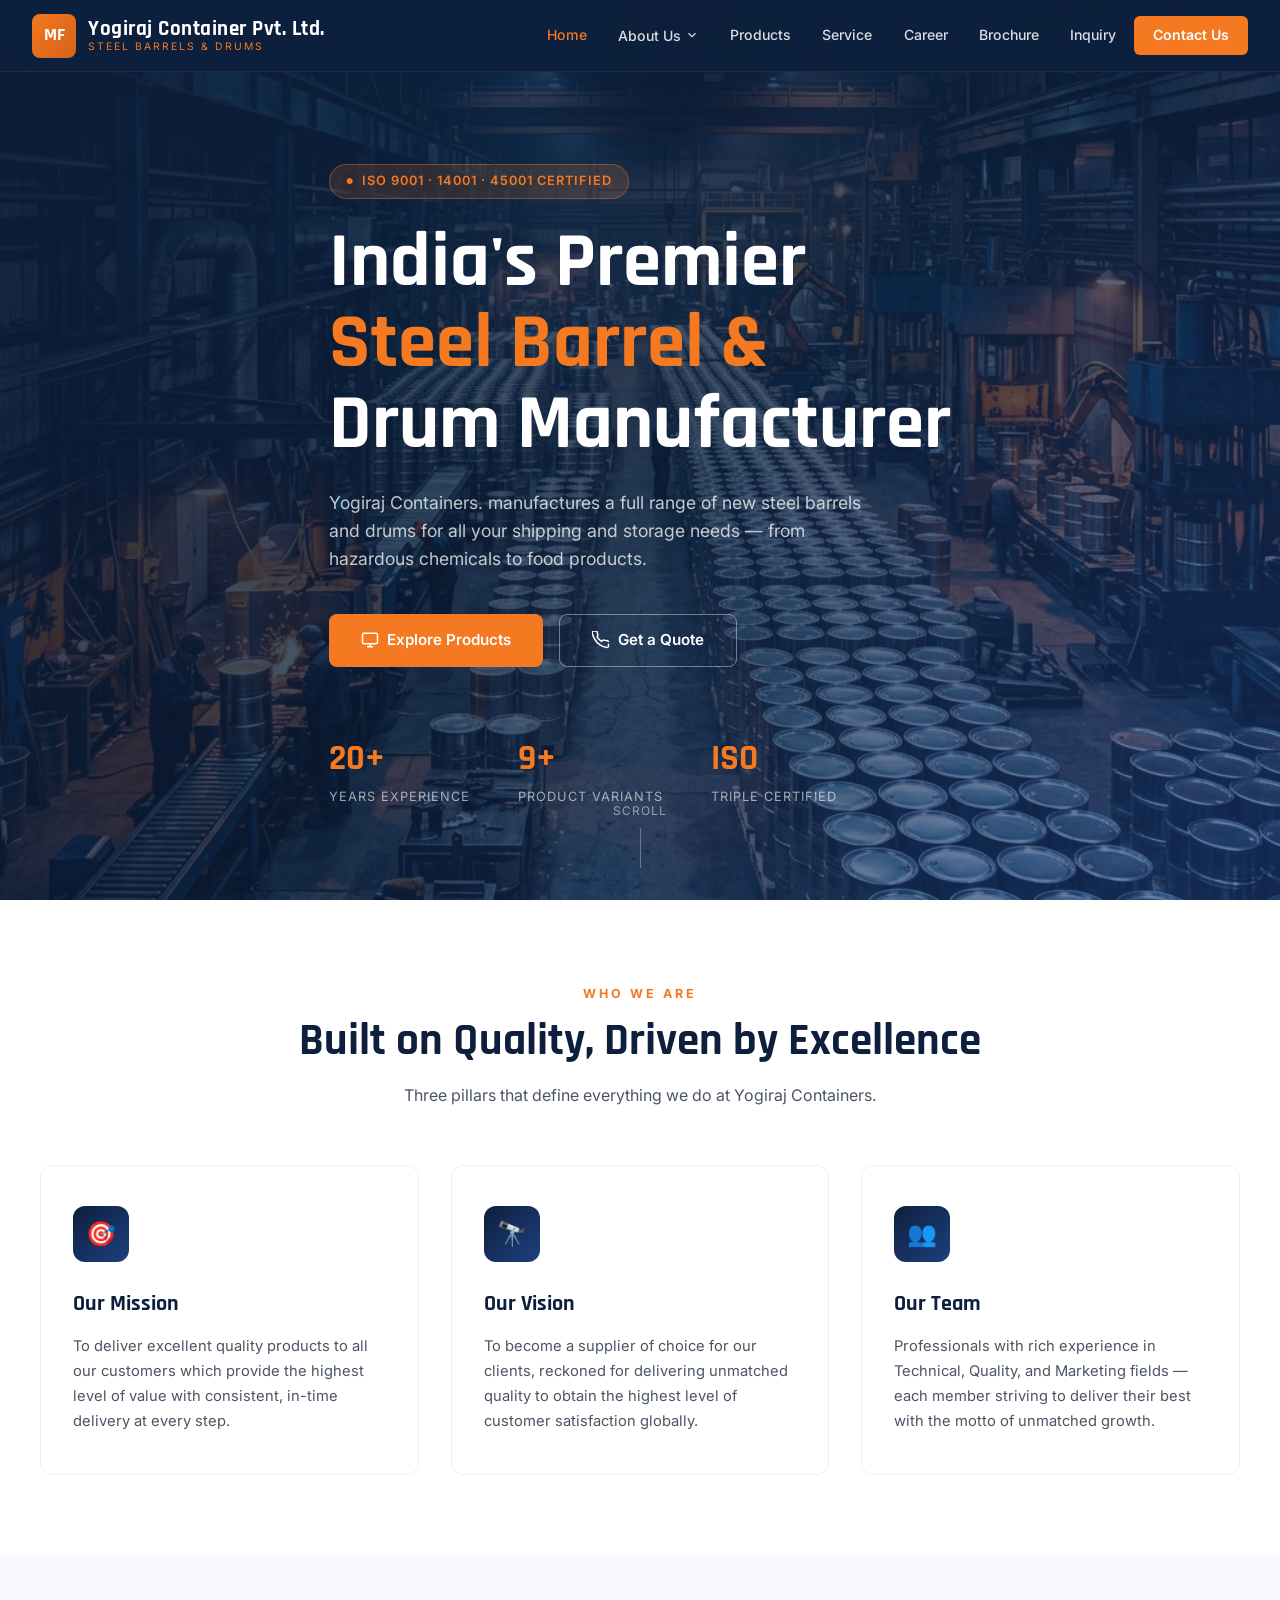
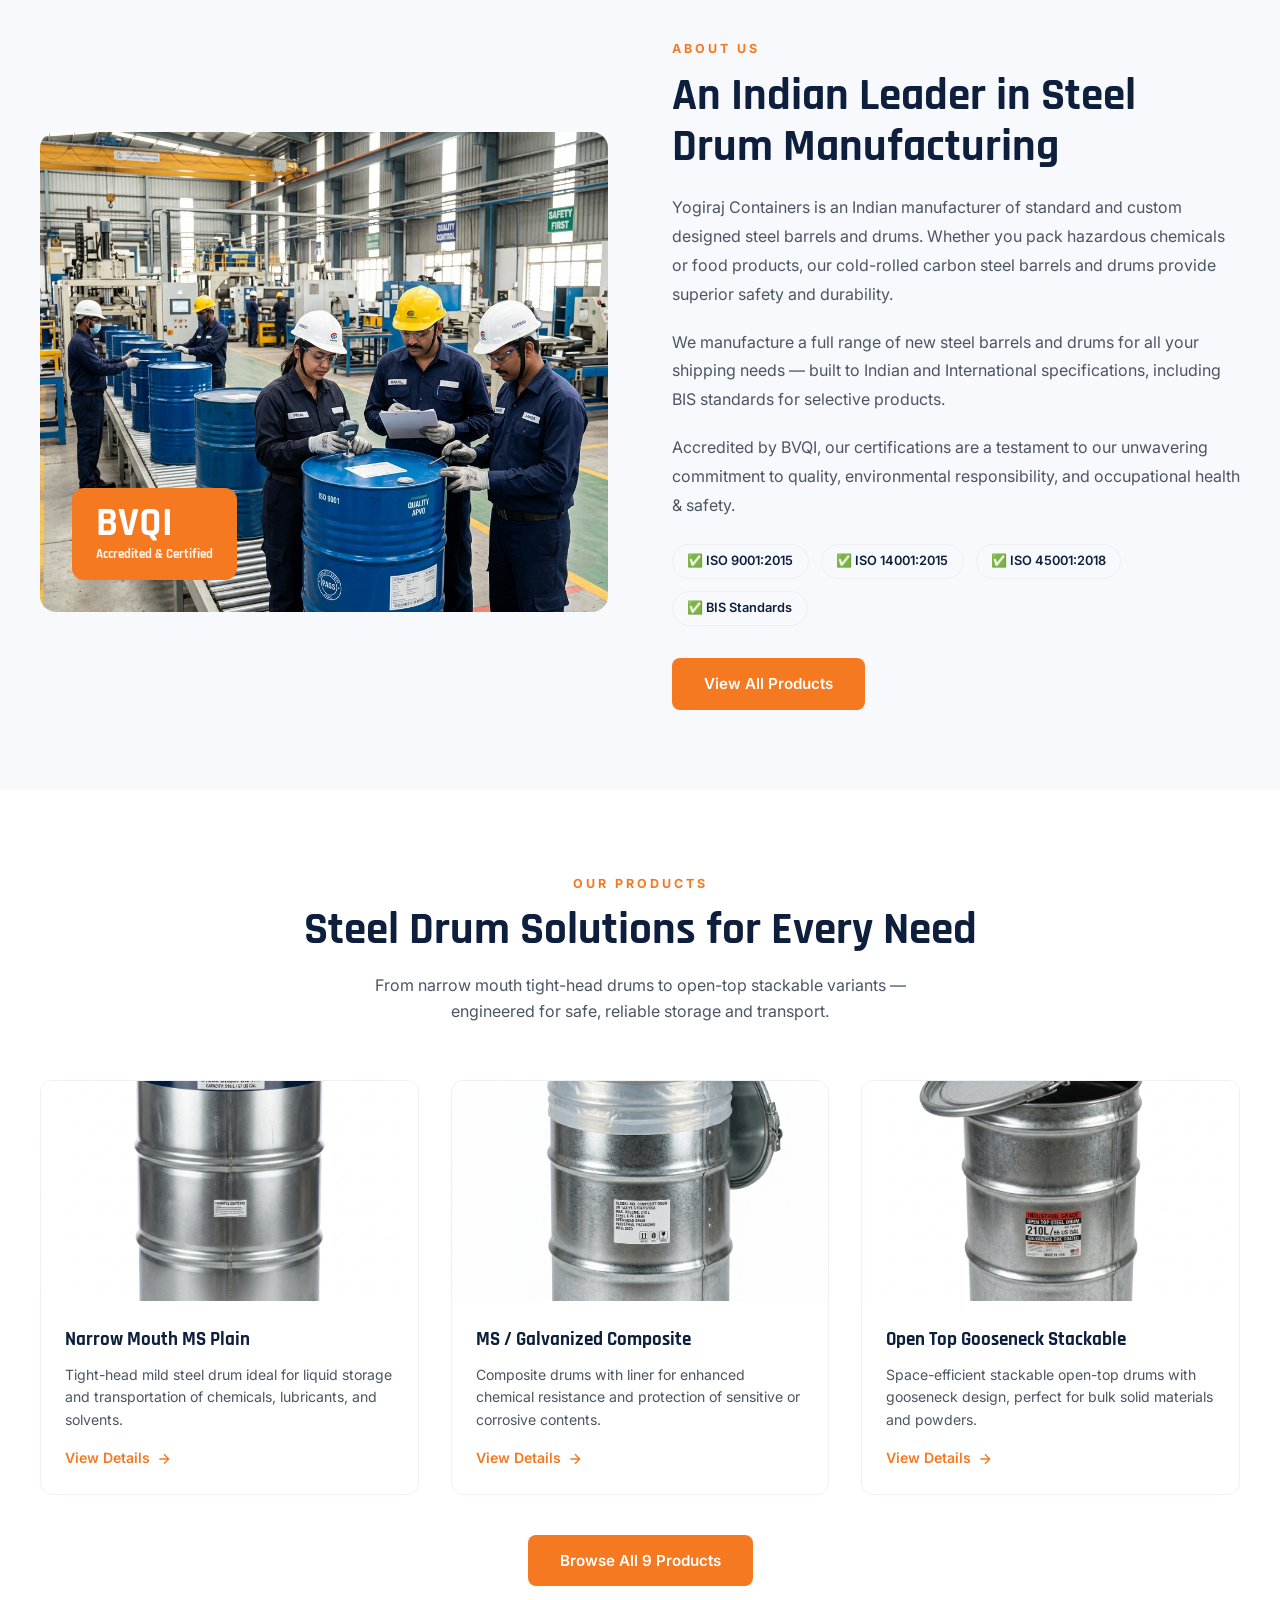
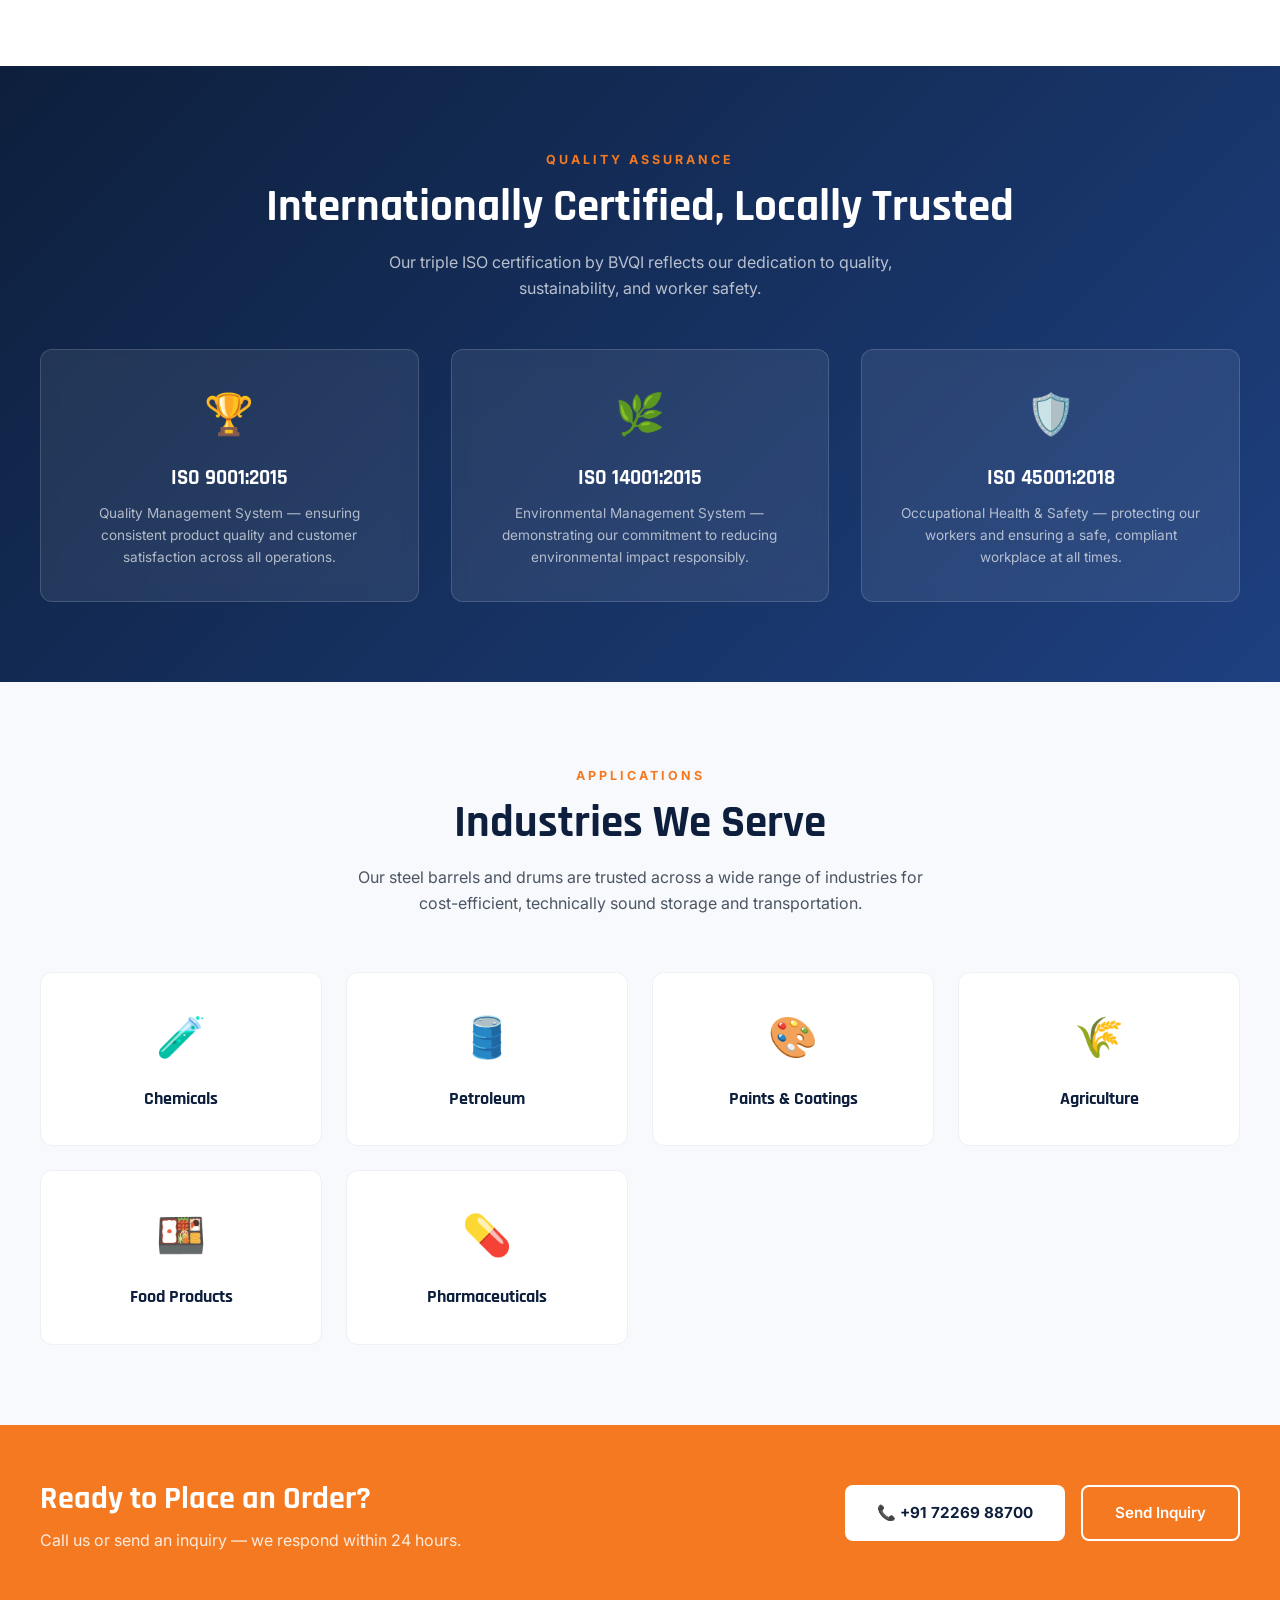
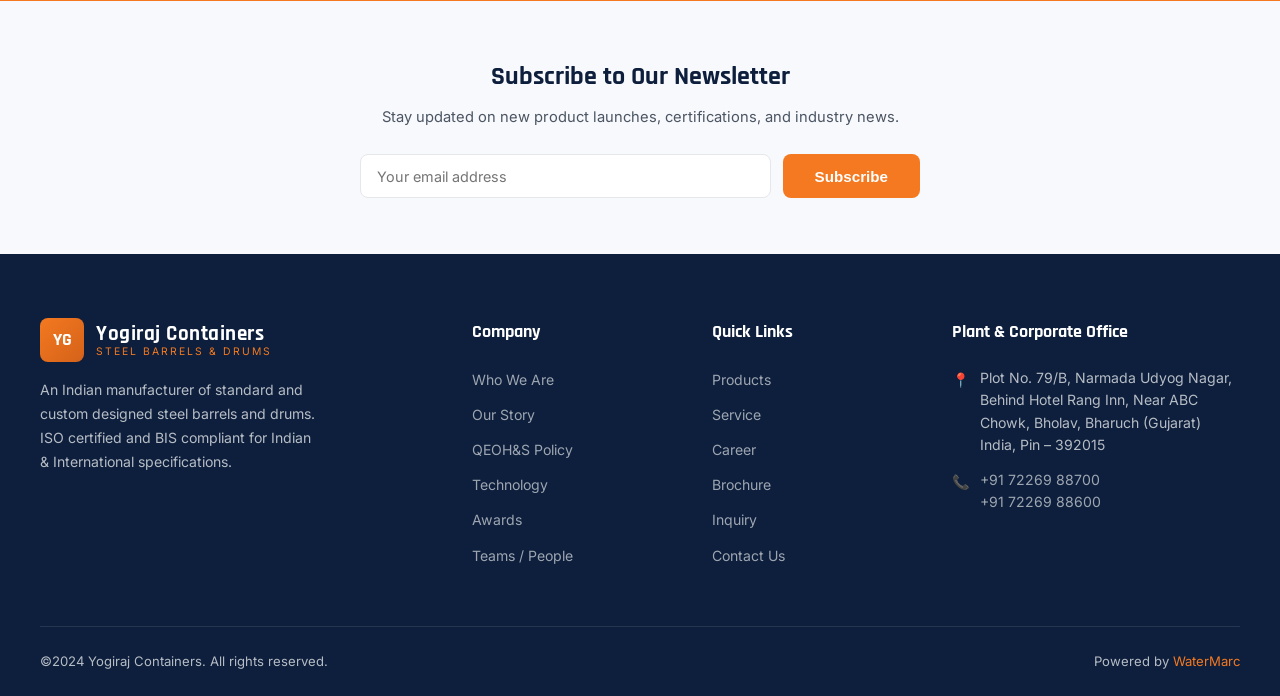
<file: index.html>
<!DOCTYPE html>
<html lang="en">

<head>
  <meta charset="UTF-8" />
  <meta name="viewport" content="width=device-width, initial-scale=1.0" />
  <title>Yogiraj Containers | Steel Barrels & Drums Manufacturer | Bharuch, Gujarat</title>
  <meta name="description"
    content="Yogiraj Containers is an Indian manufacturer of standard and custom designed steel barrels and drums. ISO 9001:2015, ISO 14001:2015 & ISO 45001:2018 certified. Located in Bharuch, Gujarat." />
  <link rel="stylesheet" href="styles.css" />
</head>

<body>

  <!-- NAVBAR -->
  <nav class="navbar" id="navbar">
    <a href="index.html" class="nav-logo">
      <div class="logo-icon">MF</div>
      <div class="logo-text">
        <span class="logo-name">Yogiraj Container Pvt. Ltd.</span>
        <span class="logo-sub">Steel Barrels & Drums</span>
      </div>
    </a>

    <ul class="nav-links" id="navLinks">
      <li><a href="index.html" class="active">Home</a></li>
      <li>
        <button class="nav-toggle">
          About Us
          <svg viewBox="0 0 24 24" fill="none" stroke="currentColor" stroke-width="2">
            <polyline points="6 9 12 15 18 9" />
          </svg>
        </button>
        <ul class="dropdown">
          <li><a href="#">Who We Are</a></li>
          <li><a href="#">Our Story</a></li>
          <li><a href="#">QEOH&S Policy</a></li>
          <li><a href="#">Technology & Modernization</a></li>
          <li><a href="#">Awards & Accreditations</a></li>
          <li><a href="#">Teams / People</a></li>
        </ul>
      </li>
      <li><a href="products.html">Products</a></li>
      <li><a href="#">Service</a></li>
      <li><a href="#">Career</a></li>
      <li><a href="#">Brochure</a></li>
      <li><a href="#">Inquiry</a></li>
      <li><a href="contact.html" class="nav-cta">Contact Us</a></li>
    </ul>

    <button class="hamburger" id="hamburger" aria-label="Toggle menu">
      <span></span><span></span><span></span>
    </button>
  </nav>

  <!-- HERO -->
  <section class="hero" id="home">
    <div class="hero-bg"></div>
    <div class="hero-overlay"></div>
    <div class="hero-content container">
      <div class="hero-badge">ISO 9001 · 14001 · 45001 Certified</div>
      <h1>India's Premier<br /><span>Steel Barrel &</span><br />Drum Manufacturer</h1>
      <p>Yogiraj Containers. manufactures a full range of new steel barrels and drums for all your shipping and storage
        needs — from hazardous chemicals to food products.</p>
      <div class="hero-buttons">
        <a href="products.html" class="btn-primary">
          <svg width="18" height="18" viewBox="0 0 24 24" fill="none" stroke="currentColor" stroke-width="2">
            <rect x="2" y="3" width="20" height="14" rx="2" />
            <path d="M8 21h8M12 17v4" />
          </svg>
          Explore Products
        </a>
        <a href="contact.html" class="btn-secondary">
          <svg width="18" height="18" viewBox="0 0 24 24" fill="none" stroke="currentColor" stroke-width="2">
            <path
              d="M22 16.92v3a2 2 0 01-2.18 2 19.79 19.79 0 01-8.63-3.07A19.5 19.5 0 013.07 9.81 19.79 19.79 0 01.022 1.18 2 2 0 012 0h3a2 2 0 012 1.72c.127.96.361 1.903.7 2.81a2 2 0 01-.45 2.11L6.91 7.91a16 16 0 006 6l1.27-1.27a2 2 0 012.11-.45c.907.339 1.85.573 2.81.7A2 2 0 0122 14.92" />
          </svg>
          Get a Quote
        </a>
      </div>
      <div class="hero-stats">
        <div class="stat">
          <div class="stat-num">20+</div>
          <div class="stat-label">Years Experience</div>
        </div>
        <div class="stat">
          <div class="stat-num">9+</div>
          <div class="stat-label">Product Variants</div>
        </div>
        <div class="stat">
          <div class="stat-num">ISO</div>
          <div class="stat-label">Triple Certified</div>
        </div>
      </div>
    </div>
    <div class="hero-scroll">SCROLL</div>
  </section>

  <!-- MISSION / VISION / TEAM -->
  <section class="section" id="about">
    <div class="container">
      <div class="section-header reveal">
        <span class="section-eyebrow">Who We Are</span>
        <h2 class="section-title">Built on Quality, Driven by Excellence</h2>
        <p class="section-subtitle">Three pillars that define everything we do at Yogiraj Containers.</p>
      </div>
      <div class="mvt-grid">
        <div class="mvt-card reveal">
          <div class="mvt-icon">🎯</div>
          <h3>Our Mission</h3>
          <p>To deliver excellent quality products to all our customers which provide the highest level of value with
            consistent, in-time delivery at every step.</p>
        </div>
        <div class="mvt-card reveal">
          <div class="mvt-icon">🔭</div>
          <h3>Our Vision</h3>
          <p>To become a supplier of choice for our clients, reckoned for delivering unmatched quality to obtain the
            highest level of customer satisfaction globally.</p>
        </div>
        <div class="mvt-card reveal">
          <div class="mvt-icon">👥</div>
          <h3>Our Team</h3>
          <p>Professionals with rich experience in Technical, Quality, and Marketing fields — each member striving to
            deliver their best with the motto of unmatched growth.</p>
        </div>
      </div>
    </div>
  </section>

  <!-- ABOUT US DEEP DIVE -->
  <section class="section section-light">
    <div class="container">
      <div class="about-grid">
        <div class="about-image-wrap reveal">
          <img src="factory.png" alt="Yogiraj Containers manufacturing facility" loading="lazy" />
          <div class="about-badge-float">
            <div class="num">BVQI</div>
            <div class="txt">Accredited & Certified</div>
          </div>
        </div>
        <div class="about-text reveal">
          <span class="section-eyebrow">About Us</span>
          <h2 class="section-title">An Indian Leader in Steel Drum Manufacturing</h2>
          <p>Yogiraj Containers is an Indian manufacturer of standard and custom designed steel barrels and drums. Whether
            you pack hazardous chemicals or food products, our cold-rolled carbon steel barrels and drums provide
            superior safety and durability.</p>
          <p>We manufacture a full range of new steel barrels and drums for all your shipping needs — built to Indian
            and International specifications, including BIS standards for selective products.</p>
          <p>Accredited by BVQI, our certifications are a testament to our unwavering commitment to quality,
            environmental responsibility, and occupational health & safety.</p>
          <div class="cert-badges">
            <span class="cert-badge">✅ ISO 9001:2015</span>
            <span class="cert-badge">✅ ISO 14001:2015</span>
            <span class="cert-badge">✅ ISO 45001:2018</span>
            <span class="cert-badge">✅ BIS Standards</span>
          </div>
          <div style="margin-top:2rem;">
            <a href="products.html" class="btn-primary">View All Products</a>
          </div>
        </div>
      </div>
    </div>
  </section>

  <!-- FEATURED PRODUCTS -->
  <section class="section" id="products">
    <div class="container">
      <div class="section-header reveal">
        <span class="section-eyebrow">Our Products</span>
        <h2 class="section-title">Steel Drum Solutions for Every Need</h2>
        <p class="section-subtitle">From narrow mouth tight-head drums to open-top stackable variants — engineered for
          safe, reliable storage and transport.</p>
      </div>
      <div class="products-grid">
        <a href="products.html" class="product-card reveal">
          <div class="product-img"><img src="product_narrow_mouth.png" alt="Narrow Mouth MS Plain Drum"
              loading="lazy" /></div>
          <div class="product-info">
            <h3>Narrow Mouth MS Plain</h3>
            <p>Tight-head mild steel drum ideal for liquid storage and transportation of chemicals, lubricants, and
              solvents.</p>
            <span class="product-link">View Details <svg width="16" height="16" viewBox="0 0 24 24" fill="none"
                stroke="currentColor" stroke-width="2">
                <path d="M5 12h14M12 5l7 7-7 7" />
              </svg></span>
          </div>
        </a>
        <a href="products.html" class="product-card reveal">
          <div class="product-img"><img src="product_composite.png" alt="MS Galvanized Composite Drum" loading="lazy" />
          </div>
          <div class="product-info">
            <h3>MS / Galvanized Composite</h3>
            <p>Composite drums with liner for enhanced chemical resistance and protection of sensitive or corrosive
              contents.</p>
            <span class="product-link">View Details <svg width="16" height="16" viewBox="0 0 24 24" fill="none"
                stroke="currentColor" stroke-width="2">
                <path d="M5 12h14M12 5l7 7-7 7" />
              </svg></span>
          </div>
        </a>
        <a href="products.html" class="product-card reveal">
          <div class="product-img"><img src="product_open_top.png" alt="Open Top Gooseneck Stackable Drum"
              loading="lazy" /></div>
          <div class="product-info">
            <h3>Open Top Gooseneck Stackable</h3>
            <p>Space-efficient stackable open-top drums with gooseneck design, perfect for bulk solid materials and
              powders.</p>
            <span class="product-link">View Details <svg width="16" height="16" viewBox="0 0 24 24" fill="none"
                stroke="currentColor" stroke-width="2">
                <path d="M5 12h14M12 5l7 7-7 7" />
              </svg></span>
          </div>
        </a>
      </div>
      <div style="text-align:center; margin-top:2.5rem;" class="reveal">
        <a href="products.html" class="btn-primary">Browse All 9 Products</a>
      </div>
    </div>
  </section>

  <!-- ISO / CERTIFICATIONS -->
  <section class="cert-section">
    <div class="container">
      <div class="reveal">
        <span class="section-eyebrow">Quality Assurance</span>
        <h2 class="section-title">Internationally Certified, Locally Trusted</h2>
        <p class="section-subtitle">Our triple ISO certification by BVQI reflects our dedication to quality,
          sustainability, and worker safety.</p>
      </div>
      <div class="cert-grid">
        <div class="cert-card reveal">
          <div class="cert-icon">🏆</div>
          <h3>ISO 9001:2015</h3>
          <p>Quality Management System — ensuring consistent product quality and customer satisfaction across all
            operations.</p>
        </div>
        <div class="cert-card reveal">
          <div class="cert-icon">🌿</div>
          <h3>ISO 14001:2015</h3>
          <p>Environmental Management System — demonstrating our commitment to reducing environmental impact
            responsibly.</p>
        </div>
        <div class="cert-card reveal">
          <div class="cert-icon">🛡️</div>
          <h3>ISO 45001:2018</h3>
          <p>Occupational Health & Safety — protecting our workers and ensuring a safe, compliant workplace at all
            times.</p>
        </div>
      </div>
    </div>
  </section>

  <!-- APPLICATIONS -->
  <section class="section section-light" id="applications">
    <div class="container">
      <div class="section-header reveal">
        <span class="section-eyebrow">Applications</span>
        <h2 class="section-title">Industries We Serve</h2>
        <p class="section-subtitle">Our steel barrels and drums are trusted across a wide range of industries for
          cost-efficient, technically sound storage and transportation.</p>
      </div>
      <div class="apps-grid">
        <div class="app-card reveal">
          <div class="app-icon">🧪</div>
          <h4>Chemicals</h4>
        </div>
        <div class="app-card reveal">
          <div class="app-icon">🛢️</div>
          <h4>Petroleum</h4>
        </div>
        <div class="app-card reveal">
          <div class="app-icon">🎨</div>
          <h4>Paints & Coatings</h4>
        </div>
        <div class="app-card reveal">
          <div class="app-icon">🌾</div>
          <h4>Agriculture</h4>
        </div>
        <div class="app-card reveal">
          <div class="app-icon">🍱</div>
          <h4>Food Products</h4>
        </div>
        <div class="app-card reveal">
          <div class="app-icon">💊</div>
          <h4>Pharmaceuticals</h4>
        </div>
        <div class="app-card reveal">
          <div class="app-icon">🏗️</div>
          <h4>Construction</h4>
        </div>
        <div class="app-card reveal">
          <div class="app-icon">⚙️</div>
          <h4>Lubricants</h4>
        </div>
      </div>
    </div>
  </section>

  <!-- CONTACT STRIP -->
  <div class="contact-strip">
    <div class="container">
      <div class="strip-text">
        <h2>Ready to Place an Order?</h2>
        <p>Call us or send an inquiry — we respond within 24 hours.</p>
      </div>
      <div class="strip-actions">
        <a href="tel:+917226988700" class="btn-white">📞 +91 72269 88700</a>
        <a href="contact.html" class="btn-outline-white">Send Inquiry</a>
      </div>
    </div>
  </div>

  <!-- NEWSLETTER -->
  <section style="background:#f8f9fc; padding:3.5rem 2rem; text-align:center;">
    <div class="container" style="max-width:560px;">
      <h3
        style="font-family:'Rajdhani',sans-serif;font-size:1.6rem;font-weight:700;color:var(--navy);margin-bottom:0.5rem;">
        Subscribe to Our Newsletter</h3>
      <p style="color:var(--gray-600);margin-bottom:1.5rem;font-size:0.92rem;">Stay updated on new product launches,
        certifications, and industry news.</p>
      <form id="newsletterForm" style="display:flex;gap:0.75rem;flex-wrap:wrap;justify-content:center;"
        onsubmit="handleNewsletter(event)">
        <input type="email" id="newsletterEmail" placeholder="Your email address" required
          style="flex:1;min-width:240px;padding:0.8rem 1rem;border:1.5px solid #e5e7eb;border-radius:8px;font-family:inherit;font-size:0.9rem;outline:none;" />
        <button type="submit" class="btn-primary" style="white-space:nowrap;">Subscribe</button>
      </form>
      <p id="newsletterMsg" style="margin-top:0.75rem;color:var(--orange);font-size:0.88rem;display:none;">✅ Thanks for
        subscribing!</p>
    </div>
  </section>

  <!-- FOOTER -->
  <footer>
    <div class="container">
      <div class="footer-grid">
        <div class="footer-brand">
          <a href="index.html" class="nav-logo" style="margin-bottom:1rem;display:inline-flex;">
            <div class="logo-icon">YG</div>
            <div class="logo-text">
              <span class="logo-name">Yogiraj Containers</span>
              <span class="logo-sub">Steel Barrels & Drums</span>
            </div>
          </a>
          <p>An Indian manufacturer of standard and custom designed steel barrels and drums. ISO certified and BIS
            compliant for Indian & International specifications.</p>
        </div>
        <div class="footer-col">
          <h4>Company</h4>
          <ul>
            <li><a href="#">Who We Are</a></li>
            <li><a href="#">Our Story</a></li>
            <li><a href="#">QEOH&S Policy</a></li>
            <li><a href="#">Technology</a></li>
            <li><a href="#">Awards</a></li>
            <li><a href="#">Teams / People</a></li>
          </ul>
        </div>
        <div class="footer-col">
          <h4>Quick Links</h4>
          <ul>
            <li><a href="products.html">Products</a></li>
            <li><a href="#">Service</a></li>
            <li><a href="#">Career</a></li>
            <li><a href="#">Brochure</a></li>
            <li><a href="#">Inquiry</a></li>
            <li><a href="contact.html">Contact Us</a></li>
          </ul>
        </div>
        <div class="footer-col">
          <h4>Plant & Corporate Office</h4>
          <div class="footer-contact-item">
            <span class="icon">📍</span>
            <span>Plot No. 79/B, Narmada Udyog Nagar, Behind Hotel Rang Inn, Near ABC Chowk, Bholav, Bharuch (Gujarat)
              India, Pin – 392015</span>
          </div>
          <div class="footer-contact-item">
            <span class="icon">📞</span>
            <div>
              <a href="tel:+917226988700">+91 72269 88700</a><br />
              <a href="tel:+917226988600">+91 72269 88600</a>
            </div>
          </div>
        </div>
      </div>
      <div class="footer-bottom">
        <span>©2024 Yogiraj Containers. All rights reserved.</span>
        <span>Powered by <a href="#">WaterMarc</a></span>
      </div>
    </div>
  </footer>

  <script>
    // Navbar scroll effect
    const navbar = document.getElementById('navbar');
    window.addEventListener('scroll', () => {
      navbar.classList.toggle('scrolled', window.scrollY > 50);
    });

    // Hamburger toggle
    const hamburger = document.getElementById('hamburger');
    const navLinks = document.getElementById('navLinks');
    hamburger.addEventListener('click', () => {
      navLinks.classList.toggle('open');
      const spans = hamburger.querySelectorAll('span');
      navLinks.classList.contains('open')
        ? (spans[0].style.transform = 'rotate(45deg) translate(5px,5px)', spans[1].style.opacity = '0', spans[2].style.transform = 'rotate(-45deg) translate(5px,-5px)')
        : (spans[0].style.transform = '', spans[1].style.opacity = '', spans[2].style.transform = '');
    });

    // Scroll reveal
    const reveals = document.querySelectorAll('.reveal');
    const observer = new IntersectionObserver((entries) => {
      entries.forEach((e, i) => {
        if (e.isIntersecting) {
          setTimeout(() => e.target.classList.add('visible'), i * 80);
          observer.unobserve(e.target);
        }
      });
    }, { threshold: 0.1, rootMargin: '0px 0px -40px 0px' });
    reveals.forEach(el => observer.observe(el));

    // Newsletter
    function handleNewsletter(e) {
      e.preventDefault();
      document.getElementById('newsletterMsg').style.display = 'block';
      document.getElementById('newsletterEmail').value = '';
    }
  </script>
</body>

</html>
</file>
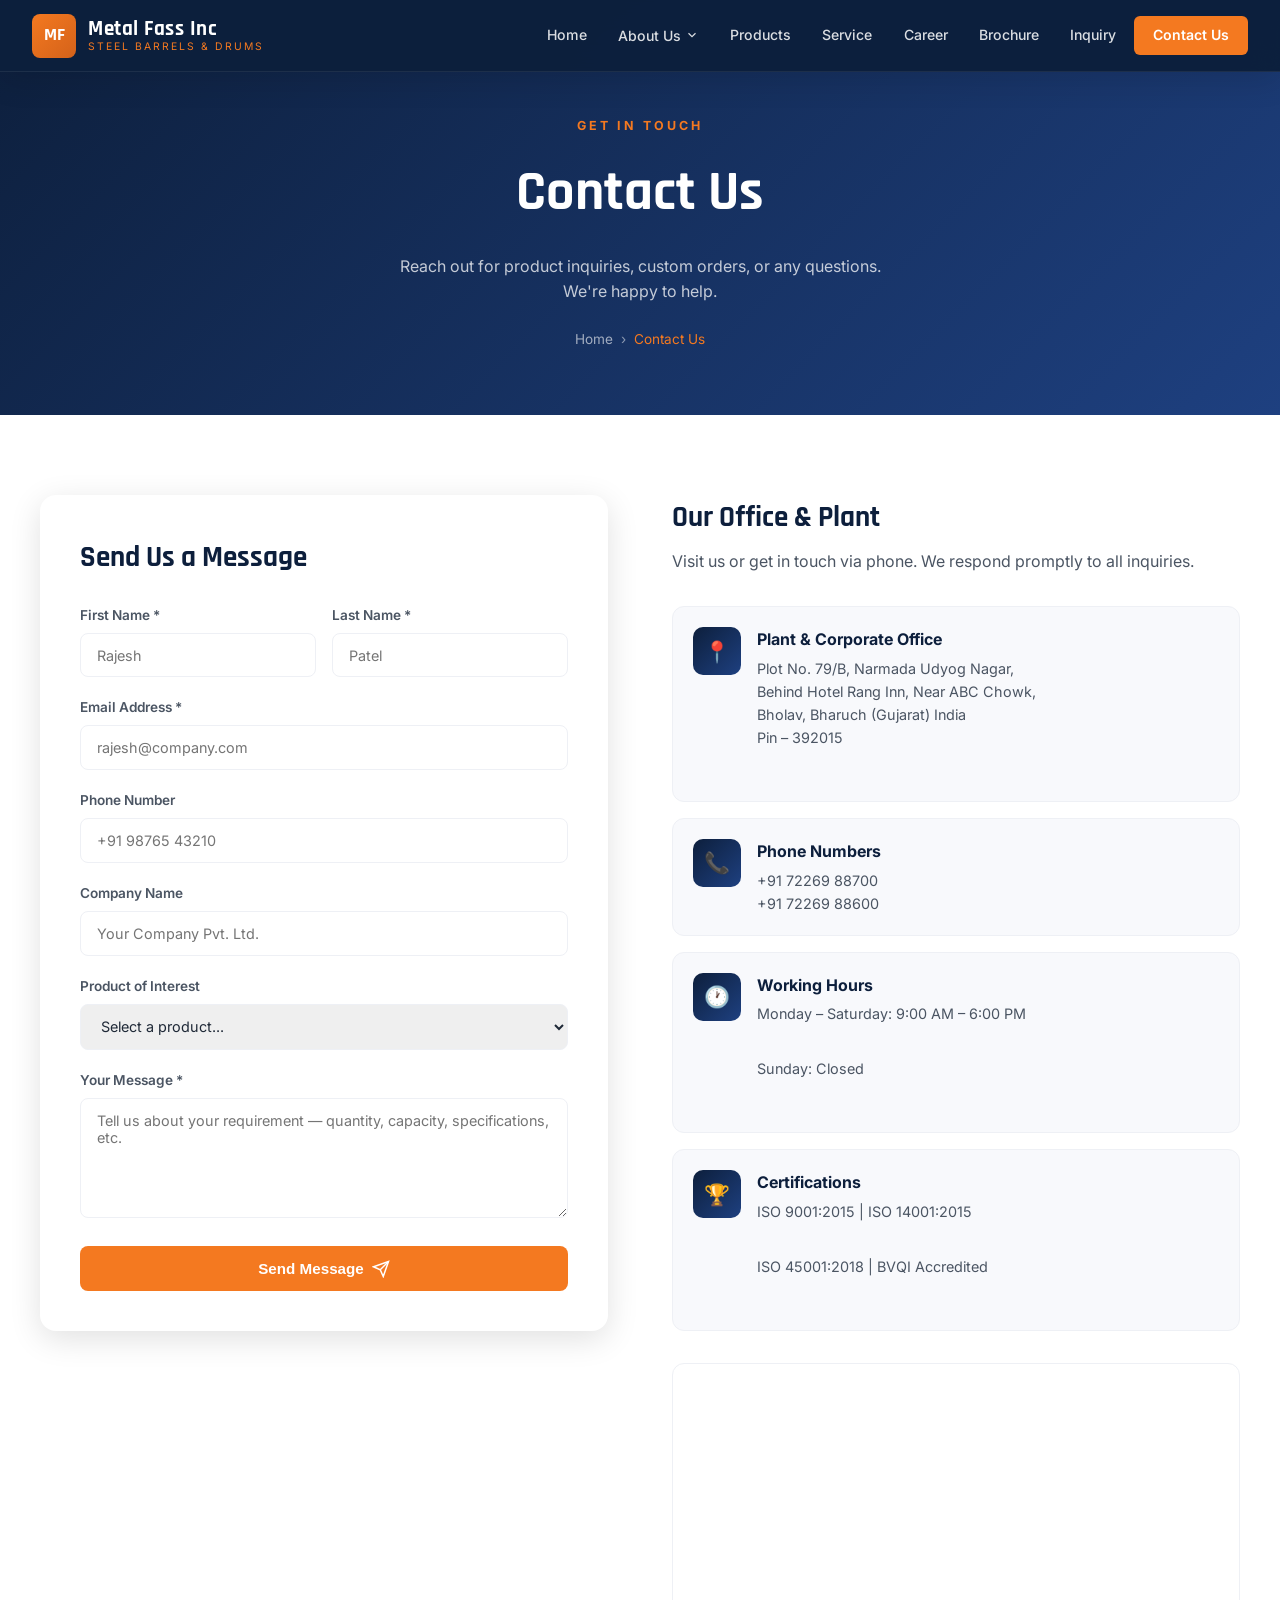
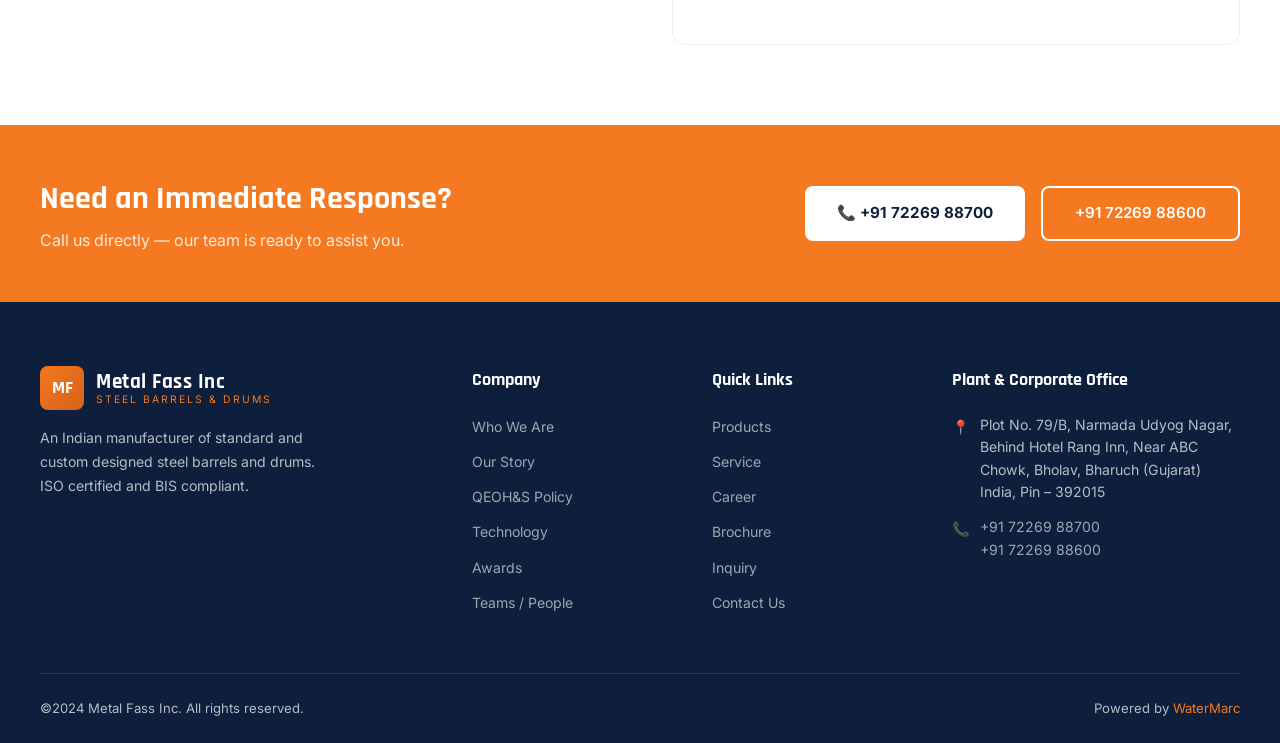
<file: contact.html>
<!DOCTYPE html>
<html lang="en">
<head>
  <meta charset="UTF-8" />
  <meta name="viewport" content="width=device-width, initial-scale=1.0" />
  <title>Contact Us | Metal Fass Inc – Steel Barrels & Drums</title>
  <meta name="description" content="Contact Metal Fass Inc for steel barrel and drum inquiries. Located in Bharuch, Gujarat. Call +91 7226988700 or send us a message." />
  <link rel="stylesheet" href="styles.css" />
</head>
<body>

<!-- NAVBAR -->
<nav class="navbar scrolled" id="navbar">
  <a href="index.html" class="nav-logo">
    <div class="logo-icon">MF</div>
    <div class="logo-text">
      <span class="logo-name">Metal Fass Inc</span>
      <span class="logo-sub">Steel Barrels & Drums</span>
    </div>
  </a>
  <ul class="nav-links" id="navLinks">
    <li><a href="index.html">Home</a></li>
    <li>
      <button class="nav-toggle">About Us
        <svg viewBox="0 0 24 24" fill="none" stroke="currentColor" stroke-width="2"><polyline points="6 9 12 15 18 9"/></svg>
      </button>
      <ul class="dropdown">
        <li><a href="#">Who We Are</a></li>
        <li><a href="#">Our Story</a></li>
        <li><a href="#">QEOH&S Policy</a></li>
        <li><a href="#">Technology & Modernization</a></li>
        <li><a href="#">Awards & Accreditations</a></li>
        <li><a href="#">Teams / People</a></li>
      </ul>
    </li>
    <li><a href="products.html">Products</a></li>
    <li><a href="#">Service</a></li>
    <li><a href="#">Career</a></li>
    <li><a href="#">Brochure</a></li>
    <li><a href="#">Inquiry</a></li>
    <li><a href="contact.html" class="nav-cta active">Contact Us</a></li>
  </ul>
  <button class="hamburger" id="hamburger" aria-label="Toggle menu">
    <span></span><span></span><span></span>
  </button>
</nav>

<!-- PAGE HERO -->
<section class="page-hero">
  <div class="container">
    <span class="section-eyebrow" style="color:var(--orange);">Get In Touch</span>
    <h1>Contact Us</h1>
    <p>Reach out for product inquiries, custom orders, or any questions. We're happy to help.</p>
    <div class="breadcrumb">
      <a href="index.html">Home</a> › <span>Contact Us</span>
    </div>
  </div>
</section>

<!-- CONTACT CONTENT -->
<section class="section">
  <div class="container">
    <div class="contact-grid">

      <!-- FORM -->
      <div class="contact-form reveal">
        <h2>Send Us a Message</h2>
        <form id="contactForm" onsubmit="handleContact(event)">
          <div class="form-row">
            <div class="form-group">
              <label for="firstName">First Name *</label>
              <input type="text" id="firstName" name="firstName" placeholder="Rajesh" required />
            </div>
            <div class="form-group">
              <label for="lastName">Last Name *</label>
              <input type="text" id="lastName" name="lastName" placeholder="Patel" required />
            </div>
          </div>
          <div class="form-group">
            <label for="email">Email Address *</label>
            <input type="email" id="email" name="email" placeholder="rajesh@company.com" required />
          </div>
          <div class="form-group">
            <label for="phone">Phone Number</label>
            <input type="tel" id="phone" name="phone" placeholder="+91 98765 43210" />
          </div>
          <div class="form-group">
            <label for="company">Company Name</label>
            <input type="text" id="company" name="company" placeholder="Your Company Pvt. Ltd." />
          </div>
          <div class="form-group">
            <label for="product">Product of Interest</label>
            <select id="product" name="product">
              <option value="">Select a product...</option>
              <option>Narrow Mouth MS Plain</option>
              <option>MS / Galvanized Composite Drums with Liner</option>
              <option>Open Top Goose Neck Stackable</option>
              <option>MS / Galvanized Open Top</option>
              <option>Narrow Mouth MS Epoxy Coated</option>
              <option>MS / Galvanized Composite with Liner</option>
              <option>Open Top – Regular MS Plain</option>
              <option>Open Top – Gooseneck MS Plain</option>
              <option>Narrow Mouth Galvanized Plain</option>
              <option>Custom / Other</option>
            </select>
          </div>
          <div class="form-group">
            <label for="message">Your Message *</label>
            <textarea id="message" name="message" placeholder="Tell us about your requirement — quantity, capacity, specifications, etc." required></textarea>
          </div>
          <button type="submit" class="btn-primary" style="width:100%;justify-content:center;">
            Send Message
            <svg width="18" height="18" viewBox="0 0 24 24" fill="none" stroke="currentColor" stroke-width="2"><line x1="22" y1="2" x2="11" y2="13"/><polygon points="22 2 15 22 11 13 2 9 22 2"/></svg>
          </button>
          <div id="formSuccess" style="display:none;margin-top:1rem;padding:1rem;background:#f0fdf4;border:1px solid #bbf7d0;border-radius:8px;color:#15803d;font-size:0.9rem;text-align:center;">
            ✅ Thank you! Your message has been sent. We'll get back to you within 24 hours.
          </div>
        </form>
      </div>

      <!-- INFO -->
      <div class="contact-info reveal">
        <h2>Our Office & Plant</h2>
        <p>Visit us or get in touch via phone. We respond promptly to all inquiries.</p>

        <div class="info-card">
          <div class="info-card-icon">📍</div>
          <div class="info-card-text">
            <h4>Plant & Corporate Office</h4>
            <p>Plot No. 79/B, Narmada Udyog Nagar,<br/>
            Behind Hotel Rang Inn, Near ABC Chowk,<br/>
            Bholav, Bharuch (Gujarat) India<br/>
            Pin – 392015</p>
          </div>
        </div>

        <div class="info-card">
          <div class="info-card-icon">📞</div>
          <div class="info-card-text">
            <h4>Phone Numbers</h4>
            <a href="tel:+917226988700">+91 72269 88700</a>
            <a href="tel:+917226988600">+91 72269 88600</a>
          </div>
        </div>

        <div class="info-card">
          <div class="info-card-icon">🕐</div>
          <div class="info-card-text">
            <h4>Working Hours</h4>
            <p>Monday – Saturday: 9:00 AM – 6:00 PM</p>
            <p>Sunday: Closed</p>
          </div>
        </div>

        <div class="info-card">
          <div class="info-card-icon">🏆</div>
          <div class="info-card-text">
            <h4>Certifications</h4>
            <p>ISO 9001:2015 | ISO 14001:2015</p>
            <p>ISO 45001:2018 | BVQI Accredited</p>
          </div>
        </div>

        <div class="map-embed">
          <iframe
            src="https://www.google.com/maps/embed?pb=!1m18!1m12!1m3!1d3715.5!2d72.97!3d21.72!2m3!1f0!2f0!3f0!3m2!1i1024!2i768!4f13.1!3m3!1m2!1s0x0%3A0x0!2zMjHCsDQzJzEyLjAiTiA3MsKwNTgnMTIuMCJF!5e0!3m2!1sen!2sin!4v1000000000000"
            allowfullscreen="" loading="lazy" referrerpolicy="no-referrer-when-downgrade"
            title="Metal Fass Inc Location Map">
          </iframe>
        </div>
      </div>

    </div>
  </div>
</section>

<!-- CONTACT STRIP -->
<div class="contact-strip">
  <div class="container">
    <div class="strip-text">
      <h2>Need an Immediate Response?</h2>
      <p>Call us directly — our team is ready to assist you.</p>
    </div>
    <div class="strip-actions">
      <a href="tel:+917226988700" class="btn-white">📞 +91 72269 88700</a>
      <a href="tel:+917226988600" class="btn-outline-white">+91 72269 88600</a>
    </div>
  </div>
</div>

<!-- FOOTER -->
<footer>
  <div class="container">
    <div class="footer-grid">
      <div class="footer-brand">
        <a href="index.html" class="nav-logo" style="margin-bottom:1rem;display:inline-flex;">
          <div class="logo-icon">MF</div>
          <div class="logo-text">
            <span class="logo-name">Metal Fass Inc</span>
            <span class="logo-sub">Steel Barrels & Drums</span>
          </div>
        </a>
        <p>An Indian manufacturer of standard and custom designed steel barrels and drums. ISO certified and BIS compliant.</p>
      </div>
      <div class="footer-col">
        <h4>Company</h4>
        <ul>
          <li><a href="#">Who We Are</a></li>
          <li><a href="#">Our Story</a></li>
          <li><a href="#">QEOH&S Policy</a></li>
          <li><a href="#">Technology</a></li>
          <li><a href="#">Awards</a></li>
          <li><a href="#">Teams / People</a></li>
        </ul>
      </div>
      <div class="footer-col">
        <h4>Quick Links</h4>
        <ul>
          <li><a href="products.html">Products</a></li>
          <li><a href="#">Service</a></li>
          <li><a href="#">Career</a></li>
          <li><a href="#">Brochure</a></li>
          <li><a href="#">Inquiry</a></li>
          <li><a href="contact.html">Contact Us</a></li>
        </ul>
      </div>
      <div class="footer-col">
        <h4>Plant & Corporate Office</h4>
        <div class="footer-contact-item">
          <span class="icon">📍</span>
          <span>Plot No. 79/B, Narmada Udyog Nagar, Behind Hotel Rang Inn, Near ABC Chowk, Bholav, Bharuch (Gujarat) India, Pin – 392015</span>
        </div>
        <div class="footer-contact-item">
          <span class="icon">📞</span>
          <div>
            <a href="tel:+917226988700">+91 72269 88700</a><br/>
            <a href="tel:+917226988600">+91 72269 88600</a>
          </div>
        </div>
      </div>
    </div>
    <div class="footer-bottom">
      <span>©2024 Metal Fass Inc. All rights reserved.</span>
      <span>Powered by <a href="#">WaterMarc</a></span>
    </div>
  </div>
</footer>

<script>
  const hamburger = document.getElementById('hamburger');
  const navLinks = document.getElementById('navLinks');
  hamburger.addEventListener('click', () => {
    navLinks.classList.toggle('open');
    const spans = hamburger.querySelectorAll('span');
    navLinks.classList.contains('open')
      ? (spans[0].style.transform='rotate(45deg) translate(5px,5px)', spans[1].style.opacity='0', spans[2].style.transform='rotate(-45deg) translate(5px,-5px)')
      : (spans[0].style.transform='', spans[1].style.opacity='', spans[2].style.transform='');
  });
  const reveals = document.querySelectorAll('.reveal');
  const observer = new IntersectionObserver((entries) => {
    entries.forEach((e, i) => {
      if (e.isIntersecting) { setTimeout(() => e.target.classList.add('visible'), i * 100); observer.unobserve(e.target); }
    });
  }, { threshold: 0.1 });
  reveals.forEach(el => observer.observe(el));

  function handleContact(e) {
    e.preventDefault();
    document.getElementById('formSuccess').style.display = 'block';
    e.target.reset();
    document.getElementById('formSuccess').scrollIntoView({ behavior: 'smooth', block: 'nearest' });
  }
</script>
</body>
</html>
</file>
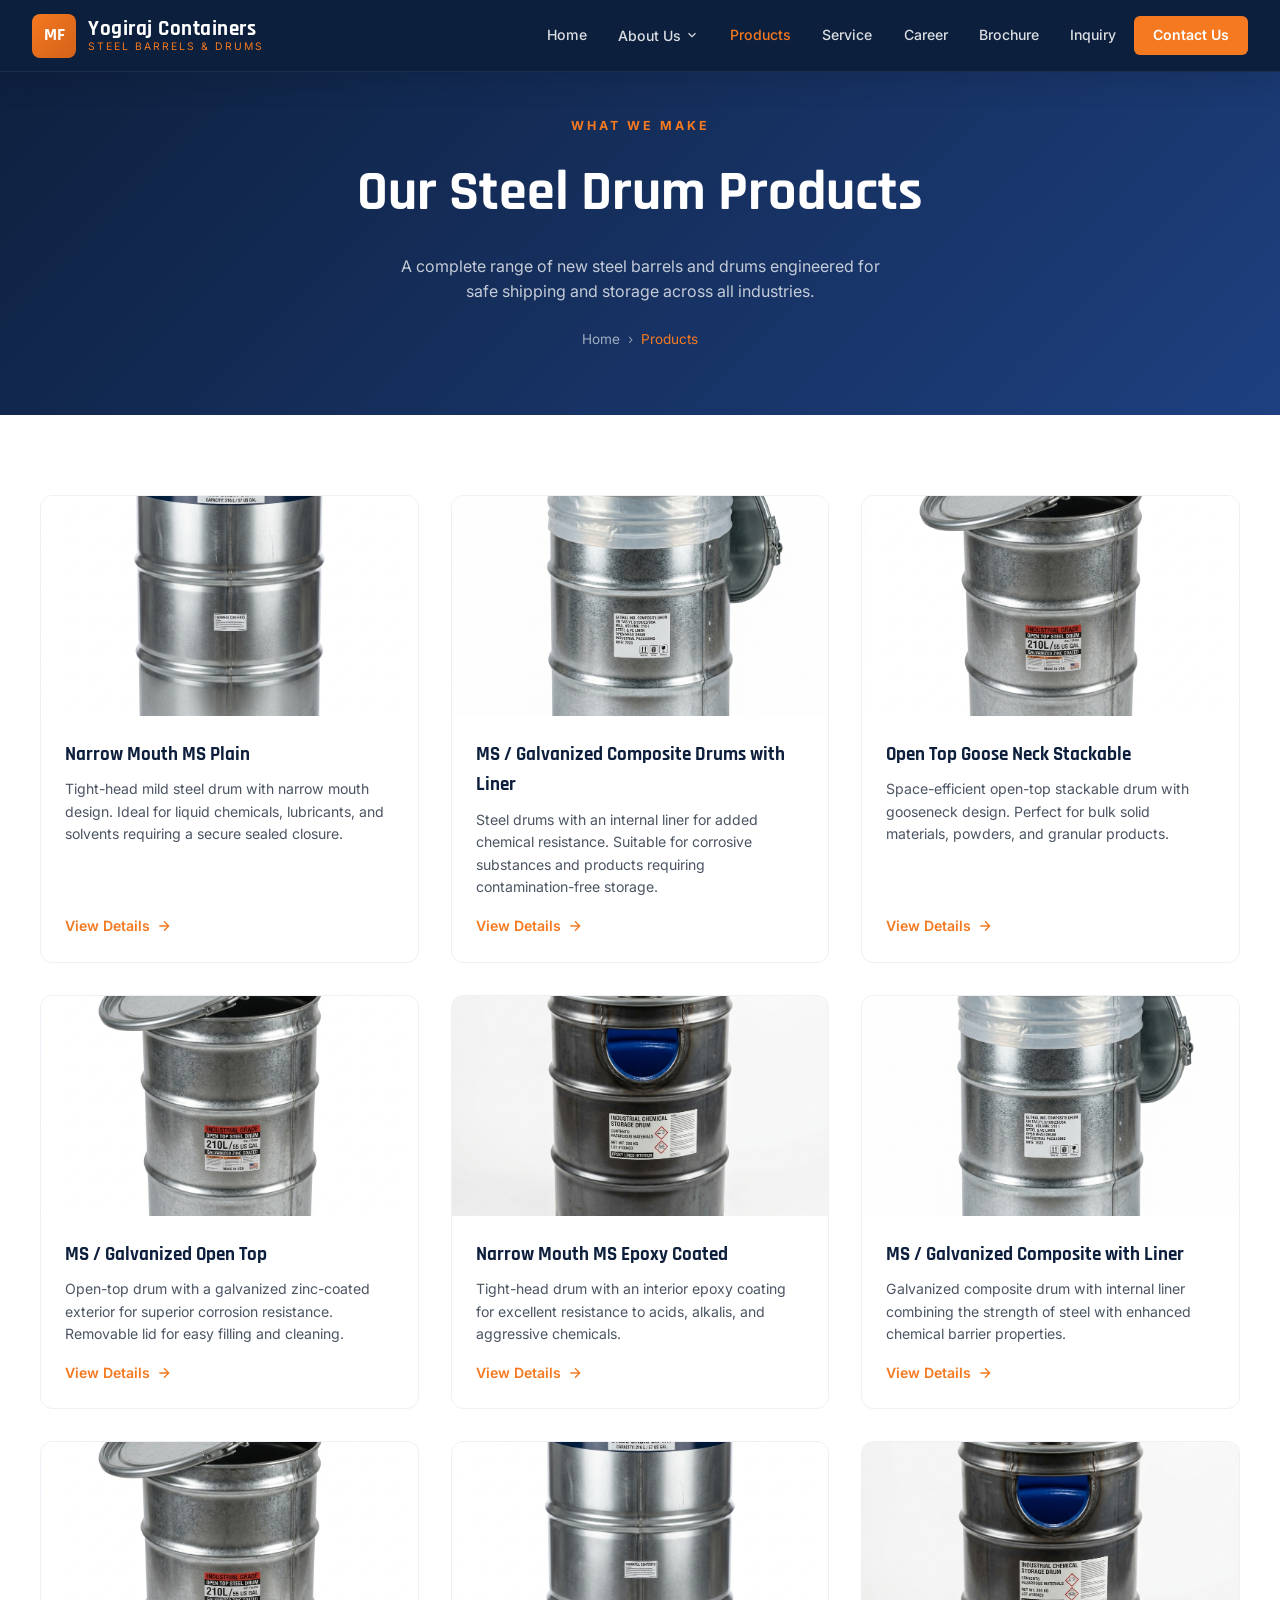
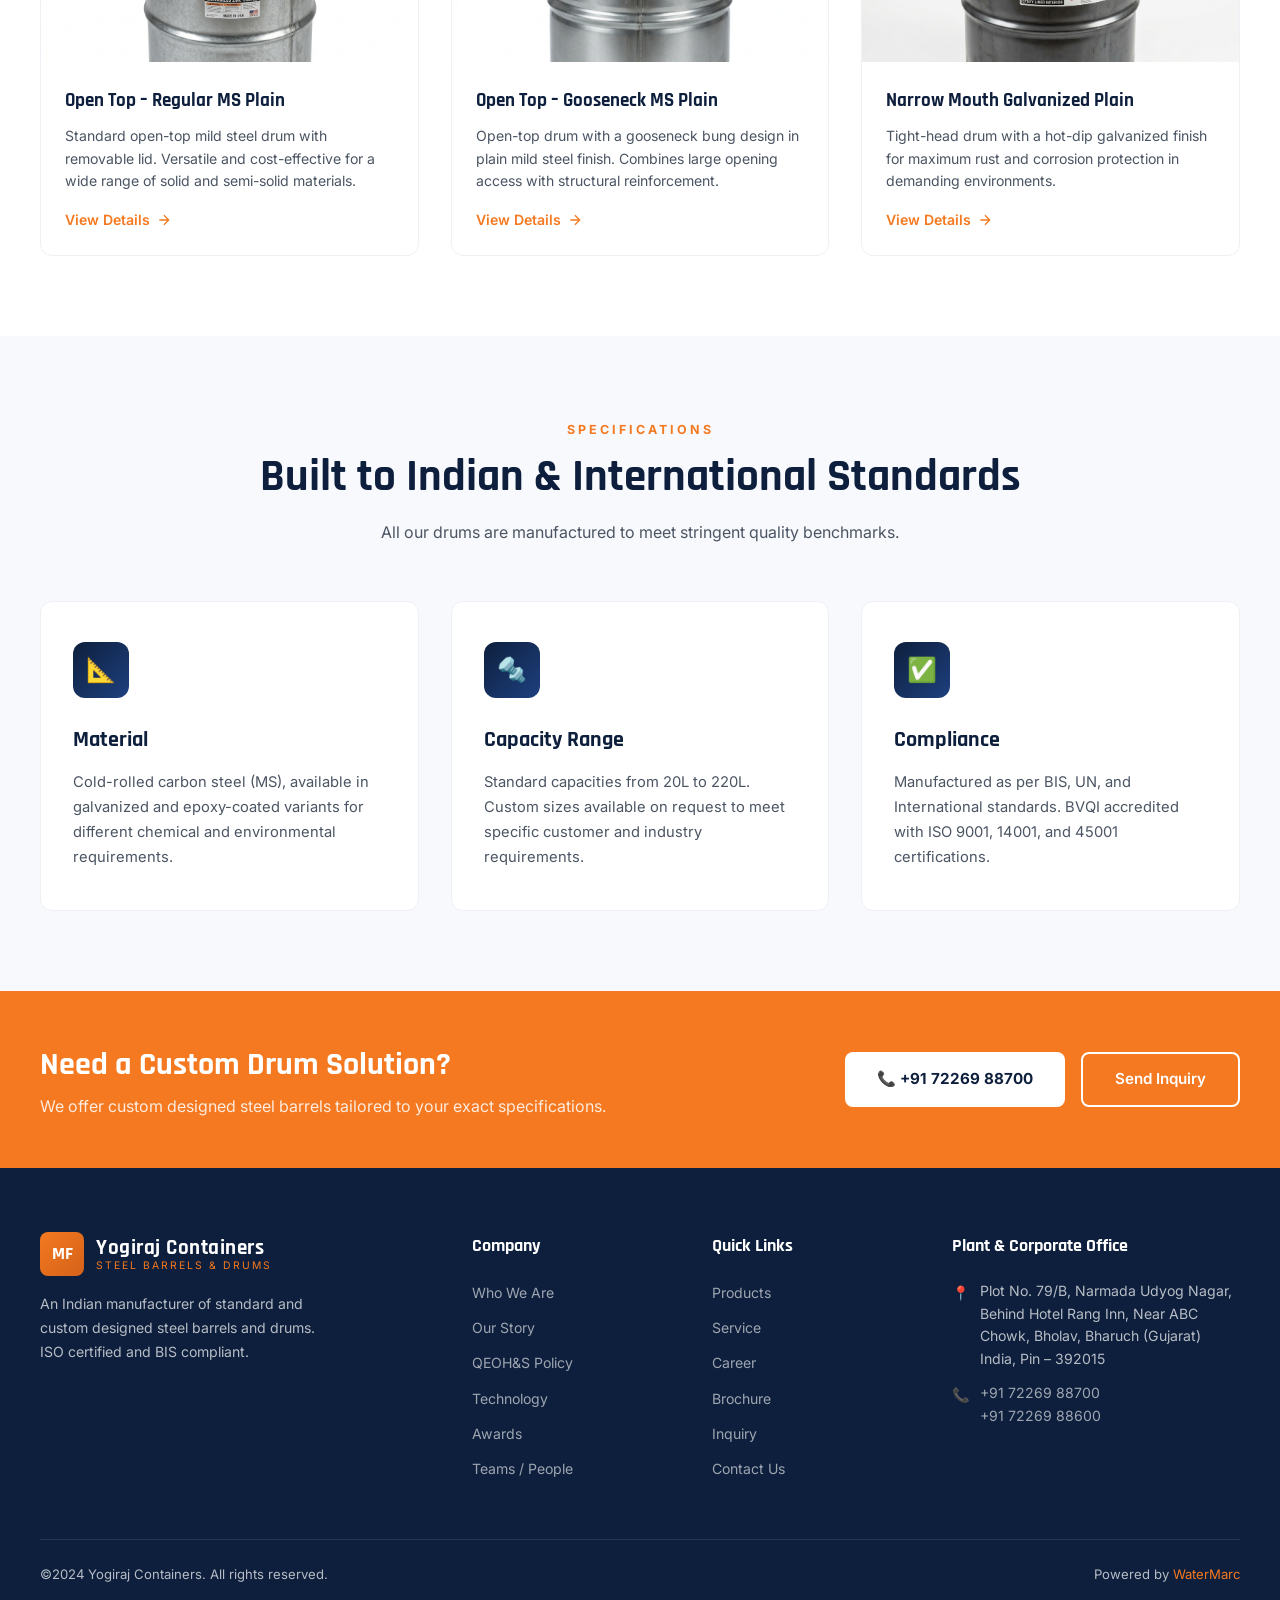
<file: products.html>
<!DOCTYPE html>
<html lang="en">
  <head>
    <meta charset="UTF-8" />
    <meta name="viewport" content="width=device-width, initial-scale=1.0" />
    <title>Products | Yogiraj Containers – Steel Barrels & Drums</title>
    <meta name="description" content="Browse Yogiraj Containers's full range of steel barrels and drums: narrow mouth, open top, galvanized, epoxy coated, composite with liner, and more." />
    <link rel="stylesheet" href="styles.css" />
  </head>
  <body>
    <!-- NAVBAR -->
    <nav class="navbar scrolled" id="navbar">
      <a href="index.html" class="nav-logo">
        <div class="logo-icon">MF</div>
        <div class="logo-text">
          <span class="logo-name">Yogiraj Containers</span>
          <span class="logo-sub">Steel Barrels & Drums</span>
        </div>
      </a>
      <ul class="nav-links" id="navLinks">
        <li>
          <a href="index.html">Home</a>
        </li>
        <li>
          <button class="nav-toggle">
            About Us<svg viewBox="0 0 24 24" fill="none" stroke="currentColor" stroke-width="2">
              <polyline points="6 9 12 15 18 9" />
            </svg>
          </button>
          <ul class="dropdown">
            <li>
              <a href="#">Who We Are</a>
            </li>
            <li>
              <a href="#">Our Story</a>
            </li>
            <li>
              <a href="#">QEOH&S Policy</a>
            </li>
            <li>
              <a href="#">Technology & Modernization</a>
            </li>
            <li>
              <a href="#">Awards & Accreditations</a>
            </li>
            <li>
              <a href="#">Teams / People</a>
            </li>
          </ul>
        </li>
        <li>
          <a href="products.html" class="active">Products</a>
        </li>
        <li>
          <a href="#">Service</a>
        </li>
        <li>
          <a href="#">Career</a>
        </li>
        <li>
          <a href="#">Brochure</a>
        </li>
        <li>
          <a href="#">Inquiry</a>
        </li>
        <li>
          <a href="contact.html" class="nav-cta">Contact Us</a>
        </li>
      </ul>
      <button class="hamburger" id="hamburger" aria-label="Toggle menu"><span></span><span></span><span></span></button>
    </nav>

    <!-- PAGE HERO -->
    <section class="page-hero">
      <div class="container">
        <span class="section-eyebrow" style="color:var(--orange);">What We Make</span>
        <h1>Our Steel Drum Products</h1>
        <p>A complete range of new steel barrels and drums engineered for safe shipping and storage across all industries.</p>
        <div class="breadcrumb">
          <a href="index.html">Home</a> › <span>Products</span>
        </div>
      </div>
    </section>

    <!-- PRODUCTS GRID -->
    <section class="section">
      <div class="container">
        <div class="products-full-grid">
          <a href="#" class="product-card reveal">
            <div class="product-img">
              <img src="product_narrow_mouth.png" alt="Narrow Mouth MS Plain" loading="lazy" />
            </div>
            <div class="product-info">
              <h3>Narrow Mouth MS Plain</h3>
              <p>Tight-head mild steel drum with narrow mouth design. Ideal for liquid chemicals, lubricants, and solvents requiring a secure sealed closure.</p>
              <span class="product-link">
                View Details<svg width="16" height="16" viewBox="0 0 24 24" fill="none" stroke="currentColor" stroke-width="2">
                  <path d="M5 12h14M12 5l7 7-7 7" />
                </svg>
              </span>
            </div>
          </a>

          <a href="#" class="product-card reveal">
            <div class="product-img">
              <img src="product_composite.png" alt="MS Galvanized Composite Drums with Liner" loading="lazy" />
            </div>
            <div class="product-info">
              <h3>MS / Galvanized Composite Drums with Liner</h3>
              <p>Steel drums with an internal liner for added chemical resistance. Suitable for corrosive substances and products requiring contamination-free storage.</p>
              <span class="product-link">
                View Details<svg width="16" height="16" viewBox="0 0 24 24" fill="none" stroke="currentColor" stroke-width="2">
                  <path d="M5 12h14M12 5l7 7-7 7" />
                </svg>
              </span>
            </div>
          </a>

          <a href="#" class="product-card reveal">
            <div class="product-img">
              <img src="product_open_top.png" alt="Open Top Goose Neck Stackable" loading="lazy" />
            </div>
            <div class="product-info">
              <h3>Open Top Goose Neck Stackable</h3>
              <p>Space-efficient open-top stackable drum with gooseneck design. Perfect for bulk solid materials, powders, and granular products.</p>
              <span class="product-link">
                View Details<svg width="16" height="16" viewBox="0 0 24 24" fill="none" stroke="currentColor" stroke-width="2">
                  <path d="M5 12h14M12 5l7 7-7 7" />
                </svg>
              </span>
            </div>
          </a>

          <a href="#" class="product-card reveal">
            <div class="product-img">
              <img src="product_open_top.png" alt="MS Galvanized Open Top" loading="lazy" />
            </div>
            <div class="product-info">
              <h3>MS / Galvanized Open Top</h3>
              <p>Open-top drum with a galvanized zinc-coated exterior for superior corrosion resistance. Removable lid for easy filling and cleaning.</p>
              <span class="product-link">
                View Details<svg width="16" height="16" viewBox="0 0 24 24" fill="none" stroke="currentColor" stroke-width="2">
                  <path d="M5 12h14M12 5l7 7-7 7" />
                </svg>
              </span>
            </div>
          </a>

          <a href="#" class="product-card reveal">
            <div class="product-img">
              <img src="product_epoxy.png" alt="Narrow Mouth MS Epoxy Coated" loading="lazy" />
            </div>
            <div class="product-info">
              <h3>Narrow Mouth MS Epoxy Coated</h3>
              <p>Tight-head drum with an interior epoxy coating for excellent resistance to acids, alkalis, and aggressive chemicals.</p>
              <span class="product-link">
                View Details<svg width="16" height="16" viewBox="0 0 24 24" fill="none" stroke="currentColor" stroke-width="2">
                  <path d="M5 12h14M12 5l7 7-7 7" />
                </svg>
              </span>
            </div>
          </a>

          <a href="#" class="product-card reveal">
            <div class="product-img">
              <img src="product_composite.png" alt="MS Galvanized Composite with Liner" loading="lazy" />
            </div>
            <div class="product-info">
              <h3>MS / Galvanized Composite with Liner</h3>
              <p>Galvanized composite drum with internal liner combining the strength of steel with enhanced chemical barrier properties.</p>
              <span class="product-link">
                View Details<svg width="16" height="16" viewBox="0 0 24 24" fill="none" stroke="currentColor" stroke-width="2">
                  <path d="M5 12h14M12 5l7 7-7 7" />
                </svg>
              </span>
            </div>
          </a>

          <a href="#" class="product-card reveal">
            <div class="product-img">
              <img src="product_open_top.png" alt="Open Top Regular MS Plain" loading="lazy" />
            </div>
            <div class="product-info">
              <h3>Open Top – Regular MS Plain</h3>
              <p>Standard open-top mild steel drum with removable lid. Versatile and cost-effective for a wide range of solid and semi-solid materials.</p>
              <span class="product-link">
                View Details<svg width="16" height="16" viewBox="0 0 24 24" fill="none" stroke="currentColor" stroke-width="2">
                  <path d="M5 12h14M12 5l7 7-7 7" />
                </svg>
              </span>
            </div>
          </a>

          <a href="#" class="product-card reveal">
            <div class="product-img">
              <img src="product_narrow_mouth.png" alt="Open Top Gooseneck MS Plain" loading="lazy" />
            </div>
            <div class="product-info">
              <h3>Open Top – Gooseneck MS Plain</h3>
              <p>Open-top drum with a gooseneck bung design in plain mild steel finish. Combines large opening access with structural reinforcement.</p>
              <span class="product-link">
                View Details<svg width="16" height="16" viewBox="0 0 24 24" fill="none" stroke="currentColor" stroke-width="2">
                  <path d="M5 12h14M12 5l7 7-7 7" />
                </svg>
              </span>
            </div>
          </a>

          <a href="#" class="product-card reveal">
            <div class="product-img">
              <img src="product_epoxy.png" alt="Narrow Mouth Galvanized Plain" loading="lazy" />
            </div>
            <div class="product-info">
              <h3>Narrow Mouth Galvanized Plain</h3>
              <p>Tight-head drum with a hot-dip galvanized finish for maximum rust and corrosion protection in demanding environments.</p>
              <span class="product-link">
                View Details<svg width="16" height="16" viewBox="0 0 24 24" fill="none" stroke="currentColor" stroke-width="2">
                  <path d="M5 12h14M12 5l7 7-7 7" />
                </svg>
              </span>
            </div>
          </a>
        </div>
      </div>
    </section>

    <!-- SPECS INFO -->
    <section class="section section-light">
      <div class="container">
        <div class="section-header reveal">
          <span class="section-eyebrow">Specifications</span>
          <h2 class="section-title">Built to Indian & International Standards</h2>
          <p class="section-subtitle">All our drums are manufactured to meet stringent quality benchmarks.</p>
        </div>
        <div class="mvt-grid">
          <div class="mvt-card reveal">
            <div class="mvt-icon">📐</div>
            <h3>Material</h3>
            <p>Cold-rolled carbon steel (MS), available in galvanized and epoxy-coated variants for different chemical and environmental requirements.</p>
          </div>
          <div class="mvt-card reveal">
            <div class="mvt-icon">🔩</div>
            <h3>Capacity Range</h3>
            <p>Standard capacities from 20L to 220L. Custom sizes available on request to meet specific customer and industry requirements.</p>
          </div>
          <div class="mvt-card reveal">
            <div class="mvt-icon">✅</div>
            <h3>Compliance</h3>
            <p>Manufactured as per BIS, UN, and International standards. BVQI accredited with ISO 9001, 14001, and 45001 certifications.</p>
          </div>
        </div>
      </div>
    </section>

    <!-- CONTACT STRIP -->
    <div class="contact-strip">
      <div class="container">
        <div class="strip-text">
          <h2>Need a Custom Drum Solution?</h2>
          <p>We offer custom designed steel barrels tailored to your exact specifications.</p>
        </div>
        <div class="strip-actions">
          <a href="tel:+917226988700" class="btn-white">📞 +91 72269 88700</a>
          <a href="contact.html" class="btn-outline-white">Send Inquiry</a>
        </div>
      </div>
    </div>

    <!-- FOOTER -->
    <footer>
      <div class="container">
        <div class="footer-grid">
          <div class="footer-brand">
            <a href="index.html" class="nav-logo" style="margin-bottom:1rem;display:inline-flex;">
              <div class="logo-icon">MF</div>
              <div class="logo-text">
                <span class="logo-name">Yogiraj Containers</span>
                <span class="logo-sub">Steel Barrels & Drums</span>
              </div>
            </a>
            <p>An Indian manufacturer of standard and custom designed steel barrels and drums. ISO certified and BIS compliant.</p>
          </div>
          <div class="footer-col">
            <h4>Company</h4>
            <ul>
              <li>
                <a href="#">Who We Are</a>
              </li>
              <li>
                <a href="#">Our Story</a>
              </li>
              <li>
                <a href="#">QEOH&S Policy</a>
              </li>
              <li>
                <a href="#">Technology</a>
              </li>
              <li>
                <a href="#">Awards</a>
              </li>
              <li>
                <a href="#">Teams / People</a>
              </li>
            </ul>
          </div>
          <div class="footer-col">
            <h4>Quick Links</h4>
            <ul>
              <li>
                <a href="products.html">Products</a>
              </li>
              <li>
                <a href="#">Service</a>
              </li>
              <li>
                <a href="#">Career</a>
              </li>
              <li>
                <a href="#">Brochure</a>
              </li>
              <li>
                <a href="#">Inquiry</a>
              </li>
              <li>
                <a href="contact.html">Contact Us</a>
              </li>
            </ul>
          </div>
          <div class="footer-col">
            <h4>Plant & Corporate Office</h4>
            <div class="footer-contact-item">
              <span class="icon">📍</span>
              <span>Plot No. 79/B, Narmada Udyog Nagar, Behind Hotel Rang Inn, Near ABC Chowk, Bholav, Bharuch (Gujarat) India, Pin – 392015</span>
            </div>
            <div class="footer-contact-item">
              <span class="icon">📞</span>
              <div>
                <a href="tel:+917226988700">+91 72269 88700</a><br />
                <a href="tel:+917226988600">+91 72269 88600</a>
              </div>
            </div>
          </div>
        </div>
        <div class="footer-bottom">
          <span>©2024 Yogiraj Containers. All rights reserved.</span>
          <span>Powered by <a href="#">WaterMarc</a></span>
        </div>
      </div>
    </footer>

    <script>
      const hamburger = document.getElementById('hamburger')
      const navLinks = document.getElementById('navLinks')
      hamburger.addEventListener('click', () => {
        navLinks.classList.toggle('open')
        const spans = hamburger.querySelectorAll('span')
        navLinks.classList.contains('open') ? ((spans[0].style.transform = 'rotate(45deg) translate(5px,5px)'), (spans[1].style.opacity = '0'), (spans[2].style.transform = 'rotate(-45deg) translate(5px,-5px)')) : ((spans[0].style.transform = ''), (spans[1].style.opacity = ''), (spans[2].style.transform = ''))
      })
      const reveals = document.querySelectorAll('.reveal')
      const observer = new IntersectionObserver(
        (entries) => {
          entries.forEach((e, i) => {
            if (e.isIntersecting) {
              setTimeout(() => e.target.classList.add('visible'), i * 80)
              observer.unobserve(e.target)
            }
          })
        },
        { threshold: 0.1 }
      )
      reveals.forEach((el) => observer.observe(el))
    </script>
  </body>
</html>
</file>
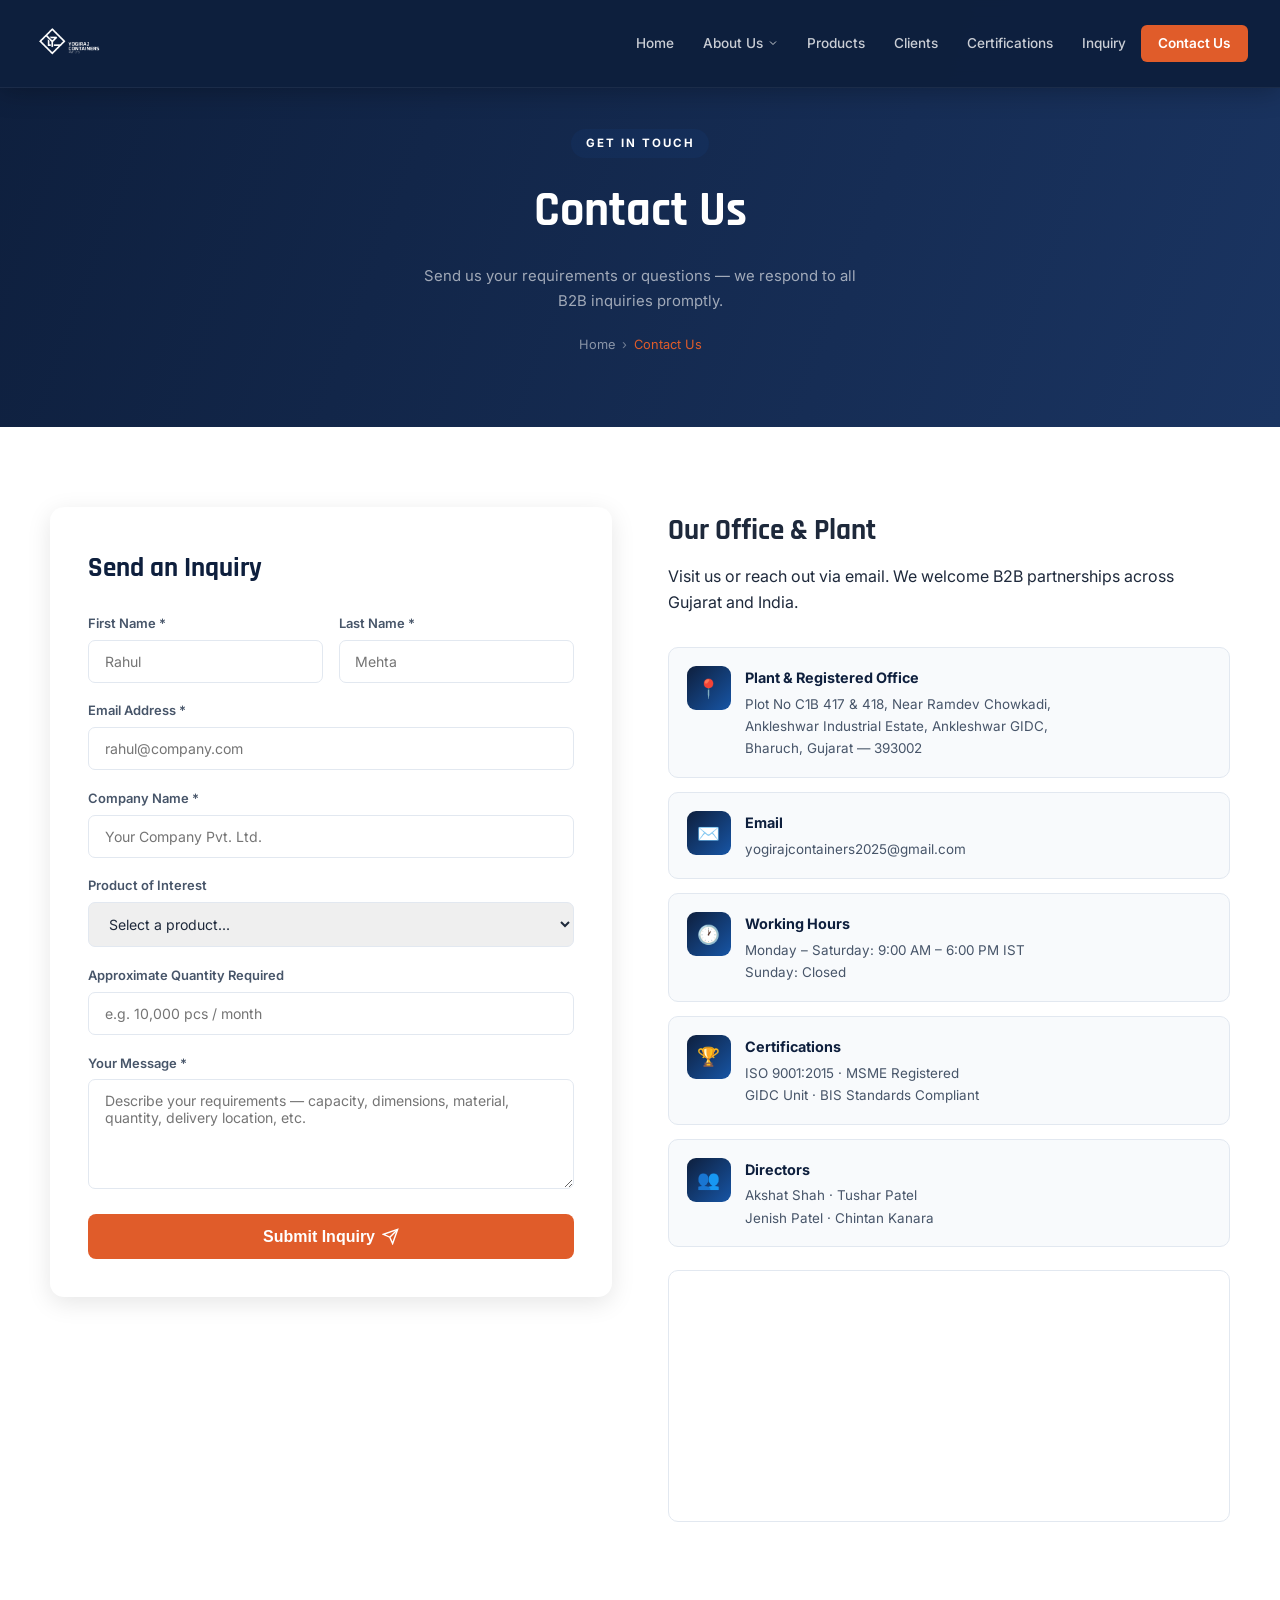
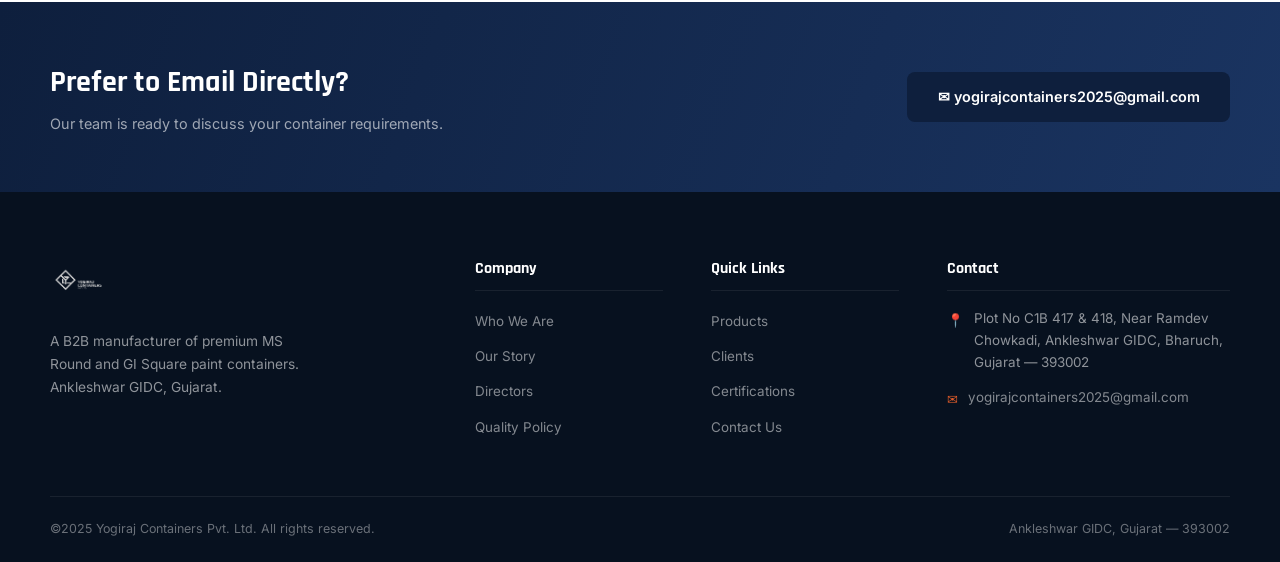
<file: yc_contact.html>
<!DOCTYPE html>
<html lang="en">
<head>
  <meta charset="UTF-8"/>
  <meta name="viewport" content="width=device-width, initial-scale=1.0"/>
  <title>Contact Us | Yogiraj Containers Pvt. Ltd.</title>
  <meta name="description" content="Contact Yogiraj Containers Pvt. Ltd. for paint container inquiries. Email: yogirajcontainers2025@gmail.com. Located in Ankleshwar GIDC, Bharuch, Gujarat."/>
  <link rel="stylesheet" href="yc_styles.css"/>
</head>
<body>

<nav class="navbar scrolled" id="navbar">
  <a href="yc_index.html" class="nav-logo">
    <img src="yc_logo_new.png" alt="Yogiraj Containers Pvt. Ltd." class="nav-logo-img"/>

  </a>
  <ul class="nav-links" id="navLinks">
    <li><a href="yc_index.html">Home</a></li>
    <li>
      <button class="nav-toggle">About Us
        <svg viewBox="0 0 24 24" fill="none" stroke="currentColor" stroke-width="2"><polyline points="6 9 12 15 18 9"/></svg>
      </button>
      <ul class="dropdown">
        <li><a href="#">Who We Are</a></li>
        <li><a href="#">Our Story</a></li>
        <li><a href="#">Directors</a></li>
        <li><a href="#">Quality Policy</a></li>
        <li><a href="#">Infrastructure</a></li>
      </ul>
    </li>
    <li><a href="yc_products.html">Products</a></li>
    <li><a href="yc_index.html#clients">Clients</a></li>
    <li><a href="yc_index.html#certifications">Certifications</a></li>
    <li><a href="yc_contact.html">Inquiry</a></li>
    <li><a href="yc_contact.html" class="nav-cta active">Contact Us</a></li>
  </ul>
  <button class="hamburger" id="hamburger" aria-label="Toggle menu">
    <span></span><span></span><span></span>
  </button>
</nav>

<section class="page-hero">
  <div class="container">
    <span class="eyebrow" style="color:var(--gold)">Get In Touch</span>
    <h1>Contact Us</h1>
    <p>Send us your requirements or questions — we respond to all B2B inquiries promptly.</p>
    <div class="breadcrumb"><a href="yc_index.html">Home</a> › <span>Contact Us</span></div>
  </div>
</section>

<section class="section">
  <div class="container">
    <div class="contact-grid">

      <!-- FORM -->
      <div class="cf reveal">
        <h2>Send an Inquiry</h2>
        <form id="contactForm" onsubmit="handleSubmit(event)">
          <div class="form-row">
            <div class="fg">
              <label for="firstName">First Name *</label>
              <input type="text" id="firstName" placeholder="Rahul" required/>
            </div>
            <div class="fg">
              <label for="lastName">Last Name *</label>
              <input type="text" id="lastName" placeholder="Mehta" required/>
            </div>
          </div>
          <div class="fg">
            <label for="email">Email Address *</label>
            <input type="email" id="email" placeholder="rahul@company.com" required/>
          </div>
          <div class="fg">
            <label for="company">Company Name *</label>
            <input type="text" id="company" placeholder="Your Company Pvt. Ltd." required/>
          </div>
          <div class="fg">
            <label for="product">Product of Interest</label>
            <select id="product">
              <option value="">Select a product...</option>
              <option>MS Round Paint Container</option>
              <option>GI Square Paint Container</option>
              <option>Custom Specification Container (MS / GI)</option>
              <option>General Inquiry</option>
            </select>
          </div>
          <div class="fg">
            <label for="quantity">Approximate Quantity Required</label>
            <input type="text" id="quantity" placeholder="e.g. 10,000 pcs / month"/>
          </div>
          <div class="fg">
            <label for="message">Your Message *</label>
            <textarea id="message" placeholder="Describe your requirements — capacity, dimensions, material, quantity, delivery location, etc." required></textarea>
          </div>
          <button type="submit" class="btn-gold" style="width:100%;justify-content:center;font-size:1rem;">
            Submit Inquiry
            <svg width="17" height="17" viewBox="0 0 24 24" fill="none" stroke="currentColor" stroke-width="2"><line x1="22" y1="2" x2="11" y2="13"/><polygon points="22 2 15 22 11 13 2 9 22 2"/></svg>
          </button>
          <div id="successMsg" style="display:none;margin-top:1rem;padding:1rem;background:#f0fdf4;border:1px solid #bbf7d0;border-radius:8px;color:#15803d;font-size:.9rem;text-align:center;">
            ✅ Thank you! Your inquiry has been received. We'll respond within 1 business day.
          </div>
        </form>
      </div>

      <!-- INFO -->
      <div class="reveal">
        <h2 style="font-family:'Rajdhani',sans-serif;font-size:1.8rem;font-weight:700;color:var(--indigo);margin-bottom:.5rem">Our Office & Plant</h2>
        <p style="color:var(--gray-500);margin-bottom:2rem">Visit us or reach out via email. We welcome B2B partnerships across Gujarat and India.</p>

        <div class="info-card">
          <div class="ic-icon">📍</div>
          <div class="ic-text">
            <h4>Plant & Registered Office</h4>
            <p>Plot No C1B 417 &amp; 418, Near Ramdev Chowkadi,<br/>Ankleshwar Industrial Estate, Ankleshwar GIDC,<br/>Bharuch, Gujarat — 393002</p>
          </div>
        </div>

        <div class="info-card">
          <div class="ic-icon">✉️</div>
          <div class="ic-text">
            <h4>Email</h4>
            <a href="mailto:yogirajcontainers2025@gmail.com">yogirajcontainers2025@gmail.com</a>
          </div>
        </div>

        <div class="info-card">
          <div class="ic-icon">🕐</div>
          <div class="ic-text">
            <h4>Working Hours</h4>
            <p>Monday – Saturday: 9:00 AM – 6:00 PM IST</p>
            <p>Sunday: Closed</p>
          </div>
        </div>

        <div class="info-card">
          <div class="ic-icon">🏆</div>
          <div class="ic-text">
            <h4>Certifications</h4>
            <p>ISO 9001:2015 · MSME Registered</p>
            <p>GIDC Unit · BIS Standards Compliant</p>
          </div>
        </div>

        <div class="info-card">
          <div class="ic-icon">👥</div>
          <div class="ic-text">
            <h4>Directors</h4>
            <p>Akshat Shah · Tushar Patel</p>
            <p>Jenish Patel · Chintan Kanara</p>
          </div>
        </div>

        <div class="map-wrap">
          <iframe
            src="https://www.google.com/maps/embed?pb=!1m18!1m12!1m3!1d3718.9!2d73.01!3d21.62!2m3!1f0!2f0!3f0!3m2!1i1024!2i768!4f13.1!3m3!1m2!1s0x0%3A0x0!2zMjHCsDM3JzEyLjAiTiA3M8KwMDAnMzYuMCJF!5e0!3m2!1sen!2sin!4v1000000000001"
            allowfullscreen="" loading="lazy" referrerpolicy="no-referrer-when-downgrade"
            title="Yogiraj Containers Location Map">
          </iframe>
        </div>
      </div>
    </div>
  </div>
</section>

<div class="cta-strip">
  <div class="container">
    <div>
      <h2>Prefer to Email Directly?</h2>
      <p>Our team is ready to discuss your container requirements.</p>
    </div>
    <div class="cta-actions">
      <a href="mailto:yogirajcontainers2025@gmail.com" class="btn-indigo">✉ yogirajcontainers2025@gmail.com</a>
    </div>
  </div>
</div>

<footer>
  <div class="container">
    <div class="footer-grid">
      <div class="footer-brand">
        <a href="yc_index.html" class="nav-logo foot-logo" style="display:inline-flex">
          <img src="yc_logo_new.png" alt="Yogiraj Containers Pvt. Ltd." class="nav-logo-img" style="height:46px"/>
        </a>
        <p>A B2B manufacturer of premium MS Round and GI Square paint containers. Ankleshwar GIDC, Gujarat.</p>
      </div>
      <div class="footer-col">
        <h4>Company</h4>
        <ul>
          <li><a href="#">Who We Are</a></li>
          <li><a href="#">Our Story</a></li>
          <li><a href="#">Directors</a></li>
          <li><a href="#">Quality Policy</a></li>
        </ul>
      </div>
      <div class="footer-col">
        <h4>Quick Links</h4>
        <ul>
          <li><a href="yc_products.html">Products</a></li>
          <li><a href="#">Clients</a></li>
          <li><a href="#">Certifications</a></li>
          <li><a href="yc_contact.html">Contact Us</a></li>
        </ul>
      </div>
      <div class="footer-col">
        <h4>Contact</h4>
        <div class="footer-contact-row">
          <span class="fc-icon">📍</span>
          <span>Plot No C1B 417 &amp; 418, Near Ramdev Chowkadi, Ankleshwar GIDC, Bharuch, Gujarat — 393002</span>
        </div>
        <div class="footer-contact-row">
          <span class="fc-icon">✉</span>
          <a href="mailto:yogirajcontainers2025@gmail.com">yogirajcontainers2025@gmail.com</a>
        </div>
      </div>
    </div>
    <div class="footer-bottom">
      <span>©2025 Yogiraj Containers Pvt. Ltd. All rights reserved.</span>
      <span>Ankleshwar GIDC, Gujarat — 393002</span>
    </div>
  </div>
</footer>

<script>
  const hamburger = document.getElementById('hamburger');
  const navLinks = document.getElementById('navLinks');
  hamburger.addEventListener('click', () => {
    const isOpen = navLinks.classList.toggle('open');
    const s = hamburger.querySelectorAll('span');
    if (isOpen) {
      s[0].style.transform='rotate(45deg) translate(5px,5px)'; s[1].style.opacity='0'; s[2].style.transform='rotate(-45deg) translate(5px,-5px)';
    } else {
      s[0].style.transform=s[1].style.opacity=s[2].style.transform='';
      document.querySelectorAll('.dropdown').forEach(d => d.classList.remove('mobile-open'));
      document.querySelectorAll('.nav-toggle').forEach(b => b.classList.remove('dropdown-active'));
    }
  });

  // Mobile dropdown accordion toggle
  document.querySelectorAll('.nav-toggle').forEach(btn => {
    btn.addEventListener('click', () => {
      const dropdown = btn.parentElement.querySelector('.dropdown');
      if (!dropdown) return;
      if (window.innerWidth > 768) return;
      const isActive = dropdown.classList.contains('mobile-open');
      document.querySelectorAll('.dropdown').forEach(d => d.classList.remove('mobile-open'));
      document.querySelectorAll('.nav-toggle').forEach(b => b.classList.remove('dropdown-active'));
      if (!isActive) { dropdown.classList.add('mobile-open'); btn.classList.add('dropdown-active'); }
    });
  });

  const observer = new IntersectionObserver((entries) => {
    entries.forEach((e,i) => { if(e.isIntersecting){setTimeout(()=>e.target.classList.add('visible'),i*100);observer.unobserve(e.target);} });
  },{threshold:0.1});
  document.querySelectorAll('.reveal').forEach(el=>observer.observe(el));

  function handleSubmit(e) {
    e.preventDefault();
    document.getElementById('successMsg').style.display = 'block';
    e.target.reset();
    document.getElementById('successMsg').scrollIntoView({behavior:'smooth',block:'nearest'});
  }
</script>
</body>
</html>
</file>
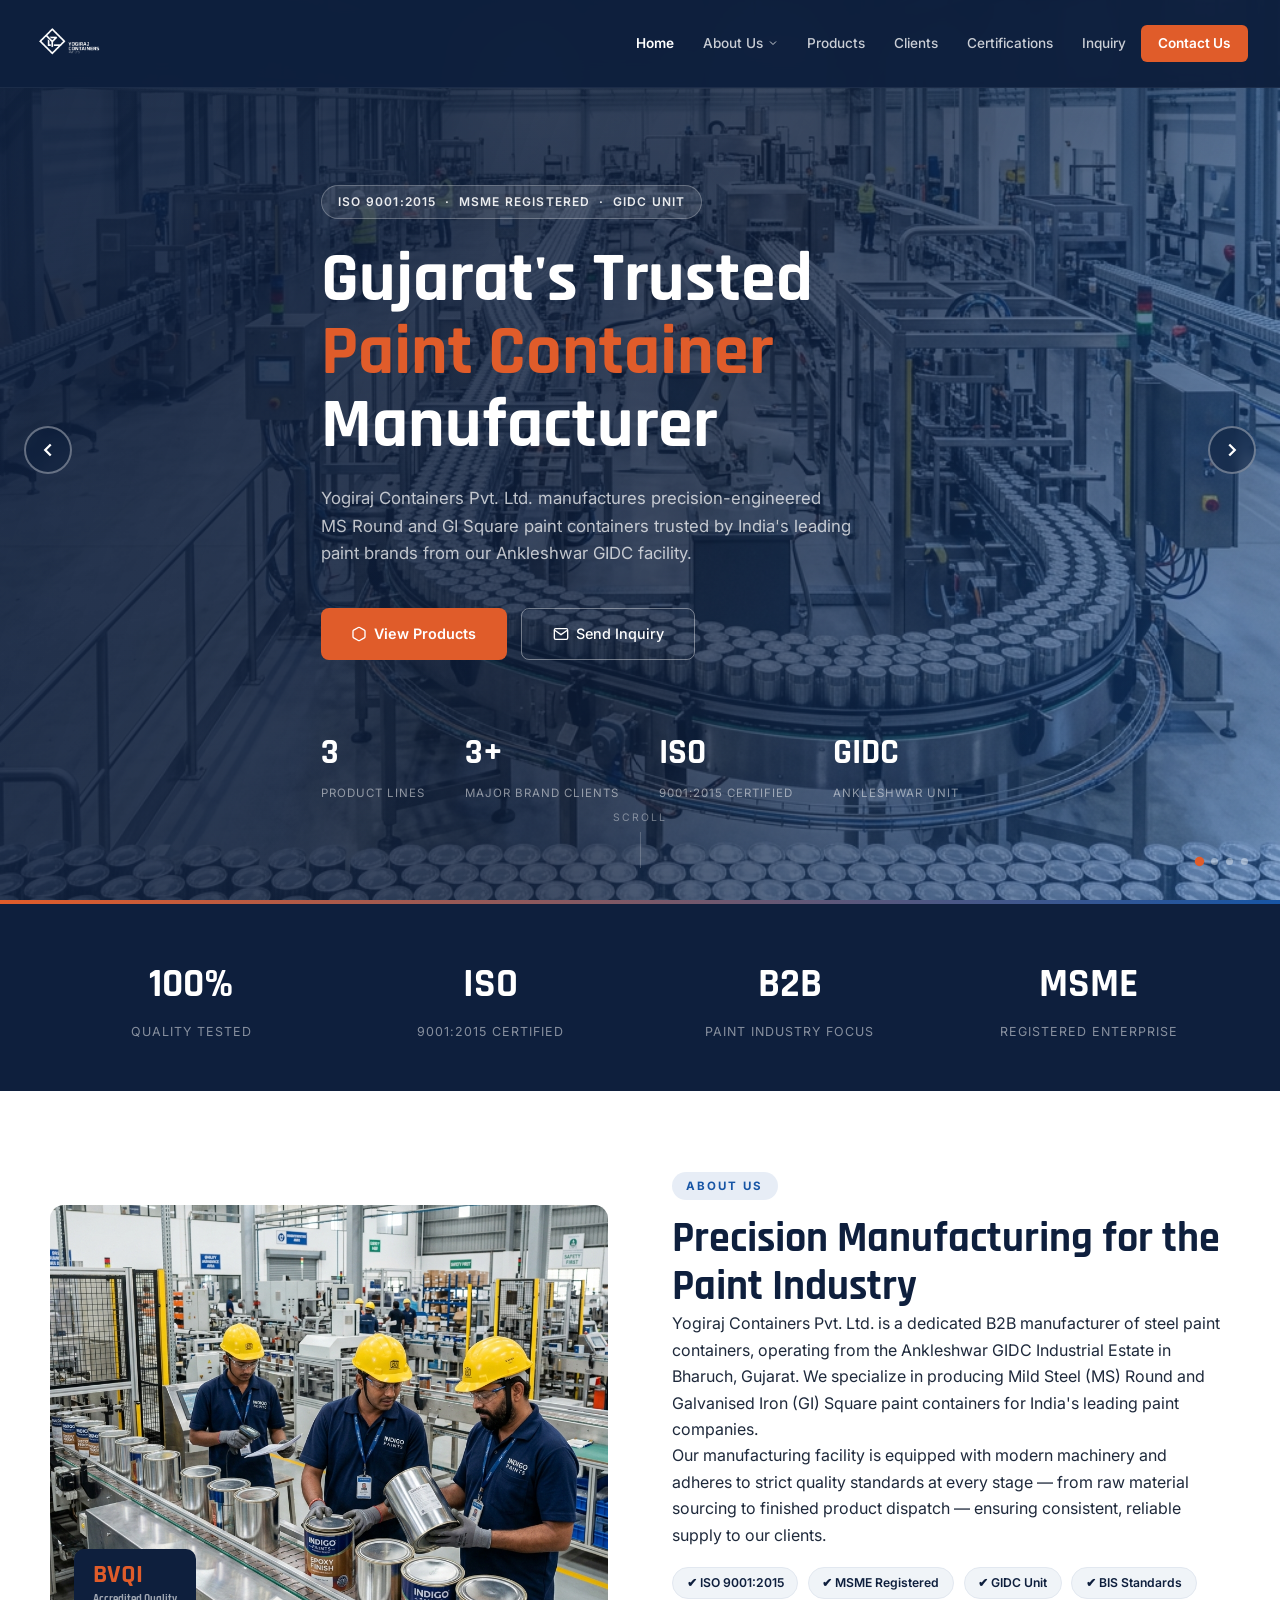
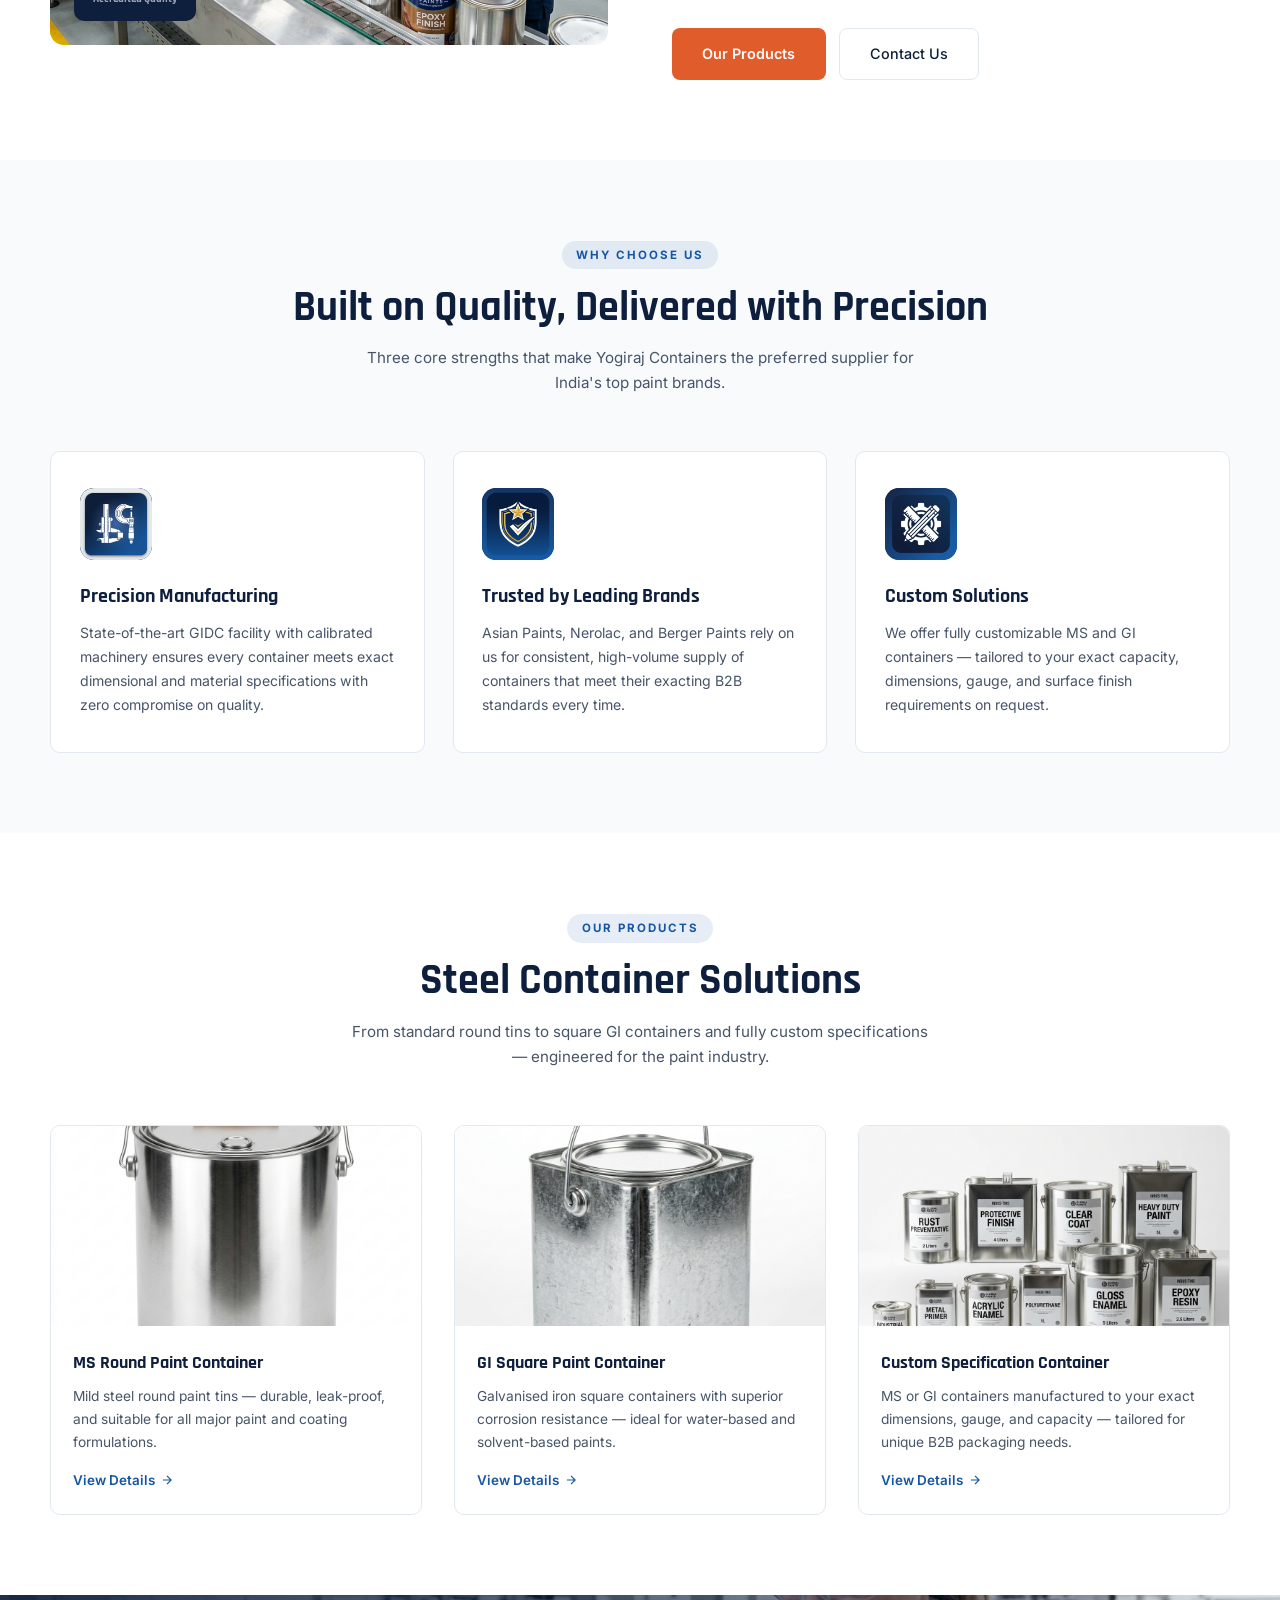
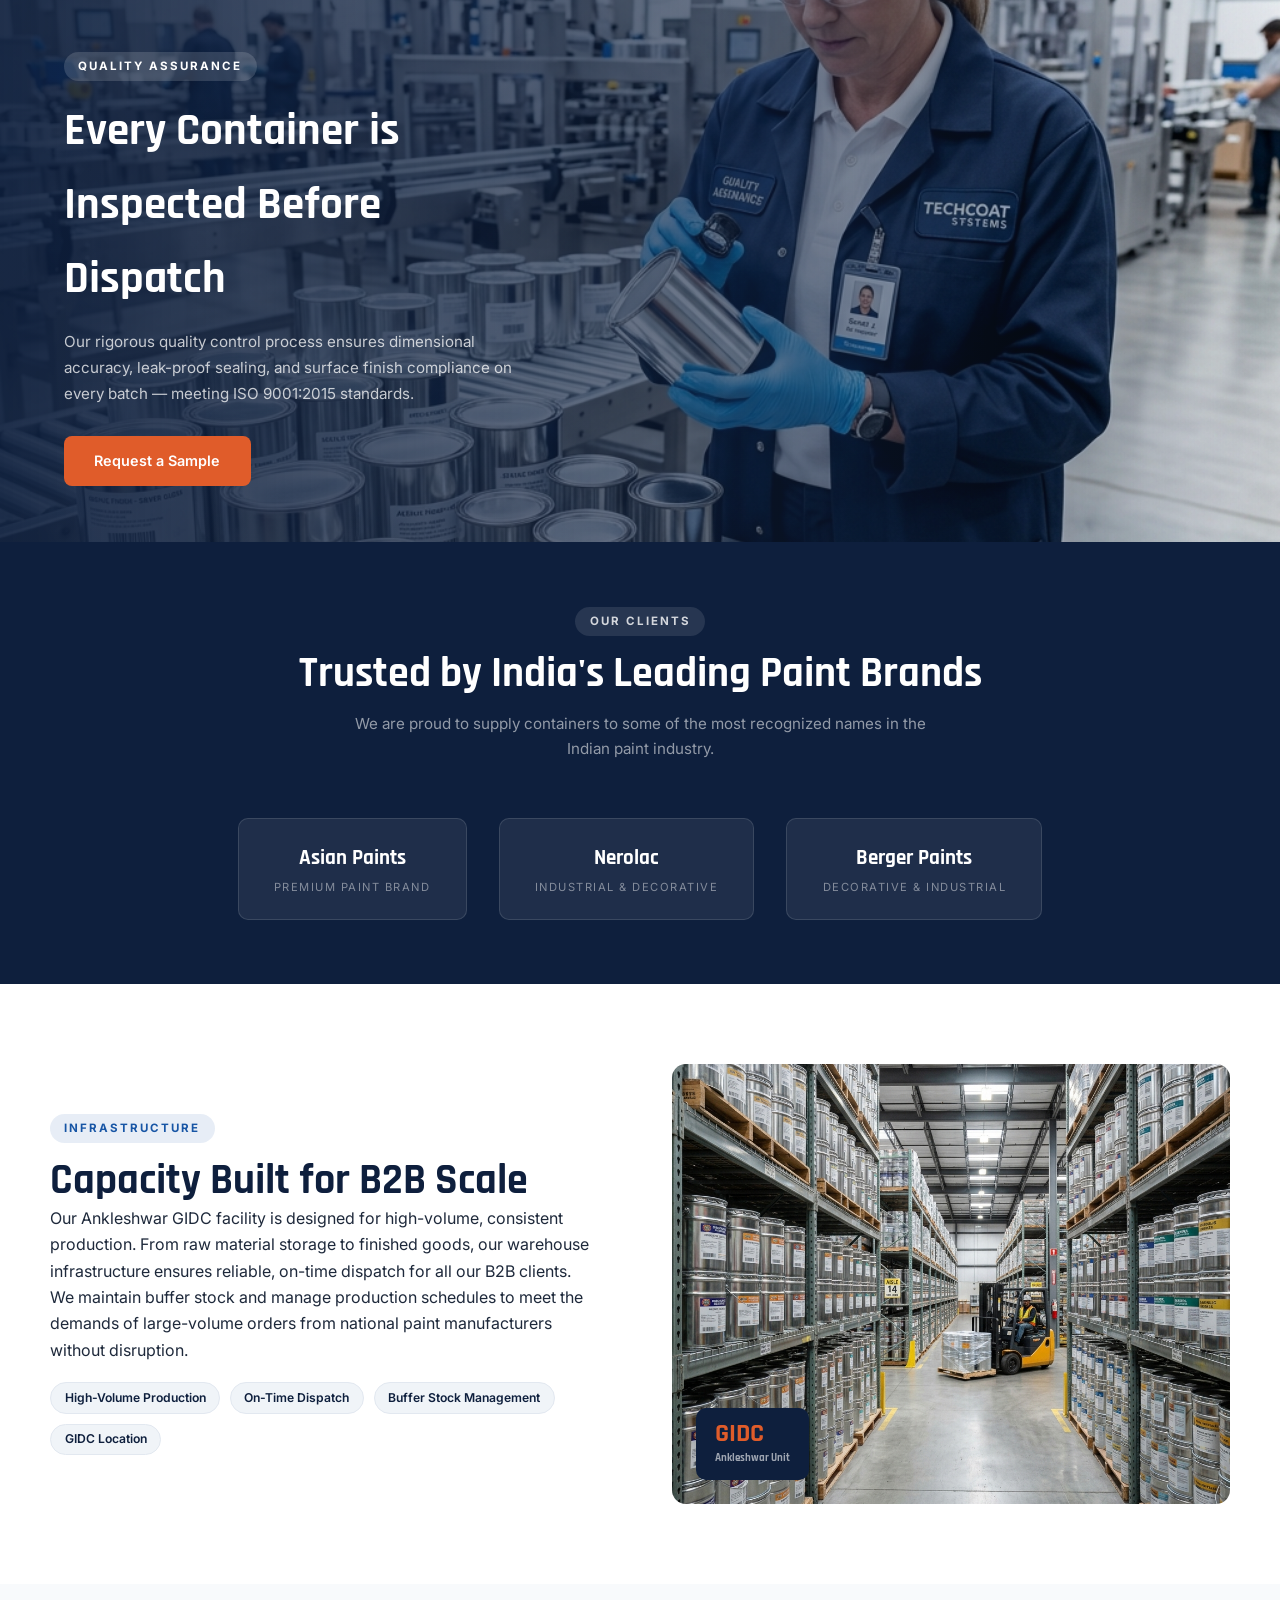
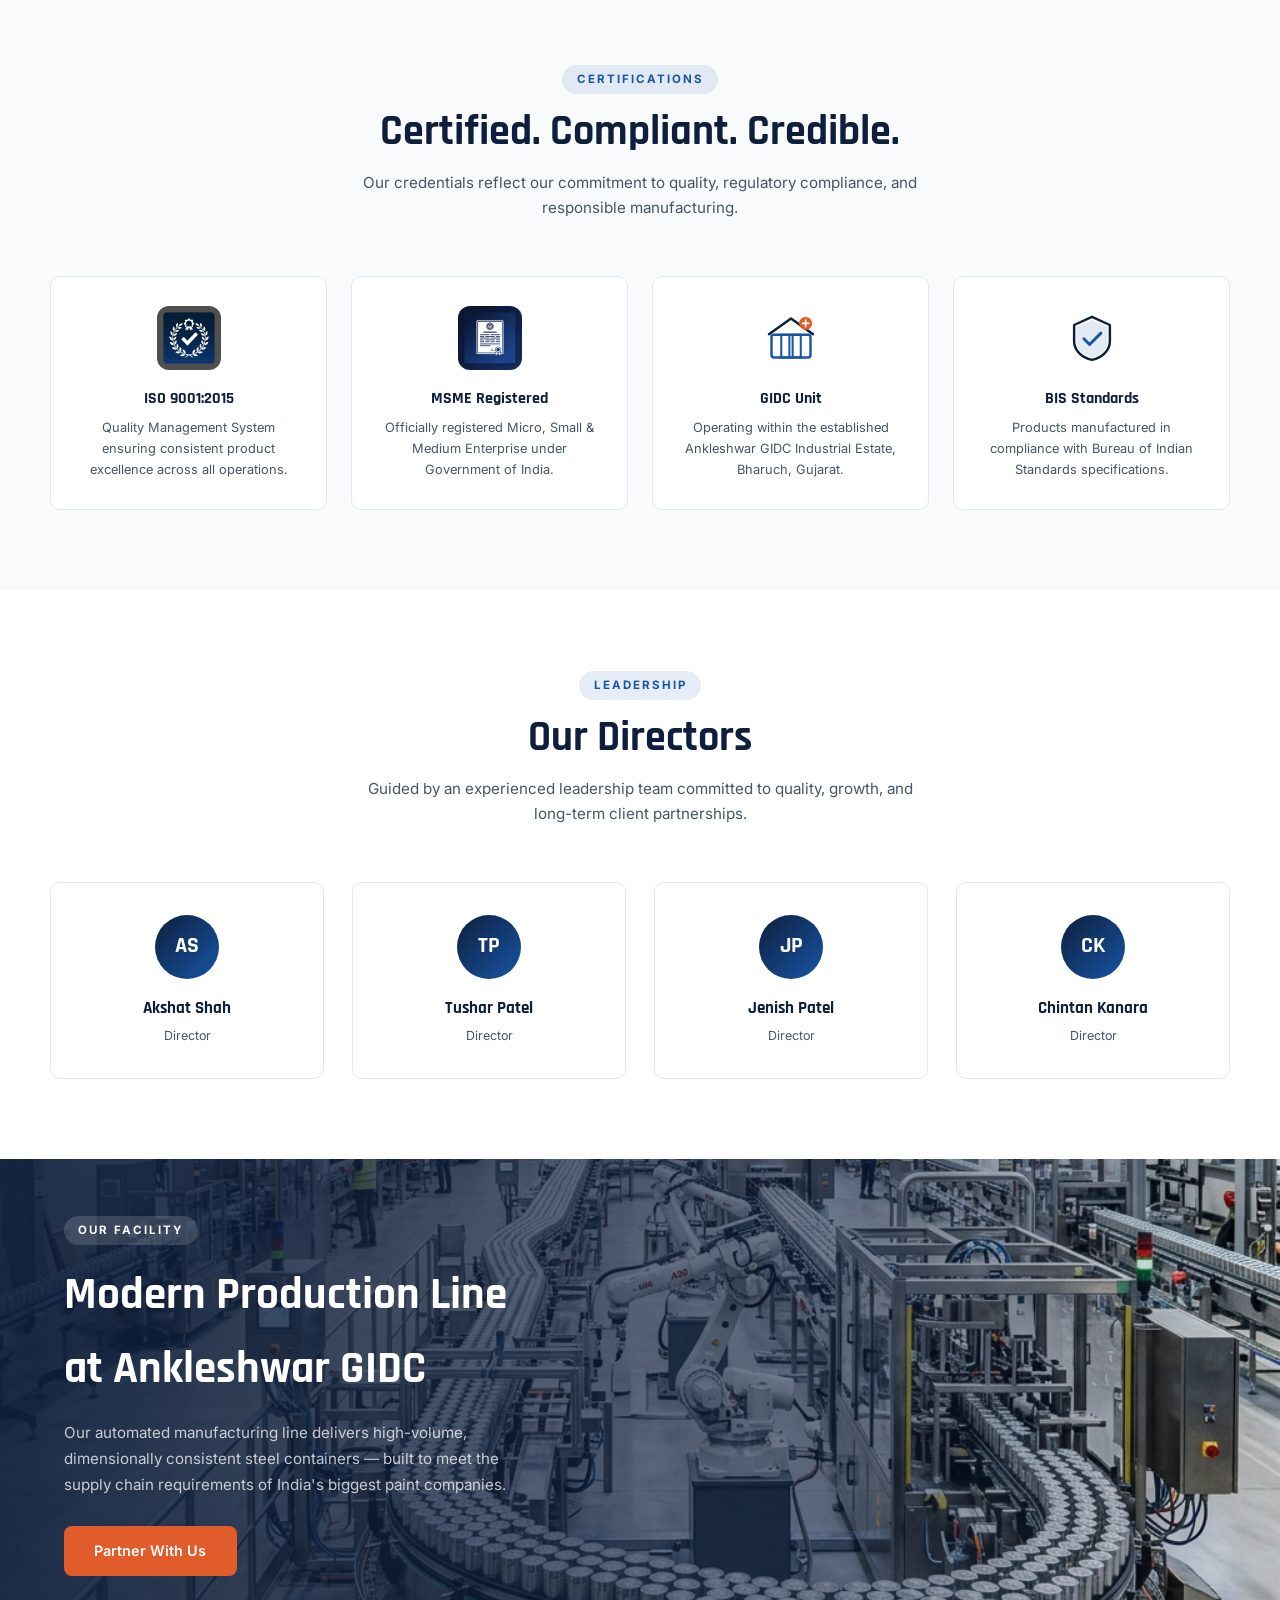
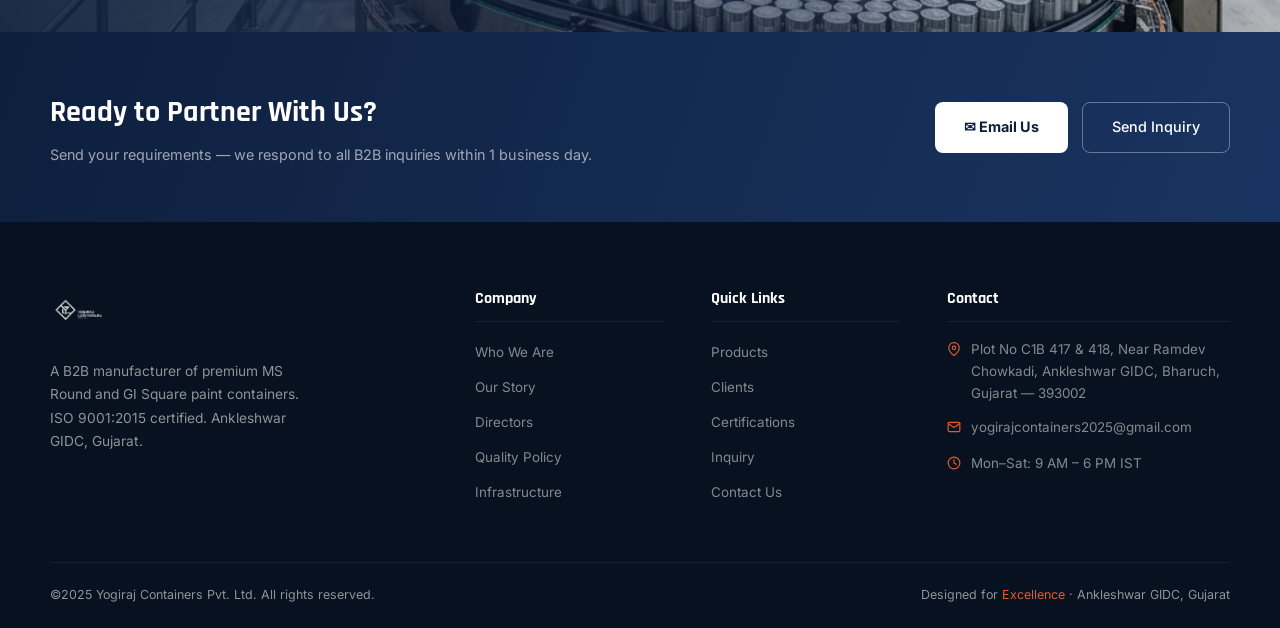
<file: yc_index.html>
<!DOCTYPE html>
<html lang="en">
<head>
  <meta charset="UTF-8"/>
  <meta name="viewport" content="width=device-width, initial-scale=1.0"/>
  <title>Yogiraj Containers Pvt. Ltd. | Paint Container Manufacturer | Ankleshwar, Gujarat</title>
  <meta name="description" content="Yogiraj Containers Pvt. Ltd. manufactures MS Round and GI Square paint containers. Trusted by Asian Paints, Nerolac & Berger. ISO 9001:2015 certified. Ankleshwar GIDC, Gujarat."/>
  <link rel="stylesheet" href="yc_styles.css"/>
</head>
<body>

<nav class="navbar" id="navbar">
  <a href="yc_index.html" class="nav-logo">
    <img src="yc_logo_new.png" alt="Yogiraj Containers Pvt. Ltd." class="nav-logo-img"/>
  </a>
  <ul class="nav-links" id="navLinks">
    <li><a href="yc_index.html" class="active">Home</a></li>
    <li>
      <button class="nav-toggle">About Us
        <svg viewBox="0 0 24 24" fill="none" stroke="currentColor" stroke-width="2"><polyline points="6 9 12 15 18 9"/></svg>
      </button>
      <ul class="dropdown">
        <li><a href="#">Who We Are</a></li>
        <li><a href="#">Our Story</a></li>
        <li><a href="#">Directors</a></li>
        <li><a href="#">Quality Policy</a></li>
        <li><a href="#">Infrastructure</a></li>
      </ul>
    </li>
    <li><a href="yc_products.html">Products</a></li>
    <li><a href="#clients">Clients</a></li>
    <li><a href="#certifications">Certifications</a></li>
    <li><a href="yc_contact.html">Inquiry</a></li>
    <li><a href="yc_contact.html" class="nav-cta">Contact Us</a></li>
  </ul>
  <button class="hamburger" id="hamburger" aria-label="Toggle menu">
    <span></span><span></span><span></span>
  </button>
</nav>

<!-- HERO SLIDER -->
<section class="hero" id="home">
  <!-- Slide backgrounds -->
  <div class="hero-slides">
    <div class="hero-slide active" style="background-image:url('yc_production.png')"></div>
    <div class="hero-slide" style="background-image:url('yc_factory.png')"></div>
    <div class="hero-slide" style="background-image:url('yc_warehouse.png')"></div>
    <div class="hero-slide" style="background-image:url('yc_quality.png')"></div>
  </div>
  <div class="hero-overlay"></div>

  <!-- Prev / Next arrows -->
  <button class="slider-arrow slider-prev" id="sliderPrev" aria-label="Previous slide">
    <svg width="22" height="22" viewBox="0 0 24 24" fill="none" stroke="currentColor" stroke-width="2.5"><polyline points="15 18 9 12 15 6"/></svg>
  </button>
  <button class="slider-arrow slider-next" id="sliderNext" aria-label="Next slide">
    <svg width="22" height="22" viewBox="0 0 24 24" fill="none" stroke="currentColor" stroke-width="2.5"><polyline points="9 18 15 12 9 6"/></svg>
  </button>

  <!-- Dot navigation -->
  <div class="slider-dots" id="sliderDots">
    <button class="slider-dot active" data-slide="0" aria-label="Slide 1"></button>
    <button class="slider-dot" data-slide="1" aria-label="Slide 2"></button>
    <button class="slider-dot" data-slide="2" aria-label="Slide 3"></button>
    <button class="slider-dot" data-slide="3" aria-label="Slide 4"></button>
  </div>

  <!-- Hero content -->
  <div class="hero-content container">
    <div class="hero-pill">ISO 9001:2015 &nbsp;·&nbsp; MSME Registered &nbsp;·&nbsp; GIDC Unit</div>
    <h1>Gujarat's Trusted<br/><em>Paint Container</em><br/>Manufacturer</h1>

    <!-- Per-slide sub-caption -->
    <div class="slide-captions">
      <p class="slide-cap active">Yogiraj Containers Pvt. Ltd. manufactures precision-engineered MS Round and GI Square paint containers trusted by India's leading paint brands from our Ankleshwar GIDC facility.</p>
      <p class="slide-cap">State-of-the-art GIDC manufacturing facility equipped with modern machinery delivering precision and consistency at every step.</p>
      <p class="slide-cap">Large-scale warehousing and buffer stock management for on-time dispatch to all our B2B clients across India.</p>
      <p class="slide-cap">Rigorous quality control at every stage — ISO 9001:2015 certified processes ensuring zero-defect delivery.</p>
    </div>

    <div class="hero-btns">
      <a href="yc_products.html" class="btn-primary">
        <svg width="16" height="16" viewBox="0 0 24 24" fill="none" stroke="currentColor" stroke-width="2"><path d="M21 16V8a2 2 0 00-1-1.73l-7-4a2 2 0 00-2 0l-7 4A2 2 0 003 8v8a2 2 0 001 1.73l7 4a2 2 0 002 0l7-4A2 2 0 0021 16z"/></svg>
        View Products
      </a>
      <a href="yc_contact.html" class="btn-outline">
        <svg width="16" height="16" viewBox="0 0 24 24" fill="none" stroke="currentColor" stroke-width="2"><path d="M4 4h16c1.1 0 2 .9 2 2v12c0 1.1-.9 2-2 2H4c-1.1 0-2-.9-2-2V6c0-1.1.9-2 2-2z"/><polyline points="22,6 12,13 2,6"/></svg>
        Send Inquiry
      </a>
    </div>
    <div class="hero-stats">
      <div class="stat"><div class="stat-num">3</div><div class="stat-lbl">Product Lines</div></div>
      <div class="stat"><div class="stat-num">3+</div><div class="stat-lbl">Major Brand Clients</div></div>
      <div class="stat"><div class="stat-num">ISO</div><div class="stat-lbl">9001:2015 Certified</div></div>
      <div class="stat"><div class="stat-num">GIDC</div><div class="stat-lbl">Ankleshwar Unit</div></div>
    </div>
  </div>
  <div class="hero-scroll"><span>Scroll</span></div>
</section>


<hr class="blue-bar"/>

<!-- STATS STRIP -->
<div class="stats-strip">
  <div class="container">
    <div class="stats-row">
      <div class="reveal">
        <div class="ss-num">100%</div>
        <div class="ss-lbl">Quality Tested</div>
      </div>
      <div class="reveal">
        <div class="ss-num">ISO</div>
        <div class="ss-lbl">9001:2015 Certified</div>
      </div>
      <div class="reveal">
        <div class="ss-num">B2B</div>
        <div class="ss-lbl">Paint Industry Focus</div>
      </div>
      <div class="reveal">
        <div class="ss-num">MSME</div>
        <div class="ss-lbl">Registered Enterprise</div>
      </div>
    </div>
  </div>
</div>

<!-- ABOUT SECTION -->
<section class="section">
  <div class="container">
    <div class="split">
      <div class="split-img reveal">
        <img src="yc_factory.png" alt="Yogiraj Containers manufacturing facility, Ankleshwar GIDC" loading="lazy"/>
        <div class="split-badge">
          <div class="b-num">BVQI</div>
          <div class="b-lbl">Accredited Quality</div>
        </div>
      </div>
      <div class="reveal lbl-left">
        <span class="eyebrow">About Us</span>
        <h2 class="sec-title">Precision Manufacturing for the Paint Industry</h2>
        <p>Yogiraj Containers Pvt. Ltd. is a dedicated B2B manufacturer of steel paint containers, operating from the Ankleshwar GIDC Industrial Estate in Bharuch, Gujarat. We specialize in producing Mild Steel (MS) Round and Galvanised Iron (GI) Square paint containers for India's leading paint companies.</p>
        <p>Our manufacturing facility is equipped with modern machinery and adheres to strict quality standards at every stage — from raw material sourcing to finished product dispatch — ensuring consistent, reliable supply to our clients.</p>
        <div class="tags">
          <span class="tag">✔ ISO 9001:2015</span>
          <span class="tag">✔ MSME Registered</span>
          <span class="tag">✔ GIDC Unit</span>
          <span class="tag">✔ BIS Standards</span>
        </div>
        <div style="margin-top:1.8rem;display:flex;gap:.8rem;flex-wrap:wrap">
          <a href="yc_products.html" class="btn-primary">Our Products</a>
          <a href="yc_contact.html" class="btn-outline" style="color:var(--navy);border-color:var(--gray-200)">Contact Us</a>
        </div>
      </div>
    </div>
  </div>
</section>

<!-- WHY CHOOSE US CARDS -->
<section class="section section-alt">
  <div class="container">
    <div class="sec-hd reveal">
      <span class="eyebrow">Why Choose Us</span>
      <h2 class="sec-title">Built on Quality, Delivered with Precision</h2>
      <p class="sec-sub">Three core strengths that make Yogiraj Containers the preferred supplier for India's top paint brands.</p>
    </div>
    <div class="feat-grid">
      <div class="feat-card reveal">
        <div class="feat-icon"><img src="icon_precision.png" alt="Precision Manufacturing"/></div>
        <h3>Precision Manufacturing</h3>
        <p>State-of-the-art GIDC facility with calibrated machinery ensures every container meets exact dimensional and material specifications with zero compromise on quality.</p>
      </div>
      <div class="feat-card reveal">
        <div class="feat-icon"><img src="icon_trusted.png" alt="Trusted by Leading Brands"/></div>
        <h3>Trusted by Leading Brands</h3>
        <p>Asian Paints, Nerolac, and Berger Paints rely on us for consistent, high-volume supply of containers that meet their exacting B2B standards every time.</p>
      </div>
      <div class="feat-card reveal">
        <div class="feat-icon"><img src="icon_custom.png" alt="Custom Solutions"/></div>
        <h3>Custom Solutions</h3>
        <p>We offer fully customizable MS and GI containers — tailored to your exact capacity, dimensions, gauge, and surface finish requirements on request.</p>
      </div>
    </div>
  </div>
</section>

<!-- PRODUCTS SECTION -->
<section class="section" id="products">
  <div class="container">
    <div class="sec-hd reveal">
      <span class="eyebrow">Our Products</span>
      <h2 class="sec-title">Steel Container Solutions</h2>
      <p class="sec-sub">From standard round tins to square GI containers and fully custom specifications — engineered for the paint industry.</p>
    </div>
    <div class="prod-grid">
      <a href="yc_products.html" class="prod-card reveal">
        <div class="prod-img"><img src="yc_ms_round.png" alt="MS Round Paint Container" loading="lazy"/></div>
        <div class="prod-body">
          <h3>MS Round Paint Container</h3>
          <p>Mild steel round paint tins — durable, leak-proof, and suitable for all major paint and coating formulations.</p>
          <span class="prod-link">View Details <svg width="14" height="14" viewBox="0 0 24 24" fill="none" stroke="currentColor" stroke-width="2"><path d="M5 12h14M12 5l7 7-7 7"/></svg></span>
        </div>
      </a>
      <a href="yc_products.html" class="prod-card reveal">
        <div class="prod-img"><img src="yc_gi_square.png" alt="GI Square Paint Container" loading="lazy"/></div>
        <div class="prod-body">
          <h3>GI Square Paint Container</h3>
          <p>Galvanised iron square containers with superior corrosion resistance — ideal for water-based and solvent-based paints.</p>
          <span class="prod-link">View Details <svg width="14" height="14" viewBox="0 0 24 24" fill="none" stroke="currentColor" stroke-width="2"><path d="M5 12h14M12 5l7 7-7 7"/></svg></span>
        </div>
      </a>
      <a href="yc_products.html" class="prod-card reveal">
        <div class="prod-img"><img src="yc_custom.png" alt="Custom Specification Container" loading="lazy"/></div>
        <div class="prod-body">
          <h3>Custom Specification Container</h3>
          <p>MS or GI containers manufactured to your exact dimensions, gauge, and capacity — tailored for unique B2B packaging needs.</p>
          <span class="prod-link">View Details <svg width="14" height="14" viewBox="0 0 24 24" fill="none" stroke="currentColor" stroke-width="2"><path d="M5 12h14M12 5l7 7-7 7"/></svg></span>
        </div>
      </a>
    </div>
  </div>
</section>

<!-- QUALITY IMAGE BANNER -->
<div class="img-banner">
  <img src="yc_quality.png" alt="Quality control inspection at Yogiraj Containers" loading="lazy"/>
  <div class="img-banner-overlay">
    <div class="img-banner-content">
      <div class="eyebrow" style="background:rgba(255,255,255,.15);color:#fff;margin-bottom:.9rem">Quality Assurance</div>
      <h2>Every Container is Inspected Before Dispatch</h2>
      <p>Our rigorous quality control process ensures dimensional accuracy, leak-proof sealing, and surface finish compliance on every batch — meeting ISO 9001:2015 standards.</p>
      <a href="yc_contact.html" class="btn-primary">Request a Sample</a>
    </div>
  </div>
</div>

<!-- CLIENTS -->
<section class="clients-bg" id="clients">
  <div class="container">
    <div class="sec-hd reveal">
      <span class="eyebrow">Our Clients</span>
      <h2 class="sec-title">Trusted by India's Leading Paint Brands</h2>
      <p class="sec-sub">We are proud to supply containers to some of the most recognized names in the Indian paint industry.</p>
    </div>
    <div class="clients-row reveal">
      <div class="client-card">
        <div class="client-name">Asian Paints</div>
        <div class="client-type">Premium Paint Brand</div>
      </div>
      <div class="client-card">
        <div class="client-name">Nerolac</div>
        <div class="client-type">Industrial & Decorative</div>
      </div>
      <div class="client-card">
        <div class="client-name">Berger Paints</div>
        <div class="client-type">Decorative & Industrial</div>
      </div>
    </div>
  </div>
</section>

<!-- WAREHOUSE / CAPACITY SECTION -->
<section class="section">
  <div class="container">
    <div class="split" style="direction:rtl">
      <div class="split-img reveal" style="direction:ltr">
        <img src="yc_warehouse.png" alt="Yogiraj Containers warehouse and storage" loading="lazy"/>
        <div class="split-badge">
          <div class="b-num">GIDC</div>
          <div class="b-lbl">Ankleshwar Unit</div>
        </div>
      </div>
      <div class="reveal lbl-left" style="direction:ltr">
        <span class="eyebrow">Infrastructure</span>
        <h2 class="sec-title">Capacity Built for B2B Scale</h2>
        <p>Our Ankleshwar GIDC facility is designed for high-volume, consistent production. From raw material storage to finished goods, our warehouse infrastructure ensures reliable, on-time dispatch for all our B2B clients.</p>
        <p>We maintain buffer stock and manage production schedules to meet the demands of large-volume orders from national paint manufacturers without disruption.</p>
        <div class="tags">
          <span class="tag">High-Volume Production</span>
          <span class="tag">On-Time Dispatch</span>
          <span class="tag">Buffer Stock Management</span>
          <span class="tag">GIDC Location</span>
        </div>
      </div>
    </div>
  </div>
</section>

<!-- CERTIFICATIONS -->
<section class="section section-alt" id="certifications">
  <div class="container">
    <div class="sec-hd reveal">
      <span class="eyebrow">Certifications</span>
      <h2 class="sec-title">Certified. Compliant. Credible.</h2>
      <p class="sec-sub">Our credentials reflect our commitment to quality, regulatory compliance, and responsible manufacturing.</p>
    </div>
    <div class="cert-grid">
      <div class="cert-card reveal">
        <div class="cert-icon"><img src="cert_iso.png" alt="ISO 9001:2015"/></div>
        <h4>ISO 9001:2015</h4>
        <p>Quality Management System ensuring consistent product excellence across all operations.</p>
      </div>
      <div class="cert-card reveal">
        <div class="cert-icon"><img src="cert_msme.png" alt="MSME Registered"/></div>
        <h4>MSME Registered</h4>
        <p>Officially registered Micro, Small &amp; Medium Enterprise under Government of India.</p>
      </div>
      <div class="cert-card reveal">
        <div class="cert-icon cert-svg">
          <svg viewBox="0 0 64 64" fill="none" xmlns="http://www.w3.org/2000/svg">
            <rect x="8" y="28" width="48" height="28" rx="3" stroke="#1755a5" stroke-width="3"/>
            <rect x="20" y="28" width="10" height="28" stroke="#1755a5" stroke-width="2.5"/>
            <rect x="34" y="28" width="10" height="28" stroke="#1755a5" stroke-width="2.5"/>
            <polyline points="4,28 32,8 60,28" stroke="#0e1f3d" stroke-width="3" stroke-linejoin="round"/>
            <circle cx="50" cy="14" r="8" fill="#e05c2a"/>
            <line x1="50" y1="10" x2="50" y2="18" stroke="white" stroke-width="2" stroke-linecap="round"/>
            <line x1="46" y1="14" x2="54" y2="14" stroke="white" stroke-width="2" stroke-linecap="round"/>
          </svg>
        </div>
        <h4>GIDC Unit</h4>
        <p>Operating within the established Ankleshwar GIDC Industrial Estate, Bharuch, Gujarat.</p>
      </div>
      <div class="cert-card reveal">
        <div class="cert-icon cert-svg">
          <svg viewBox="0 0 64 64" fill="none" xmlns="http://www.w3.org/2000/svg">
            <path d="M32 6 L54 16 L54 36 C54 48 44 56 32 59 C20 56 10 48 10 36 L10 16 Z" stroke="#0e1f3d" stroke-width="3" fill="none" stroke-linejoin="round"/>
            <path d="M32 10 L51 18.5 L51 36 C51 46 43 53 32 56 C21 53 13 46 13 36 L13 18.5 Z" fill="rgba(23,85,165,0.12)"/>
            <polyline points="22,33 29,40 43,26" stroke="#1755a5" stroke-width="3.5" stroke-linecap="round" stroke-linejoin="round"/>
          </svg>
        </div>
        <h4>BIS Standards</h4>
        <p>Products manufactured in compliance with Bureau of Indian Standards specifications.</p>
      </div>
    </div>
  </div>
</section>

<!-- DIRECTORS -->
<section class="section" id="directors">
  <div class="container">
    <div class="sec-hd reveal">
      <span class="eyebrow">Leadership</span>
      <h2 class="sec-title">Our Directors</h2>
      <p class="sec-sub">Guided by an experienced leadership team committed to quality, growth, and long-term client partnerships.</p>
    </div>
    <div class="dir-grid">
      <div class="dir-card reveal">
        <div class="dir-av">AS</div>
        <h4>Akshat Shah</h4><p>Director</p>
      </div>
      <div class="dir-card reveal">
        <div class="dir-av">TP</div>
        <h4>Tushar Patel</h4><p>Director</p>
      </div>
      <div class="dir-card reveal">
        <div class="dir-av">JP</div>
        <h4>Jenish Patel</h4><p>Director</p>
      </div>
      <div class="dir-card reveal">
        <div class="dir-av">CK</div>
        <h4>Chintan Kanara</h4><p>Director</p>
      </div>
    </div>
  </div>
</section>

<!-- PRODUCTION LINE BANNER -->
<div class="img-banner">
  <img src="yc_production.png" alt="Yogiraj Containers production line" loading="lazy"/>
  <div class="img-banner-overlay">
    <div class="img-banner-content">
      <div class="eyebrow" style="background:rgba(255,255,255,.15);color:#fff;margin-bottom:.9rem">Our Facility</div>
      <h2>Modern Production Line at Ankleshwar GIDC</h2>
      <p>Our automated manufacturing line delivers high-volume, dimensionally consistent steel containers — built to meet the supply chain requirements of India's biggest paint companies.</p>
      <a href="yc_contact.html" class="btn-primary">Partner With Us</a>
    </div>
  </div>
</div>

<!-- CTA STRIP -->
<div class="cta-strip">
  <div class="container">
    <div>
      <h2>Ready to Partner With Us?</h2>
      <p>Send your requirements — we respond to all B2B inquiries within 1 business day.</p>
    </div>
    <div class="cta-actions">
      <a href="mailto:yogirajcontainers2025@gmail.com" class="btn-white">✉ Email Us</a>
      <a href="yc_contact.html" class="btn-outline-w">Send Inquiry</a>
    </div>
  </div>
</div>

<!-- FOOTER -->
<footer>
  <div class="container">
    <div class="foot-grid">
      <div class="foot-brand">
        <a href="yc_index.html" class="nav-logo foot-logo" style="display:inline-flex">
          <img src="yc_logo_new.png" alt="Yogiraj Containers Pvt. Ltd." class="nav-logo-img" style="height:46px"/>

        </a>
        <p>A B2B manufacturer of premium MS Round and GI Square paint containers. ISO 9001:2015 certified. Ankleshwar GIDC, Gujarat.</p>
      </div>
      <div class="foot-col">
        <h4>Company</h4>
        <ul>
          <li><a href="#">Who We Are</a></li>
          <li><a href="#">Our Story</a></li>
          <li><a href="#">Directors</a></li>
          <li><a href="#">Quality Policy</a></li>
          <li><a href="#">Infrastructure</a></li>
        </ul>
      </div>
      <div class="foot-col">
        <h4>Quick Links</h4>
        <ul>
          <li><a href="yc_products.html">Products</a></li>
          <li><a href="#">Clients</a></li>
          <li><a href="#">Certifications</a></li>
          <li><a href="#">Inquiry</a></li>
          <li><a href="yc_contact.html">Contact Us</a></li>
        </ul>
      </div>
      <div class="foot-col">
        <h4>Contact</h4>
        <div class="foot-row">
          <span class="f-ic"><svg width="14" height="14" viewBox="0 0 24 24" fill="none" stroke="currentColor" stroke-width="2" stroke-linecap="round" stroke-linejoin="round"><path d="M21 10c0 7-9 13-9 13S3 17 3 10a9 9 0 0118 0z"/><circle cx="12" cy="10" r="3"/></svg></span>
          <span>Plot No C1B 417 &amp; 418, Near Ramdev Chowkadi, Ankleshwar GIDC, Bharuch, Gujarat — 393002</span>
        </div>
        <div class="foot-row">
          <span class="f-ic"><svg width="14" height="14" viewBox="0 0 24 24" fill="none" stroke="currentColor" stroke-width="2" stroke-linecap="round" stroke-linejoin="round"><path d="M4 4h16c1.1 0 2 .9 2 2v12c0 1.1-.9 2-2 2H4c-1.1 0-2-.9-2-2V6c0-1.1.9-2 2-2z"/><polyline points="22,6 12,13 2,6"/></svg></span>
          <a href="mailto:yogirajcontainers2025@gmail.com">yogirajcontainers2025@gmail.com</a>
        </div>
        <div class="foot-row">
          <span class="f-ic"><svg width="14" height="14" viewBox="0 0 24 24" fill="none" stroke="currentColor" stroke-width="2" stroke-linecap="round" stroke-linejoin="round"><circle cx="12" cy="12" r="10"/><polyline points="12 6 12 12 16 14"/></svg></span>
          <span>Mon–Sat: 9 AM – 6 PM IST</span>
        </div>
      </div>
    </div>
    <div class="foot-bottom">
      <span>©2025 Yogiraj Containers Pvt. Ltd. All rights reserved.</span>
      <span>Designed for <span class="orange">Excellence</span> · Ankleshwar GIDC, Gujarat</span>
    </div>
  </div>
</footer>

<script>
  const navbar = document.getElementById('navbar');
  window.addEventListener('scroll', () => navbar.classList.toggle('scrolled', window.scrollY > 50));

  const hamburger = document.getElementById('hamburger');
  const navLinks = document.getElementById('navLinks');

  hamburger.addEventListener('click', () => {
    const isOpen = navLinks.classList.toggle('open');
    const s = hamburger.querySelectorAll('span');
    if (isOpen) {
      s[0].style.transform='rotate(45deg) translate(5px,5px)';s[1].style.opacity='0';s[2].style.transform='rotate(-45deg) translate(5px,-5px)';
    } else {
      s[0].style.transform=s[1].style.opacity=s[2].style.transform='';
      // Close all dropdowns when hamburger closes
      document.querySelectorAll('.dropdown').forEach(d => d.classList.remove('mobile-open'));
      document.querySelectorAll('.nav-toggle').forEach(b => b.classList.remove('dropdown-active'));
    }
  });

  // Mobile dropdown accordion toggle
  document.querySelectorAll('.nav-toggle').forEach(btn => {
    btn.addEventListener('click', () => {
      const dropdown = btn.parentElement.querySelector('.dropdown');
      if (!dropdown) return;
      const isMobile = window.innerWidth <= 768;
      if (!isMobile) return; // desktop uses CSS hover
      const isActive = dropdown.classList.contains('mobile-open');
      // Close all other dropdowns first
      document.querySelectorAll('.dropdown').forEach(d => d.classList.remove('mobile-open'));
      document.querySelectorAll('.nav-toggle').forEach(b => b.classList.remove('dropdown-active'));
      // Toggle current
      if (!isActive) {
        dropdown.classList.add('mobile-open');
        btn.classList.add('dropdown-active');
      }
    });
  });

  const io = new IntersectionObserver((entries) => {
    entries.forEach((e,i) => { if(e.isIntersecting){setTimeout(()=>e.target.classList.add('visible'),i*70);io.unobserve(e.target);} });
  },{threshold:0.08,rootMargin:'0px 0px -30px 0px'});
  document.querySelectorAll('.reveal').forEach(el=>io.observe(el));

  // ── HERO SLIDER ──
  const slides    = document.querySelectorAll('.hero-slide');
  const dots      = document.querySelectorAll('.slider-dot');
  const caps      = document.querySelectorAll('.slide-cap');
  const heroEl    = document.querySelector('.hero');
  let current     = 0;
  let autoTimer;

  function goTo(n) {
    slides[current].classList.remove('active');
    dots[current].classList.remove('active');
    caps[current].classList.remove('active');
    current = (n + slides.length) % slides.length;
    slides[current].classList.add('active');
    dots[current].classList.add('active');
    caps[current].classList.add('active');
  }

  function startAuto() {
    autoTimer = setInterval(() => goTo(current + 1), 5000);
  }
  function resetAuto() {
    clearInterval(autoTimer);
    startAuto();
  }

  document.getElementById('sliderNext').addEventListener('click', () => { goTo(current + 1); resetAuto(); });
  document.getElementById('sliderPrev').addEventListener('click', () => { goTo(current - 1); resetAuto(); });

  dots.forEach(dot => {
    dot.addEventListener('click', () => { goTo(+dot.dataset.slide); resetAuto(); });
  });

  // Pause on hover
  heroEl.addEventListener('mouseenter', () => clearInterval(autoTimer));
  heroEl.addEventListener('mouseleave', startAuto);

  // Touch swipe support
  let touchStartX = 0;
  heroEl.addEventListener('touchstart', e => { touchStartX = e.touches[0].clientX; }, {passive:true});
  heroEl.addEventListener('touchend', e => {
    const diff = touchStartX - e.changedTouches[0].clientX;
    if (Math.abs(diff) > 50) { goTo(diff > 0 ? current + 1 : current - 1); resetAuto(); }
  });

  startAuto();
</script>
</body>
</html>
</file>
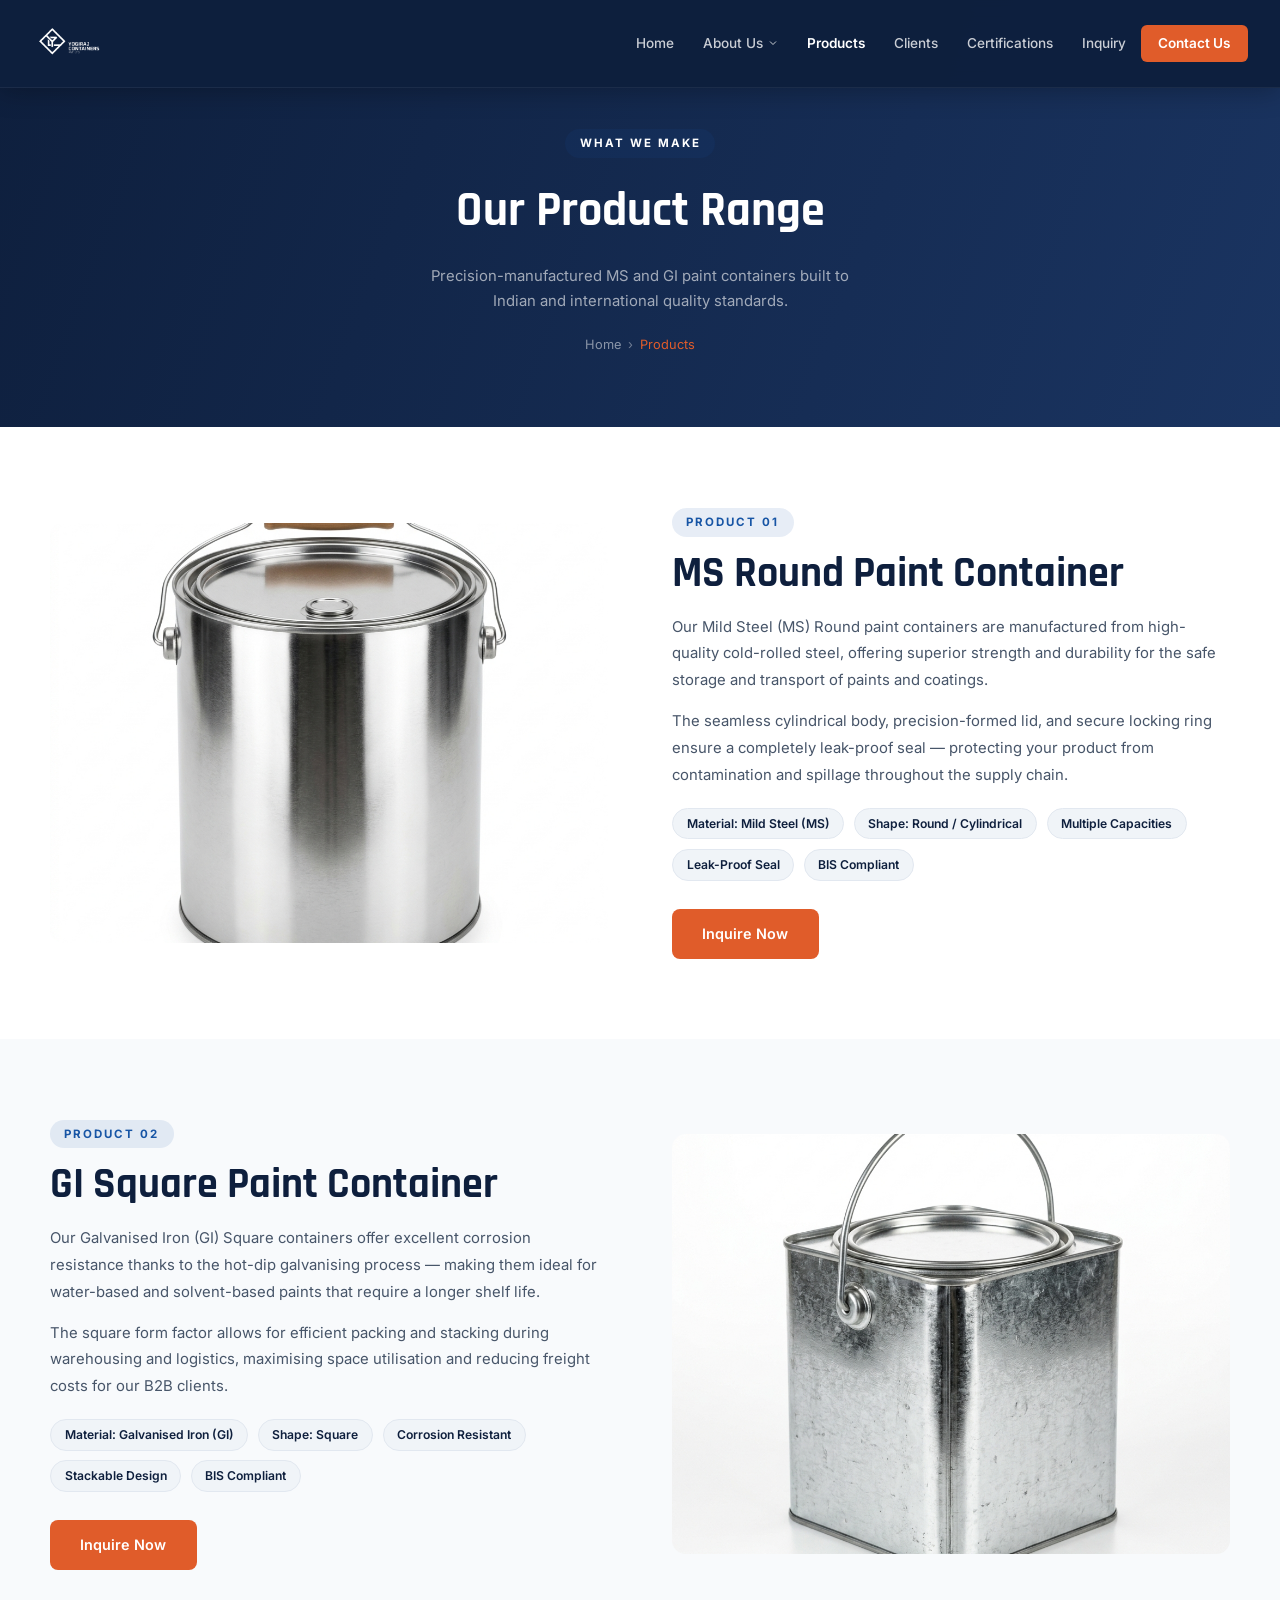
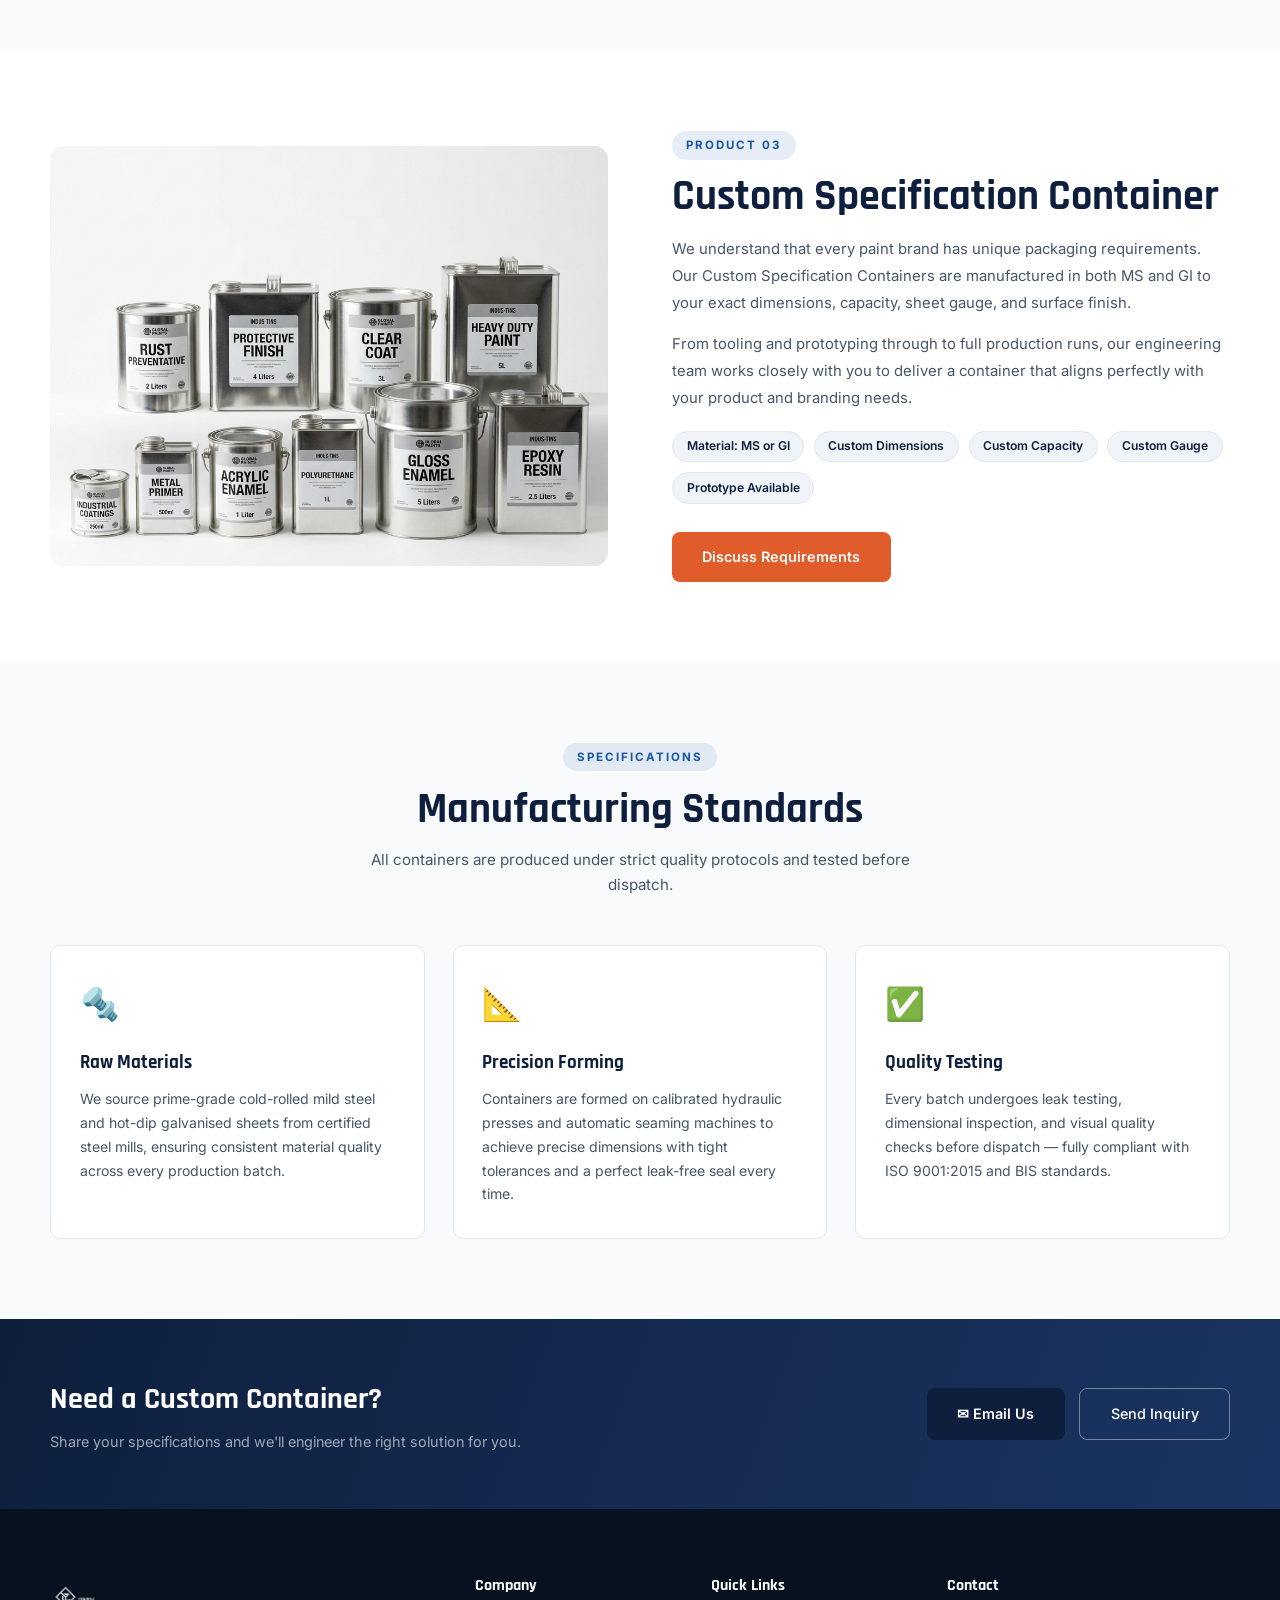
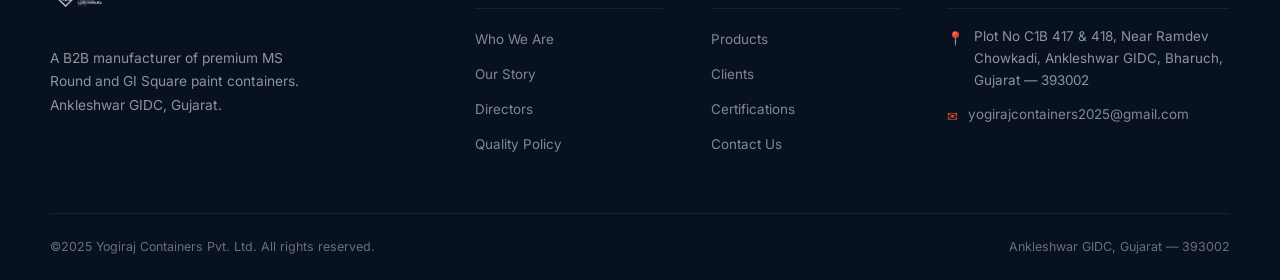
<file: yc_products.html>
<!DOCTYPE html>
<html lang="en">
<head>
  <meta charset="UTF-8"/>
  <meta name="viewport" content="width=device-width, initial-scale=1.0"/>
  <title>Products | Yogiraj Containers Pvt. Ltd.</title>
  <meta name="description" content="Explore Yogiraj Containers' range of MS Round, GI Square, and Custom paint containers manufactured in Ankleshwar GIDC, Gujarat."/>
  <link rel="stylesheet" href="yc_styles.css"/>
</head>
<body>

<nav class="navbar scrolled" id="navbar">
  <a href="yc_index.html" class="nav-logo">
    <img src="yc_logo_new.png" alt="Yogiraj Containers Pvt. Ltd." class="nav-logo-img"/>

  </a>
  <ul class="nav-links" id="navLinks">
    <li><a href="yc_index.html">Home</a></li>
    <li>
      <button class="nav-toggle">About Us
        <svg viewBox="0 0 24 24" fill="none" stroke="currentColor" stroke-width="2"><polyline points="6 9 12 15 18 9"/></svg>
      </button>
      <ul class="dropdown">
        <li><a href="#">Who We Are</a></li>
        <li><a href="#">Our Story</a></li>
        <li><a href="#">Directors</a></li>
        <li><a href="#">Quality Policy</a></li>
        <li><a href="#">Infrastructure</a></li>
      </ul>
    </li>
    <li><a href="yc_products.html" class="active">Products</a></li>
    <li><a href="yc_index.html#clients">Clients</a></li>
    <li><a href="yc_index.html#certifications">Certifications</a></li>
    <li><a href="yc_contact.html">Inquiry</a></li>
    <li><a href="yc_contact.html" class="nav-cta">Contact Us</a></li>
  </ul>
  <button class="hamburger" id="hamburger" aria-label="Toggle menu">
    <span></span><span></span><span></span>
  </button>
</nav>

<section class="page-hero">
  <div class="container">
    <span class="eyebrow" style="color:var(--gold)">What We Make</span>
    <h1>Our Product Range</h1>
    <p>Precision-manufactured MS and GI paint containers built to Indian and international quality standards.</p>
    <div class="breadcrumb"><a href="yc_index.html">Home</a> › <span>Products</span></div>
  </div>
</section>

<!-- PRODUCT 1 -->
<section class="section">
  <div class="container">
    <div class="about-grid">
      <div class="about-img reveal">
        <img src="yc_ms_round.png" alt="MS Round Paint Container" loading="lazy"/>
      </div>
      <div class="about-text reveal">
        <span class="eyebrow">Product 01</span>
        <h2 class="sec-title">MS Round Paint Container</h2>
        <p>Our Mild Steel (MS) Round paint containers are manufactured from high-quality cold-rolled steel, offering superior strength and durability for the safe storage and transport of paints and coatings.</p>
        <p>The seamless cylindrical body, precision-formed lid, and secure locking ring ensure a completely leak-proof seal — protecting your product from contamination and spillage throughout the supply chain.</p>
        <div class="tag-list">
          <span class="tag">Material: Mild Steel (MS)</span>
          <span class="tag">Shape: Round / Cylindrical</span>
          <span class="tag">Multiple Capacities</span>
          <span class="tag">Leak-Proof Seal</span>
          <span class="tag">BIS Compliant</span>
        </div>
        <div style="margin-top:1.75rem">
          <a href="yc_contact.html" class="btn-gold">Inquire Now</a>
        </div>
      </div>
    </div>
  </div>
</section>

<!-- PRODUCT 2 -->
<section class="section section-alt">
  <div class="container">
    <div class="about-grid" style="direction:rtl">
      <div class="about-img reveal" style="direction:ltr">
        <img src="yc_gi_square.png" alt="GI Square Paint Container" loading="lazy"/>
      </div>
      <div class="about-text reveal" style="direction:ltr">
        <span class="eyebrow">Product 02</span>
        <h2 class="sec-title">GI Square Paint Container</h2>
        <p>Our Galvanised Iron (GI) Square containers offer excellent corrosion resistance thanks to the hot-dip galvanising process — making them ideal for water-based and solvent-based paints that require a longer shelf life.</p>
        <p>The square form factor allows for efficient packing and stacking during warehousing and logistics, maximising space utilisation and reducing freight costs for our B2B clients.</p>
        <div class="tag-list">
          <span class="tag">Material: Galvanised Iron (GI)</span>
          <span class="tag">Shape: Square</span>
          <span class="tag">Corrosion Resistant</span>
          <span class="tag">Stackable Design</span>
          <span class="tag">BIS Compliant</span>
        </div>
        <div style="margin-top:1.75rem">
          <a href="yc_contact.html" class="btn-gold">Inquire Now</a>
        </div>
      </div>
    </div>
  </div>
</section>

<!-- PRODUCT 3 -->
<section class="section">
  <div class="container">
    <div class="about-grid">
      <div class="about-img reveal">
        <img src="yc_custom.png" alt="Custom Specification Container" loading="lazy"/>
      </div>
      <div class="about-text reveal">
        <span class="eyebrow">Product 03</span>
        <h2 class="sec-title">Custom Specification Container</h2>
        <p>We understand that every paint brand has unique packaging requirements. Our Custom Specification Containers are manufactured in both MS and GI to your exact dimensions, capacity, sheet gauge, and surface finish.</p>
        <p>From tooling and prototyping through to full production runs, our engineering team works closely with you to deliver a container that aligns perfectly with your product and branding needs.</p>
        <div class="tag-list">
          <span class="tag">Material: MS or GI</span>
          <span class="tag">Custom Dimensions</span>
          <span class="tag">Custom Capacity</span>
          <span class="tag">Custom Gauge</span>
          <span class="tag">Prototype Available</span>
        </div>
        <div style="margin-top:1.75rem">
          <a href="yc_contact.html" class="btn-gold">Discuss Requirements</a>
        </div>
      </div>
    </div>
  </div>
</section>

<!-- SPECS -->
<section class="section section-alt">
  <div class="container">
    <div class="sec-header reveal">
      <span class="eyebrow">Specifications</span>
      <h2 class="sec-title">Manufacturing Standards</h2>
      <p class="sec-sub">All containers are produced under strict quality protocols and tested before dispatch.</p>
    </div>
    <div class="card-grid">
      <div class="card reveal">
        <div class="card-icon">🔩</div>
        <h3>Raw Materials</h3>
        <p>We source prime-grade cold-rolled mild steel and hot-dip galvanised sheets from certified steel mills, ensuring consistent material quality across every production batch.</p>
      </div>
      <div class="card reveal">
        <div class="card-icon">📐</div>
        <h3>Precision Forming</h3>
        <p>Containers are formed on calibrated hydraulic presses and automatic seaming machines to achieve precise dimensions with tight tolerances and a perfect leak-free seal every time.</p>
      </div>
      <div class="card reveal">
        <div class="card-icon">✅</div>
        <h3>Quality Testing</h3>
        <p>Every batch undergoes leak testing, dimensional inspection, and visual quality checks before dispatch — fully compliant with ISO 9001:2015 and BIS standards.</p>
      </div>
    </div>
  </div>
</section>

<div class="cta-strip">
  <div class="container">
    <div>
      <h2>Need a Custom Container?</h2>
      <p>Share your specifications and we'll engineer the right solution for you.</p>
    </div>
    <div class="cta-actions">
      <a href="mailto:yogirajcontainers2025@gmail.com" class="btn-indigo">✉ Email Us</a>
      <a href="yc_contact.html" class="btn-outline-indigo">Send Inquiry</a>
    </div>
  </div>
</div>

<footer>
  <div class="container">
    <div class="footer-grid">
      <div class="footer-brand">
        <a href="yc_index.html" class="nav-logo foot-logo" style="display:inline-flex">
          <img src="yc_logo_new.png" alt="Yogiraj Containers Pvt. Ltd." class="nav-logo-img" style="height:46px"/>
        </a>
        <p>A B2B manufacturer of premium MS Round and GI Square paint containers. Ankleshwar GIDC, Gujarat.</p>
      </div>
      <div class="footer-col">
        <h4>Company</h4>
        <ul>
          <li><a href="#">Who We Are</a></li>
          <li><a href="#">Our Story</a></li>
          <li><a href="#">Directors</a></li>
          <li><a href="#">Quality Policy</a></li>
        </ul>
      </div>
      <div class="footer-col">
        <h4>Quick Links</h4>
        <ul>
          <li><a href="yc_products.html">Products</a></li>
          <li><a href="#">Clients</a></li>
          <li><a href="#">Certifications</a></li>
          <li><a href="yc_contact.html">Contact Us</a></li>
        </ul>
      </div>
      <div class="footer-col">
        <h4>Contact</h4>
        <div class="footer-contact-row">
          <span class="fc-icon">📍</span>
          <span>Plot No C1B 417 &amp; 418, Near Ramdev Chowkadi, Ankleshwar GIDC, Bharuch, Gujarat — 393002</span>
        </div>
        <div class="footer-contact-row">
          <span class="fc-icon">✉</span>
          <a href="mailto:yogirajcontainers2025@gmail.com">yogirajcontainers2025@gmail.com</a>
        </div>
      </div>
    </div>
    <div class="footer-bottom">
      <span>©2025 Yogiraj Containers Pvt. Ltd. All rights reserved.</span>
      <span>Ankleshwar GIDC, Gujarat — 393002</span>
    </div>
  </div>
</footer>

<script>
  const hamburger = document.getElementById('hamburger');
  const navLinks = document.getElementById('navLinks');
  hamburger.addEventListener('click', () => {
    const isOpen = navLinks.classList.toggle('open');
    const s = hamburger.querySelectorAll('span');
    if (isOpen) {
      s[0].style.transform='rotate(45deg) translate(5px,5px)'; s[1].style.opacity='0'; s[2].style.transform='rotate(-45deg) translate(5px,-5px)';
    } else {
      s[0].style.transform=s[1].style.opacity=s[2].style.transform='';
      document.querySelectorAll('.dropdown').forEach(d => d.classList.remove('mobile-open'));
      document.querySelectorAll('.nav-toggle').forEach(b => b.classList.remove('dropdown-active'));
    }
  });

  // Mobile dropdown accordion toggle
  document.querySelectorAll('.nav-toggle').forEach(btn => {
    btn.addEventListener('click', () => {
      const dropdown = btn.parentElement.querySelector('.dropdown');
      if (!dropdown) return;
      if (window.innerWidth > 768) return;
      const isActive = dropdown.classList.contains('mobile-open');
      document.querySelectorAll('.dropdown').forEach(d => d.classList.remove('mobile-open'));
      document.querySelectorAll('.nav-toggle').forEach(b => b.classList.remove('dropdown-active'));
      if (!isActive) { dropdown.classList.add('mobile-open'); btn.classList.add('dropdown-active'); }
    });
  });

  const observer = new IntersectionObserver((entries) => {
    entries.forEach((e,i) => { if(e.isIntersecting){setTimeout(()=>e.target.classList.add('visible'),i*80);observer.unobserve(e.target);} });
  },{threshold:0.1});
  document.querySelectorAll('.reveal').forEach(el=>observer.observe(el));
</script>
</body>
</html>
</file>
<file: styles.css>
@import url('https://fonts.googleapis.com/css2?family=Inter:wght@300;400;500;600;700;800;900&family=Rajdhani:wght@500;600;700&display=swap');

*, *::before, *::after { box-sizing: border-box; margin: 0; padding: 0; }

:root {
  --navy: #0d1f3c;
  --navy-light: #1a3a6e;
  --steel: #1e4080;
  --orange: #f47920;
  --orange-dark: #d4621a;
  --white: #ffffff;
  --gray-100: #f8f9fc;
  --gray-200: #eef0f5;
  --gray-400: #9ca3af;
  --gray-600: #4b5563;
  --gray-800: #1f2937;
  --shadow-sm: 0 2px 8px rgba(0,0,0,0.08);
  --shadow-md: 0 8px 32px rgba(0,0,0,0.12);
  --shadow-lg: 0 24px 64px rgba(0,0,0,0.2);
  --radius: 12px;
  --transition: 0.3s cubic-bezier(0.4,0,0.2,1);
}

html { scroll-behavior: smooth; }

body {
  font-family: 'Inter', sans-serif;
  color: var(--gray-800);
  background: var(--white);
  overflow-x: hidden;
  line-height: 1.6;
}

/* ===== NAVBAR ===== */
.navbar {
  position: fixed; top: 0; left: 0; right: 0; z-index: 1000;
  background: rgba(13,31,60,0.97);
  backdrop-filter: blur(12px);
  border-bottom: 1px solid rgba(255,255,255,0.07);
  padding: 0 2rem;
  display: flex; align-items: center; justify-content: space-between;
  height: 72px;
  transition: var(--transition);
}
.navbar.scrolled { box-shadow: var(--shadow-md); }

.nav-logo {
  display: flex; align-items: center; gap: 12px; text-decoration: none;
}
.nav-logo .logo-icon {
  width: 44px; height: 44px;
  background: linear-gradient(135deg, var(--orange), var(--orange-dark));
  border-radius: 8px;
  display: flex; align-items: center; justify-content: center;
  font-weight: 900; font-size: 1.1rem; color: white;
  font-family: 'Rajdhani', sans-serif;
}
.nav-logo .logo-text { display: flex; flex-direction: column; line-height: 1.1; }
.nav-logo .logo-name {
  font-family: 'Rajdhani', sans-serif; font-weight: 700;
  font-size: 1.3rem; color: var(--white); letter-spacing: 0.5px;
}
.nav-logo .logo-sub { font-size: 0.65rem; color: var(--orange); letter-spacing: 2px; text-transform: uppercase; }

.nav-links { display: flex; align-items: center; gap: 0.25rem; list-style: none; }
.nav-links > li { position: relative; }
.nav-links > li > a, .nav-links > li > .nav-toggle {
  display: flex; align-items: center; gap: 4px;
  padding: 0.5rem 0.85rem;
  color: rgba(255,255,255,0.85);
  text-decoration: none;
  font-size: 0.88rem; font-weight: 500;
  border-radius: 6px;
  transition: var(--transition);
  cursor: pointer; background: none; border: none; font-family: inherit;
}
.nav-links > li > a:hover, .nav-links > li > .nav-toggle:hover { color: white; background: rgba(255,255,255,0.08); }
.nav-links > li > a.active { color: var(--orange); }
.nav-toggle svg { width: 14px; height: 14px; transition: transform 0.2s; }
.nav-links > li:hover .nav-toggle svg { transform: rotate(180deg); }

.dropdown {
  position: absolute; top: calc(100% + 8px); left: 0;
  background: white; border-radius: var(--radius);
  box-shadow: var(--shadow-lg); border: 1px solid var(--gray-200);
  min-width: 220px; padding: 0.5rem;
  opacity: 0; visibility: hidden; transform: translateY(-8px);
  transition: var(--transition);
  list-style: none;
}
.nav-links > li:hover .dropdown { opacity: 1; visibility: visible; transform: translateY(0); }
.dropdown li a {
  display: block; padding: 0.6rem 1rem;
  color: var(--gray-600); text-decoration: none;
  font-size: 0.88rem; border-radius: 6px;
  transition: var(--transition);
}
.dropdown li a:hover { background: var(--gray-100); color: var(--navy); }

.nav-cta {
  background: var(--orange) !important; color: white !important;
  padding: 0.5rem 1.2rem !important; border-radius: 6px !important;
  font-weight: 600 !important;
}
.nav-cta:hover { background: var(--orange-dark) !important; }

.hamburger { display: none; flex-direction: column; gap: 5px; cursor: pointer; background: none; border: none; padding: 4px; }
.hamburger span { display: block; width: 24px; height: 2px; background: white; border-radius: 2px; transition: var(--transition); }

/* ===== HERO ===== */
.hero {
  position: relative; min-height: 100vh;
  display: flex; align-items: center;
  overflow: hidden;
}
.hero-bg {
  position: absolute; inset: 0;
  background-image: url('hero.png');
  background-size: cover; background-position: center;
}
.hero-overlay {
  position: absolute; inset: 0;
  background: linear-gradient(135deg, rgba(13,31,60,0.92) 0%, rgba(13,31,60,0.75) 50%, rgba(30,64,128,0.6) 100%);
}
.hero-content {
  position: relative; z-index: 2;
  max-width: 1200px; margin: 0 auto; padding: 0 2rem;
  padding-top: 72px;
}
.hero-badge {
  display: inline-flex; align-items: center; gap: 8px;
  background: rgba(244,121,32,0.15); border: 1px solid rgba(244,121,32,0.4);
  color: var(--orange); padding: 0.4rem 1rem; border-radius: 50px;
  font-size: 0.8rem; font-weight: 600; letter-spacing: 1px; text-transform: uppercase;
  margin-bottom: 1.5rem;
  animation: fadeInUp 0.6s ease both;
}
.hero-badge::before { content: '●'; font-size: 0.5rem; animation: pulse 2s infinite; }
.hero h1 {
  font-family: 'Rajdhani', sans-serif;
  font-size: clamp(2.5rem, 6vw, 5rem);
  font-weight: 700; color: white;
  line-height: 1.05; margin-bottom: 1.5rem;
  animation: fadeInUp 0.7s 0.1s ease both;
}
.hero h1 span { color: var(--orange); }
.hero p {
  font-size: 1.1rem; color: rgba(255,255,255,0.75);
  max-width: 560px; margin-bottom: 2.5rem;
  animation: fadeInUp 0.7s 0.2s ease both;
}
.hero-buttons { display: flex; gap: 1rem; flex-wrap: wrap; animation: fadeInUp 0.7s 0.3s ease both; }
.btn-primary {
  display: inline-flex; align-items: center; gap: 8px;
  background: var(--orange); color: white;
  padding: 0.85rem 2rem; border-radius: 8px;
  text-decoration: none; font-weight: 600; font-size: 0.95rem;
  transition: var(--transition); border: none; cursor: pointer;
}
.btn-primary:hover { background: var(--orange-dark); transform: translateY(-2px); box-shadow: 0 8px 24px rgba(244,121,32,0.4); }
.btn-secondary {
  display: inline-flex; align-items: center; gap: 8px;
  background: transparent; color: white;
  padding: 0.85rem 2rem; border-radius: 8px;
  border: 1px solid rgba(255,255,255,0.4);
  text-decoration: none; font-weight: 600; font-size: 0.95rem;
  transition: var(--transition);
}
.btn-secondary:hover { background: rgba(255,255,255,0.1); border-color: white; }

.hero-stats {
  display: flex; gap: 3rem; margin-top: 4rem;
  animation: fadeInUp 0.7s 0.4s ease both;
}
.stat { text-align: left; }
.stat-num { font-family: 'Rajdhani', sans-serif; font-size: 2.2rem; font-weight: 700; color: var(--orange); }
.stat-label { font-size: 0.8rem; color: rgba(255,255,255,0.6); text-transform: uppercase; letter-spacing: 1px; }

.hero-scroll {
  position: absolute; bottom: 2rem; left: 50%; transform: translateX(-50%);
  display: flex; flex-direction: column; align-items: center; gap: 8px;
  color: rgba(255,255,255,0.5); font-size: 0.75rem; letter-spacing: 1px;
  animation: bounce 2s infinite;
}
.hero-scroll::after { content: ''; width: 1px; height: 40px; background: rgba(255,255,255,0.3); }

/* ===== SECTION COMMON ===== */
.section { padding: 5rem 2rem; }
.section-light { background: var(--gray-100); }
.container { max-width: 1200px; margin: 0 auto; }
.section-header { text-align: center; margin-bottom: 3.5rem; }
.section-eyebrow {
  display: inline-block;
  color: var(--orange); font-size: 0.78rem; font-weight: 700;
  letter-spacing: 3px; text-transform: uppercase; margin-bottom: 0.75rem;
}
.section-title {
  font-family: 'Rajdhani', sans-serif;
  font-size: clamp(1.8rem, 4vw, 2.8rem);
  font-weight: 700; color: var(--navy); line-height: 1.15;
}
.section-subtitle { margin-top: 1rem; color: var(--gray-600); max-width: 600px; margin-left: auto; margin-right: auto; }

/* ===== ABOUT / MVT CARDS ===== */
.mvt-grid { display: grid; grid-template-columns: repeat(3, 1fr); gap: 2rem; }
.mvt-card {
  background: white; border-radius: var(--radius);
  padding: 2.5rem 2rem; border: 1px solid var(--gray-200);
  transition: var(--transition); position: relative; overflow: hidden;
}
.mvt-card::before {
  content: ''; position: absolute; top: 0; left: 0; right: 0; height: 4px;
  background: linear-gradient(90deg, var(--orange), var(--navy-light));
  transform: scaleX(0); transform-origin: left; transition: var(--transition);
}
.mvt-card:hover { box-shadow: var(--shadow-md); transform: translateY(-4px); }
.mvt-card:hover::before { transform: scaleX(1); }
.mvt-icon {
  width: 56px; height: 56px; border-radius: 12px;
  background: linear-gradient(135deg, var(--navy), var(--steel));
  display: flex; align-items: center; justify-content: center;
  font-size: 1.5rem; margin-bottom: 1.5rem; color: var(--orange);
}
.mvt-card h3 { font-family: 'Rajdhani', sans-serif; font-size: 1.4rem; font-weight: 700; color: var(--navy); margin-bottom: 0.75rem; }
.mvt-card p { color: var(--gray-600); font-size: 0.92rem; line-height: 1.7; }

/* ===== ABOUT SECTION ===== */
.about-grid { display: grid; grid-template-columns: 1fr 1fr; gap: 4rem; align-items: center; }
.about-image-wrap { position: relative; border-radius: 16px; overflow: hidden; }
.about-image-wrap img { width: 100%; height: 480px; object-fit: cover; display: block; }
.about-badge-float {
  position: absolute; bottom: 2rem; left: 2rem;
  background: var(--orange); color: white;
  padding: 1rem 1.5rem; border-radius: 12px;
  font-family: 'Rajdhani', sans-serif; font-weight: 700;
}
.about-badge-float .num { font-size: 2.5rem; line-height: 1; }
.about-badge-float .txt { font-size: 0.8rem; opacity: 0.9; }
.about-text .section-eyebrow { text-align: left; }
.about-text .section-title { text-align: left; }
.about-text p { color: var(--gray-600); margin: 1.2rem 0; line-height: 1.8; }
.cert-badges { display: flex; flex-wrap: wrap; gap: 0.75rem; margin-top: 1.5rem; }
.cert-badge {
  background: var(--gray-100); border: 1px solid var(--gray-200);
  padding: 0.4rem 0.9rem; border-radius: 50px;
  font-size: 0.8rem; font-weight: 600; color: var(--navy);
}

/* ===== PRODUCTS ===== */
.products-grid { display: grid; grid-template-columns: repeat(3, 1fr); gap: 2rem; }
.product-card {
  background: white; border-radius: var(--radius);
  border: 1px solid var(--gray-200); overflow: hidden;
  transition: var(--transition); text-decoration: none; color: inherit;
  display: flex; flex-direction: column;
}
.product-card:hover { box-shadow: var(--shadow-md); transform: translateY(-6px); }
.product-card:hover .product-img img { transform: scale(1.05); }
.product-img { height: 220px; overflow: hidden; background: var(--gray-100); }
.product-img img { width: 100%; height: 100%; object-fit: cover; transition: transform 0.5s ease; }
.product-info { padding: 1.5rem; flex: 1; display: flex; flex-direction: column; }
.product-info h3 { font-family: 'Rajdhani', sans-serif; font-size: 1.2rem; font-weight: 700; color: var(--navy); margin-bottom: 0.5rem; }
.product-info p { color: var(--gray-600); font-size: 0.88rem; flex: 1; }
.product-link {
  display: inline-flex; align-items: center; gap: 6px;
  color: var(--orange); font-weight: 600; font-size: 0.88rem;
  margin-top: 1rem; text-decoration: none; transition: var(--transition);
}
.product-link:hover { gap: 10px; }

/* ===== CERTIFICATIONS ===== */
.cert-section {
  background: linear-gradient(135deg, var(--navy) 0%, var(--steel) 100%);
  padding: 5rem 2rem; text-align: center; color: white;
}
.cert-section .section-title { color: white; }
.cert-section .section-eyebrow { color: var(--orange); }
.cert-section .section-subtitle { color: rgba(255,255,255,0.7); }
.cert-grid { display: grid; grid-template-columns: repeat(3, 1fr); gap: 2rem; margin-top: 3rem; }
.cert-card {
  background: rgba(255,255,255,0.08); border: 1px solid rgba(255,255,255,0.15);
  border-radius: var(--radius); padding: 2rem;
  backdrop-filter: blur(8px); transition: var(--transition);
}
.cert-card:hover { background: rgba(255,255,255,0.13); transform: translateY(-4px); }
.cert-card .cert-icon { font-size: 2.5rem; margin-bottom: 1rem; }
.cert-card h3 { font-family: 'Rajdhani', sans-serif; font-size: 1.3rem; font-weight: 700; margin-bottom: 0.5rem; }
.cert-card p { font-size: 0.85rem; color: rgba(255,255,255,0.65); }

/* ===== APPLICATIONS ===== */
.apps-grid { display: grid; grid-template-columns: repeat(4, 1fr); gap: 1.5rem; }
.app-card {
  background: white; border-radius: var(--radius); padding: 2rem 1.5rem;
  text-align: center; border: 1px solid var(--gray-200);
  transition: var(--transition);
}
.app-card:hover { box-shadow: var(--shadow-md); transform: translateY(-4px); border-color: var(--orange); }
.app-icon { font-size: 2.5rem; margin-bottom: 1rem; }
.app-card h4 { font-family: 'Rajdhani', sans-serif; font-size: 1.1rem; font-weight: 700; color: var(--navy); }

/* ===== CONTACT STRIP ===== */
.contact-strip {
  background: var(--orange); padding: 3rem 2rem;
  display: flex; align-items: center; justify-content: space-between;
  flex-wrap: wrap; gap: 1.5rem;
}
.contact-strip .container { display: flex; align-items: center; justify-content: space-between; flex-wrap: wrap; gap: 1.5rem; width: 100%; }
.strip-text h2 { font-family: 'Rajdhani', sans-serif; font-size: 2rem; font-weight: 700; color: white; }
.strip-text p { color: rgba(255,255,255,0.85); margin-top: 0.25rem; }
.strip-actions { display: flex; gap: 1rem; }
.btn-white {
  display: inline-flex; align-items: center; gap: 8px;
  background: white; color: var(--navy);
  padding: 0.85rem 2rem; border-radius: 8px;
  text-decoration: none; font-weight: 700; font-size: 0.95rem;
  transition: var(--transition);
}
.btn-white:hover { transform: translateY(-2px); box-shadow: 0 8px 24px rgba(0,0,0,0.2); }
.btn-outline-white {
  display: inline-flex; align-items: center; gap: 8px;
  background: transparent; color: white;
  padding: 0.85rem 2rem; border-radius: 8px; border: 2px solid white;
  text-decoration: none; font-weight: 600; font-size: 0.95rem;
  transition: var(--transition);
}
.btn-outline-white:hover { background: rgba(255,255,255,0.1); }

/* ===== FOOTER ===== */
footer {
  background: var(--navy); color: rgba(255,255,255,0.7);
  padding: 4rem 2rem 0;
}
.footer-grid { display: grid; grid-template-columns: 2fr 1fr 1fr 1.5fr; gap: 3rem; margin-bottom: 3rem; }
.footer-brand .nav-logo { margin-bottom: 1rem; }
.footer-brand p { font-size: 0.88rem; line-height: 1.7; max-width: 280px; }
.footer-col h4 { color: white; font-family: 'Rajdhani', sans-serif; font-size: 1.1rem; font-weight: 700; margin-bottom: 1.25rem; }
.footer-col ul { list-style: none; }
.footer-col ul li { margin-bottom: 0.6rem; }
.footer-col ul li a { color: rgba(255,255,255,0.6); text-decoration: none; font-size: 0.88rem; transition: var(--transition); }
.footer-col ul li a:hover { color: var(--orange); }
.footer-contact-item { display: flex; gap: 10px; margin-bottom: 0.75rem; font-size: 0.88rem; }
.footer-contact-item .icon { color: var(--orange); flex-shrink: 0; margin-top: 2px; }
.footer-contact-item a { color: rgba(255,255,255,0.6); text-decoration: none; transition: var(--transition); }
.footer-contact-item a:hover { color: white; }
.footer-bottom {
  border-top: 1px solid rgba(255,255,255,0.1);
  padding: 1.5rem 0; display: flex; justify-content: space-between; align-items: center;
  flex-wrap: wrap; gap: 1rem; font-size: 0.82rem;
}
.footer-bottom a { color: var(--orange); text-decoration: none; }

/* ===== ANIMATIONS ===== */
@keyframes fadeInUp {
  from { opacity: 0; transform: translateY(24px); }
  to { opacity: 1; transform: translateY(0); }
}
@keyframes pulse {
  0%, 100% { opacity: 1; } 50% { opacity: 0.4; }
}
@keyframes bounce {
  0%, 100% { transform: translateX(-50%) translateY(0); }
  50% { transform: translateX(-50%) translateY(-8px); }
}

.reveal {
  opacity: 0; transform: translateY(32px);
  transition: opacity 0.7s ease, transform 0.7s ease;
}
.reveal.visible { opacity: 1; transform: translateY(0); }

/* ===== PRODUCTS PAGE ===== */
.page-hero {
  background: linear-gradient(135deg, var(--navy) 0%, var(--steel) 100%);
  padding: 7rem 2rem 4rem; text-align: center; color: white;
}
.page-hero h1 { font-family: 'Rajdhani', sans-serif; font-size: clamp(2rem, 5vw, 3.5rem); font-weight: 700; }
.page-hero p { margin-top: 1rem; color: rgba(255,255,255,0.75); max-width: 500px; margin-left: auto; margin-right: auto; }
.breadcrumb { display: flex; align-items: center; gap: 8px; justify-content: center; margin-top: 1.5rem; font-size: 0.85rem; color: rgba(255,255,255,0.5); }
.breadcrumb a { color: rgba(255,255,255,0.6); text-decoration: none; }
.breadcrumb a:hover { color: white; }
.breadcrumb span { color: var(--orange); }

.products-full-grid { display: grid; grid-template-columns: repeat(3, 1fr); gap: 2rem; }

/* ===== CONTACT PAGE ===== */
.contact-grid { display: grid; grid-template-columns: 1fr 1fr; gap: 4rem; align-items: start; }
.contact-form { background: white; border-radius: 16px; padding: 2.5rem; box-shadow: var(--shadow-md); }
.contact-form h2 { font-family: 'Rajdhani', sans-serif; font-size: 1.8rem; font-weight: 700; color: var(--navy); margin-bottom: 1.5rem; }
.form-group { margin-bottom: 1.25rem; }
.form-group label { display: block; font-size: 0.85rem; font-weight: 600; color: var(--gray-600); margin-bottom: 0.4rem; }
.form-group input, .form-group textarea, .form-group select {
  width: 100%; padding: 0.8rem 1rem;
  border: 1.5px solid var(--gray-200); border-radius: 8px;
  font-family: inherit; font-size: 0.9rem; color: var(--gray-800);
  transition: var(--transition); outline: none;
}
.form-group input:focus, .form-group textarea:focus, .form-group select:focus {
  border-color: var(--orange); box-shadow: 0 0 0 3px rgba(244,121,32,0.12);
}
.form-group textarea { resize: vertical; min-height: 120px; }
.form-row { display: grid; grid-template-columns: 1fr 1fr; gap: 1rem; }

.contact-info h2 { font-family: 'Rajdhani', sans-serif; font-size: 1.8rem; font-weight: 700; color: var(--navy); margin-bottom: 0.5rem; }
.contact-info p { color: var(--gray-600); margin-bottom: 2rem; }
.info-card {
  display: flex; gap: 1rem; padding: 1.25rem;
  background: var(--gray-100); border-radius: 12px; margin-bottom: 1rem;
  border: 1px solid var(--gray-200);
}
.info-card-icon {
  width: 48px; height: 48px; border-radius: 10px; flex-shrink: 0;
  background: linear-gradient(135deg, var(--navy), var(--steel));
  display: flex; align-items: center; justify-content: center; font-size: 1.3rem;
}
.info-card-text h4 { font-weight: 700; color: var(--navy); margin-bottom: 0.25rem; }
.info-card-text p, .info-card-text a { color: var(--gray-600); font-size: 0.9rem; text-decoration: none; display: block; }
.info-card-text a:hover { color: var(--orange); }
.map-embed { margin-top: 2rem; border-radius: 12px; overflow: hidden; border: 1px solid var(--gray-200); }
.map-embed iframe { display: block; width: 100%; height: 280px; border: none; }

/* ===== RESPONSIVE ===== */
@media (max-width: 1024px) {
  .mvt-grid, .products-grid, .cert-grid, .products-full-grid { grid-template-columns: repeat(2, 1fr); }
  .apps-grid { grid-template-columns: repeat(2, 1fr); }
  .footer-grid { grid-template-columns: 1fr 1fr; }
  .about-grid { grid-template-columns: 1fr; }
  .contact-grid { grid-template-columns: 1fr; }
}
@media (max-width: 768px) {
  .nav-links { display: none; position: absolute; top: 72px; left: 0; right: 0; background: var(--navy); flex-direction: column; padding: 1rem; gap: 0; border-top: 1px solid rgba(255,255,255,0.1); }
  .nav-links.open { display: flex; }
  .nav-links > li > a, .nav-links > li > .nav-toggle { padding: 0.75rem 1rem; width: 100%; }
  .dropdown { position: static; opacity: 1; visibility: visible; transform: none; box-shadow: none; border: none; background: rgba(255,255,255,0.05); }
  .hamburger { display: flex; }
  .mvt-grid, .cert-grid, .products-full-grid { grid-template-columns: 1fr; }
  .hero-stats { gap: 2rem; flex-wrap: wrap; }
  .hero-buttons { flex-direction: column; }
  .footer-grid { grid-template-columns: 1fr; }
  .contact-strip .container { justify-content: center; text-align: center; }
  .strip-actions { flex-direction: column; }
  .footer-bottom { justify-content: center; text-align: center; }
  .form-row { grid-template-columns: 1fr; }
}
@media (max-width: 480px) {
  .products-grid { grid-template-columns: 1fr; }
  .apps-grid { grid-template-columns: repeat(2, 1fr); }
  .section { padding: 3.5rem 1rem; }
}
</file>
<file: yc_styles.css>
@import url('https://fonts.googleapis.com/css2?family=Inter:wght@300;400;500;600;700;800&family=Rajdhani:wght@500;600;700&display=swap');
*,*::before,*::after{box-sizing:border-box;margin:0;padding:0}
:root{
  --navy:#0e1f3d;--navy-mid:#1a3461;--blue:#1755a5;--blue-light:#2e6bc4;
  --orange:#e05c2a;--orange-dark:#c44d22;
  --white:#fff;--gray-50:#f8fafc;--gray-100:#f0f4f8;--gray-200:#e2e8f0;
  --gray-400:#94a3b8;--gray-600:#475569;--gray-800:#1e293b;
  --radius:10px;--shadow-sm:0 1px 4px rgba(0,0,0,.07);
  --shadow-md:0 6px 24px rgba(0,0,0,.1);--shadow-lg:0 20px 56px rgba(0,0,0,.15);
  --t:.28s cubic-bezier(.4,0,.2,1);
}
html{scroll-behavior:smooth}
body{font-family:'Inter',sans-serif;color:var(--gray-800);background:#fff;overflow-x:hidden;line-height:1.65}

/* NAV */
.navbar{position:fixed;top:0;left:0;right:0;z-index:1000;height:88px;
  background:rgba(14,31,61,.97);backdrop-filter:blur(14px);
  border-bottom:1px solid rgba(255,255,255,.06);
  display:flex;align-items:center;padding:0 2rem;justify-content:space-between;transition:var(--t)}
.navbar.scrolled{box-shadow:0 4px 24px rgba(0,0,0,.25)}
.nav-logo{display:flex;align-items:center;text-decoration:none}
/* PNG logo - inverted to white for dark backgrounds */
.nav-logo-img{
  height:68px;width:auto;display:block;
  filter:brightness(0) invert(1);
  transition:transform .35s ease, filter .35s ease;
  animation:logoIn .7s cubic-bezier(.4,0,.2,1) both;
}
.nav-logo:hover .nav-logo-img{
  transform:scale(1.06);
  filter:brightness(0) invert(1) drop-shadow(0 0 10px rgba(224,92,42,.65));
}
@keyframes logoIn{from{opacity:0;transform:translateX(-12px)}to{opacity:1;transform:translateX(0)}}
.nav-links{display:flex;align-items:center;list-style:none;gap:.1rem}
.nav-links>li{position:relative}
.nav-links>li>a,.nav-toggle{display:flex;align-items:center;gap:4px;padding:.45rem .85rem;
  color:rgba(255,255,255,.78);text-decoration:none;font-size:.85rem;font-weight:500;
  border-radius:6px;transition:var(--t);background:none;border:none;font-family:inherit;cursor:pointer}
.nav-links>li>a:hover,.nav-toggle:hover{color:#fff;background:rgba(255,255,255,.08)}
.nav-links>li>a.active{color:#fff;font-weight:600}
.nav-toggle svg{width:12px;height:12px;transition:transform .2s}
.nav-links>li:hover .nav-toggle svg{transform:rotate(180deg)}
.dropdown{position:absolute;top:calc(100% + 6px);left:0;background:#fff;border-radius:var(--radius);
  box-shadow:var(--shadow-lg);border:1px solid var(--gray-200);min-width:210px;padding:.4rem;
  opacity:0;visibility:hidden;transform:translateY(-6px);transition:var(--t);list-style:none}
.nav-links>li:hover .dropdown{opacity:1;visibility:visible;transform:translateY(0)}
.dropdown li a{display:block;padding:.5rem .9rem;color:var(--gray-600);text-decoration:none;font-size:.85rem;border-radius:6px;transition:var(--t)}
.dropdown li a:hover{background:var(--gray-100);color:var(--navy)}
.nav-cta{background:var(--orange)!important;color:#fff!important;font-weight:600!important;padding:.45rem 1.1rem!important;border-radius:6px!important}
.nav-cta:hover{background:var(--orange-dark)!important}
.hamburger{display:none;flex-direction:column;gap:5px;cursor:pointer;background:none;border:none;padding:4px}
.hamburger span{display:block;width:23px;height:2px;background:#fff;border-radius:2px;transition:var(--t)}

/* HERO SLIDER */
.hero{position:relative;min-height:100vh;display:flex;align-items:center;overflow:hidden}

/* Slide stack */
.hero-slides{position:absolute;inset:0;z-index:0}
.hero-slide{position:absolute;inset:0;background-size:cover;background-position:center;
  opacity:0;transition:opacity 1.2s ease;will-change:opacity}
.hero-slide.active{opacity:1}

.hero-overlay{position:absolute;inset:0;z-index:1;background:linear-gradient(110deg,rgba(14,31,61,.92) 0%,rgba(14,31,61,.78) 55%,rgba(23,85,165,.5) 100%)}
.hero-content{position:relative;z-index:3;max-width:1180px;margin:0 auto;padding:0 2rem;padding-top:88px}

/* Arrows */
.slider-arrow{position:absolute;top:50%;z-index:4;transform:translateY(-50%);
  width:48px;height:48px;border-radius:50%;border:2px solid rgba(255,255,255,.35);
  background:rgba(14,31,61,.55);backdrop-filter:blur(6px);
  color:#fff;cursor:pointer;display:flex;align-items:center;justify-content:center;
  transition:background .25s,border-color .25s,transform .25s}
.slider-arrow:hover{background:var(--orange);border-color:var(--orange);transform:translateY(-50%) scale(1.1)}
.slider-prev{left:1.5rem}
.slider-next{right:1.5rem}

/* Dot nav — bottom-right, small */
.slider-dots{position:absolute;bottom:2.2rem;right:2rem;left:auto;transform:none;
  z-index:4;display:flex;gap:.5rem}
.slider-dot{width:7px;height:7px;border-radius:50%;border:none;
  background:rgba(255,255,255,.4);cursor:pointer;transition:background .3s,transform .3s;padding:0}
.slider-dot.active{background:var(--orange);transform:scale(1.35)}

/* Per-slide captions */
.slide-captions{position:relative;min-height:3.5rem;margin-bottom:2.5rem}
.slide-cap{position:absolute;top:0;left:0;font-size:1.05rem;color:rgba(255,255,255,.72);
  max-width:530px;opacity:0;transition:opacity .8s ease;pointer-events:none;margin:0}
.slide-cap.active{opacity:1;position:relative;pointer-events:auto}

.hero-pill{display:inline-flex;align-items:center;gap:8px;background:rgba(255,255,255,.1);border:1px solid rgba(255,255,255,.25);
  color:rgba(255,255,255,.9);padding:.38rem 1rem;border-radius:50px;font-size:.75rem;font-weight:600;letter-spacing:1.2px;text-transform:uppercase;margin-bottom:1.5rem;animation:fadeUp .6s ease both}
.hero h1{font-family:'Rajdhani',sans-serif;font-weight:700;color:#fff;font-size:clamp(2.4rem,5.5vw,5rem);line-height:1.04;margin-bottom:1.4rem;animation:fadeUp .7s .1s ease both}
.hero h1 em{color:var(--orange);font-style:normal}
.hero-btns{display:flex;gap:.9rem;flex-wrap:wrap;animation:fadeUp .7s .3s ease both}
.btn-primary{display:inline-flex;align-items:center;gap:7px;background:var(--orange);color:#fff;
  padding:.82rem 1.9rem;border-radius:8px;text-decoration:none;font-weight:600;font-size:.9rem;transition:var(--t);border:none;cursor:pointer}
.btn-primary:hover{background:var(--orange-dark);transform:translateY(-2px);box-shadow:0 8px 20px rgba(224,92,42,.4)}
.btn-outline{display:inline-flex;align-items:center;gap:7px;background:transparent;color:#fff;
  padding:.82rem 1.9rem;border-radius:8px;border:1.5px solid rgba(255,255,255,.4);text-decoration:none;font-weight:500;font-size:.9rem;transition:var(--t)}
.btn-outline:hover{background:rgba(255,255,255,.1);border-color:#fff}
.hero-stats{display:flex;gap:2.5rem;margin-top:4rem;flex-wrap:wrap;animation:fadeUp .7s .4s ease both}
.stat-num{font-family:'Rajdhani',sans-serif;font-size:2.2rem;font-weight:700;color:#fff}
.stat-lbl{font-size:.72rem;color:rgba(255,255,255,.5);text-transform:uppercase;letter-spacing:1px;margin-top:2px}
.hero-scroll{position:absolute;bottom:2rem;left:50%;transform:translateX(-50%);
  display:flex;flex-direction:column;align-items:center;gap:6px;animation:bounce 2s infinite;z-index:4}
.hero-scroll span{font-size:.65rem;color:rgba(255,255,255,.4);letter-spacing:2px;text-transform:uppercase}
.hero-scroll::after{content:'';width:1px;height:36px;background:rgba(255,255,255,.2)}

/* UTILS */
.section{padding:5rem 2rem}
.section-alt{background:var(--gray-50)}
.container{max-width:1180px;margin:0 auto}
.sec-hd{text-align:center;margin-bottom:3.5rem}
.eyebrow{display:inline-block;background:rgba(23,85,165,.1);color:var(--blue);
  padding:.3rem .9rem;border-radius:50px;font-size:.72rem;font-weight:700;letter-spacing:2px;text-transform:uppercase;margin-bottom:.9rem}
.sec-title{font-family:'Rajdhani',sans-serif;font-size:clamp(1.8rem,3.5vw,2.6rem);font-weight:700;color:var(--navy);line-height:1.15}
.sec-sub{margin-top:.85rem;color:var(--gray-600);max-width:580px;margin-left:auto;margin-right:auto;font-size:.95rem}
.lbl-left{text-align:left}
.lbl-left .sec-title,.lbl-left .eyebrow{text-align:left}

/* BLUE DIVIDER */
.blue-bar{height:4px;background:linear-gradient(90deg,var(--orange),var(--blue));border:none;margin:0}

/* STATS STRIP */
.stats-strip{background:var(--navy);padding:3rem 2rem}
.stats-row{display:grid;grid-template-columns:repeat(4,1fr);gap:1rem;text-align:center}
.ss-num{font-family:'Rajdhani',sans-serif;font-size:2.5rem;font-weight:700;color:#fff}
.ss-lbl{font-size:.78rem;color:rgba(255,255,255,.5);text-transform:uppercase;letter-spacing:1px;margin-top:4px}
.ss-div{width:1px;background:rgba(255,255,255,.1);margin:auto}

/* FEATURE CARDS */
.feat-grid{display:grid;grid-template-columns:repeat(3,1fr);gap:1.75rem}
.feat-card{background:#fff;border-radius:var(--radius);padding:2.2rem 1.8rem;border:1px solid var(--gray-200);transition:var(--t);position:relative;overflow:hidden}
.feat-card::before{content:'';position:absolute;top:0;left:0;width:4px;height:100%;background:var(--blue);transform:scaleY(0);transform-origin:top;transition:var(--t)}
.feat-card:hover{box-shadow:var(--shadow-md);transform:translateY(-4px)}
.feat-card:hover::before{transform:scaleY(1)}
.feat-icon{width:72px;height:72px;border-radius:14px;background:linear-gradient(135deg,var(--navy),var(--blue));display:flex;align-items:center;justify-content:center;font-size:1.3rem;margin-bottom:1.3rem;overflow:hidden}
.feat-icon img{width:100%;height:100%;object-fit:cover;display:block;border-radius:14px}
.feat-card h3{font-family:'Rajdhani',sans-serif;font-size:1.25rem;font-weight:700;color:var(--navy);margin-bottom:.5rem}
.feat-card p{color:var(--gray-600);font-size:.88rem;line-height:1.7}

/* 2-COL IMAGE SECTION */
.split{display:grid;grid-template-columns:1fr 1fr;gap:4rem;align-items:center}
.split-img{border-radius:14px;overflow:hidden;position:relative}
.split-img img{width:100%;height:440px;object-fit:cover;display:block;transition:transform .6s ease}
.split-img:hover img{transform:scale(1.03)}
.split-badge{position:absolute;bottom:1.5rem;left:1.5rem;background:var(--navy);color:#fff;padding:.8rem 1.2rem;border-radius:10px;font-family:'Rajdhani',sans-serif;font-weight:700}
.split-badge .b-num{font-size:1.6rem;line-height:1;color:var(--orange)}
.split-badge .b-lbl{font-size:.7rem;color:rgba(255,255,255,.6);margin-top:2px}
.split-text p{color:var(--gray-600);font-size:.93rem;line-height:1.8;margin:.9rem 0}
.tags{display:flex;flex-wrap:wrap;gap:.6rem;margin-top:1.2rem}
.tag{background:var(--gray-100);border:1px solid var(--gray-200);padding:.3rem .85rem;border-radius:50px;font-size:.76rem;font-weight:600;color:var(--navy)}

/* PRODUCTS */
.prod-grid{display:grid;grid-template-columns:repeat(3,1fr);gap:2rem}
.prod-card{background:#fff;border-radius:var(--radius);border:1px solid var(--gray-200);overflow:hidden;transition:var(--t);text-decoration:none;color:inherit;display:flex;flex-direction:column}
.prod-card:hover{box-shadow:var(--shadow-md);transform:translateY(-5px)}
.prod-card:hover .prod-img img{transform:scale(1.05)}
.prod-img{height:200px;overflow:hidden;background:var(--gray-50)}
.prod-img img{width:100%;height:100%;object-fit:cover;transition:transform .5s ease}
.prod-body{padding:1.4rem;flex:1;display:flex;flex-direction:column}
.prod-body h3{font-family:'Rajdhani',sans-serif;font-size:1.15rem;font-weight:700;color:var(--navy);margin-bottom:.4rem}
.prod-body p{color:var(--gray-600);font-size:.86rem;flex:1;line-height:1.65}
.prod-link{display:inline-flex;align-items:center;gap:5px;color:var(--blue);font-weight:600;font-size:.84rem;margin-top:1rem;text-decoration:none;transition:var(--t)}
.prod-link:hover{gap:9px}

/* FULL-WIDTH IMAGE BANNER */
.img-banner{position:relative;min-height:420px;overflow:visible}
.img-banner img{position:absolute;inset:0;width:100%;height:100%;object-fit:cover;display:block;z-index:0}
.img-banner-overlay{position:relative;z-index:1;min-height:420px;background:linear-gradient(90deg,rgba(14,31,61,.92) 0%,rgba(14,31,61,.55) 65%,transparent 100%);display:flex;align-items:center;padding:3.5rem 0}
.img-banner-content{padding:0 5vw;max-width:580px}
.img-banner-content h2{font-family:'Rajdhani',sans-serif;font-size:clamp(1.8rem,3.5vw,2.8rem);font-weight:700;color:#fff;margin-bottom:.8rem}
.img-banner-content p{color:rgba(255,255,255,.75);font-size:.95rem;line-height:1.7;margin-bottom:1.8rem}

/* CLIENTS */
.clients-bg{background:var(--navy);padding:4rem 2rem}
.clients-bg .sec-title{color:#fff}
.clients-bg .sec-sub{color:rgba(255,255,255,.55)}
.clients-bg .eyebrow{background:rgba(255,255,255,.1);color:rgba(255,255,255,.8)}
.clients-row{display:flex;justify-content:center;gap:2rem;flex-wrap:wrap;margin-top:2.5rem}
.client-card{background:rgba(255,255,255,.07);border:1px solid rgba(255,255,255,.12);border-radius:var(--radius);
  padding:1.4rem 2.2rem;transition:var(--t);text-align:center}
.client-card:hover{background:rgba(255,255,255,.13);transform:translateY(-3px)}
.client-name{font-family:'Rajdhani',sans-serif;font-size:1.3rem;font-weight:700;color:#fff}
.client-type{font-size:.7rem;color:rgba(255,255,255,.45);letter-spacing:1.5px;text-transform:uppercase;margin-top:3px}

/* CERTS */
.cert-grid{display:grid;grid-template-columns:repeat(4,1fr);gap:1.5rem}
.cert-card{background:#fff;border-radius:var(--radius);padding:1.8rem 1.4rem;text-align:center;border:1px solid var(--gray-200);transition:var(--t)}
.cert-card:hover{box-shadow:var(--shadow-md);transform:translateY(-3px);border-color:var(--blue)}
.cert-icon{width:64px;height:64px;margin:0 auto 1rem;display:flex;align-items:center;justify-content:center}
.cert-icon img{width:64px;height:64px;object-fit:cover;border-radius:12px;display:block}
.cert-icon.cert-svg svg{width:52px;height:52px}
.cert-card h4{font-family:'Rajdhani',sans-serif;font-size:1rem;font-weight:700;color:var(--navy);margin-bottom:.3rem}
.cert-card p{font-size:.8rem;color:var(--gray-600)}

/* DIRECTORS */
.dir-grid{display:grid;grid-template-columns:repeat(4,1fr);gap:1.75rem}
.dir-card{background:#fff;border-radius:var(--radius);padding:2rem 1.4rem;text-align:center;border:1px solid var(--gray-200);transition:var(--t)}
.dir-card:hover{box-shadow:var(--shadow-md);transform:translateY(-3px)}
.dir-av{width:64px;height:64px;border-radius:50%;margin:0 auto 1rem;background:linear-gradient(135deg,var(--navy),var(--blue));display:flex;align-items:center;justify-content:center;font-family:'Rajdhani',sans-serif;font-size:1.4rem;font-weight:700;color:#fff}
.dir-card h4{font-family:'Rajdhani',sans-serif;font-size:1.05rem;font-weight:700;color:var(--navy)}
.dir-card p{font-size:.78rem;color:var(--gray-600);margin-top:.2rem}

/* CTA STRIP */
.cta-strip{background:linear-gradient(110deg,var(--navy) 0%,var(--navy-mid) 100%);padding:3.5rem 2rem}
.cta-strip .container{display:flex;align-items:center;justify-content:space-between;flex-wrap:wrap;gap:1.5rem}
.cta-strip h2{font-family:'Rajdhani',sans-serif;font-size:1.9rem;font-weight:700;color:#fff}
.cta-strip p{color:rgba(255,255,255,.6);margin-top:.25rem;font-size:.9rem}
.cta-actions{display:flex;gap:.9rem;flex-wrap:wrap}
.btn-white{display:inline-flex;align-items:center;gap:7px;background:#fff;color:var(--navy);padding:.8rem 1.8rem;border-radius:8px;text-decoration:none;font-weight:700;font-size:.9rem;transition:var(--t)}
.btn-white:hover{transform:translateY(-2px);box-shadow:0 8px 20px rgba(0,0,0,.2)}
.btn-outline-w{display:inline-flex;align-items:center;gap:7px;background:transparent;color:#fff;padding:.8rem 1.8rem;border-radius:8px;border:1.5px solid rgba(255,255,255,.35);text-decoration:none;font-weight:500;font-size:.9rem;transition:var(--t)}
.btn-outline-w:hover{background:rgba(255,255,255,.08);border-color:#fff}

/* FOOTER */
footer{background:#07111f;color:rgba(255,255,255,.55);padding:4rem 2rem 0}
.foot-grid{display:grid;grid-template-columns:2fr 1fr 1fr 1.5fr;gap:3rem;margin-bottom:3rem}
.foot-brand p{font-size:.86rem;line-height:1.7;max-width:270px;margin-top:.9rem}
.foot-col h4{color:#fff;font-family:'Rajdhani',sans-serif;font-size:1rem;font-weight:700;margin-bottom:1rem;padding-bottom:.5rem;border-bottom:1px solid rgba(255,255,255,.07)}
.foot-col ul{list-style:none}
.foot-col ul li{margin-bottom:.55rem}
.foot-col ul li a{color:rgba(255,255,255,.5);text-decoration:none;font-size:.84rem;transition:var(--t)}
.foot-col ul li a:hover{color:var(--orange)}
.foot-row{display:flex;gap:10px;margin-bottom:.75rem;font-size:.84rem}
.f-ic{color:var(--orange);flex-shrink:0;margin-top:2px}
.f-ic+*{color:rgba(255,255,255,.5)}
.f-ic+a{color:rgba(255,255,255,.5);text-decoration:none}
.f-ic+a:hover{color:var(--orange)}
.foot-bottom{border-top:1px solid rgba(255,255,255,.07);padding:1.4rem 0;display:flex;justify-content:space-between;align-items:center;flex-wrap:wrap;gap:.8rem;font-size:.78rem}
.foot-bottom .orange{color:var(--orange)}

/* PAGE HERO */
.page-hero{background:linear-gradient(110deg,var(--navy) 0%,var(--navy-mid) 100%);padding:8rem 2rem 4.5rem;color:#fff;text-align:center}
.page-hero h1{font-family:'Rajdhani',sans-serif;font-size:clamp(2rem,4vw,3rem);font-weight:700}
.page-hero p{margin-top:.8rem;color:rgba(255,255,255,.6);max-width:460px;margin-left:auto;margin-right:auto;font-size:.93rem}
.breadcrumb{display:flex;align-items:center;gap:7px;justify-content:center;margin-top:1.3rem;font-size:.8rem;color:rgba(255,255,255,.4)}
.breadcrumb a{color:rgba(255,255,255,.5);text-decoration:none}
.breadcrumb a:hover{color:#fff}
.breadcrumb span{color:var(--orange)}

/* CONTACT PAGE */
.cf{background:#fff;border-radius:14px;padding:2.4rem;box-shadow:var(--shadow-md)}
.cf h2{font-family:'Rajdhani',sans-serif;font-size:1.7rem;font-weight:700;color:var(--navy);margin-bottom:1.4rem}
.fg{margin-bottom:1.1rem}
.fg label{display:block;font-size:.81rem;font-weight:600;color:var(--gray-600);margin-bottom:.35rem}
.fg input,.fg textarea,.fg select{width:100%;padding:.75rem .95rem;border:1.5px solid var(--gray-200);border-radius:7px;font-family:inherit;font-size:.88rem;color:var(--gray-800);transition:var(--t);outline:none}
.fg input:focus,.fg textarea:focus,.fg select:focus{border-color:var(--blue);box-shadow:0 0 0 3px rgba(23,85,165,.1)}
.fg textarea{resize:vertical;min-height:110px}
.form-row{display:grid;grid-template-columns:1fr 1fr;gap:1rem}
.info-card{display:flex;gap:.9rem;padding:1.1rem;background:var(--gray-50);border-radius:10px;margin-bottom:.9rem;border:1px solid var(--gray-200)}
.ic-icon{width:44px;height:44px;border-radius:9px;flex-shrink:0;background:linear-gradient(135deg,var(--navy),var(--blue));display:flex;align-items:center;justify-content:center;font-size:1.15rem}
.ic-text h4{font-weight:700;color:var(--navy);margin-bottom:.2rem;font-size:.9rem}
.ic-text p,.ic-text a{color:var(--gray-600);font-size:.84rem;text-decoration:none;display:block}
.ic-text a:hover{color:var(--blue)}
.map-wrap{margin-top:1.4rem;border-radius:10px;overflow:hidden;border:1px solid var(--gray-200)}
.map-wrap iframe{display:block;width:100%;height:250px;border:none}
.contact-grid{display:grid;grid-template-columns:1fr 1fr;gap:3.5rem;align-items:start}

/* ANIMATE */
@keyframes fadeUp{from{opacity:0;transform:translateY(20px)}to{opacity:1;transform:translateY(0)}}
@keyframes bounce{0%,100%{transform:translateX(-50%) translateY(0)}50%{transform:translateX(-50%) translateY(-8px)}}
.reveal{opacity:0;transform:translateY(24px);transition:opacity .6s ease,transform .6s ease}
.reveal.visible{opacity:1;transform:translateY(0)}

/* ── LOGO ANIMATIONS ── */
/* 1. Diamond draw-in on page load */
@keyframes drawDiamond{
  0%{stroke-dashoffset:262}
  100%{stroke-dashoffset:0}
}
/* 2. Inner mark fade+scale-in */
@keyframes markIn{
  from{opacity:0;transform:scale(.7)}
  to{opacity:1;transform:scale(1)}
}
/* 3. Continuous shimmer pulse on diamond */
@keyframes logoPulse{
  0%,100%{filter:drop-shadow(0 0 0px rgba(224,92,42,0))}
  50%{filter:drop-shadow(0 0 6px rgba(224,92,42,.55))}
}
/* 4. Hover spin for logo icon */
@keyframes logoSpin{
  0%{transform:rotate(0deg) scale(1)}
  50%{transform:rotate(8deg) scale(1.08)}
  100%{transform:rotate(0deg) scale(1)}
}

.logo-icon{
  flex-shrink:0;
  color:#fff;
  transition:transform .35s cubic-bezier(.4,0,.2,1),filter .35s ease;
  animation:logoPulse 3.5s ease-in-out 2s infinite;
}
.logo-diamond-path{
  stroke-dasharray:262;
  stroke-dashoffset:262;
  animation:drawDiamond 1.1s cubic-bezier(.4,0,.2,1) .1s forwards;
}
.logo-mark-g{
  opacity:0;
  transform-origin:50px 50px;
  animation:markIn .45s ease .75s forwards;
}
/* Hover: rotate + glow */
.nav-logo:hover .logo-icon{
  transform:rotate(12deg) scale(1.1);
  filter:drop-shadow(0 0 10px rgba(224,92,42,.7));
  animation:none;
}
/* Footer logo - smaller, same white invert filter */
.foot-logo .nav-logo-img{
  height:52px!important;
  filter:brightness(0) invert(0.85);
}
.foot-logo:hover .nav-logo-img{
  filter:brightness(0) invert(1) drop-shadow(0 0 8px rgba(224,92,42,.55));
  transform:scale(1.04);
}

/* ── PRODUCTS PAGE ── */

/* 2-col image+text layout used on products page */
.about-grid{display:grid;grid-template-columns:1fr 1fr;gap:4rem;align-items:center}
.about-img{border-radius:14px;overflow:hidden}
.about-img img{width:100%;height:420px;object-fit:cover;display:block;transition:transform .6s ease}
.about-img:hover img{transform:scale(1.03)}
.about-text .eyebrow{display:inline-block;margin-bottom:.8rem}
.about-text .sec-title{text-align:left;margin-bottom:1rem}
.about-text p{color:var(--gray-600);font-size:.93rem;line-height:1.8;margin-bottom:.9rem}

/* Tag list (product specs) */
.tag-list{display:flex;flex-wrap:wrap;gap:.6rem;margin-top:1.2rem}

/* Section header centered (used on products page specs) */
.sec-header{text-align:center;margin-bottom:3rem}
.sec-header .sec-title{margin-bottom:.5rem}

/* 3-col feature/spec cards */
.card-grid{display:grid;grid-template-columns:repeat(3,1fr);gap:1.75rem}
.card{background:#fff;border-radius:var(--radius);padding:2rem 1.8rem;border:1px solid var(--gray-200);transition:var(--t);position:relative;overflow:hidden}
.card::before{content:'';position:absolute;top:0;left:0;width:100%;height:4px;background:linear-gradient(90deg,var(--orange),var(--blue));transform:scaleX(0);transform-origin:left;transition:var(--t)}
.card:hover{box-shadow:var(--shadow-md);transform:translateY(-4px)}
.card:hover::before{transform:scaleX(1)}
.card-icon{font-size:2rem;margin-bottom:1rem}
.card h3{font-family:'Rajdhani',sans-serif;font-size:1.2rem;font-weight:700;color:var(--navy);margin-bottom:.5rem}
.card p{color:var(--gray-600);font-size:.88rem;line-height:1.7}

/* ── BUTTON VARIANTS ── */

/* Gold/Orange CTA button */
.btn-gold{display:inline-flex;align-items:center;gap:7px;background:var(--orange);color:#fff;
  padding:.82rem 1.9rem;border-radius:8px;text-decoration:none;font-weight:600;font-size:.9rem;transition:var(--t);border:none;cursor:pointer}
.btn-gold:hover{background:var(--orange-dark);transform:translateY(-2px);box-shadow:0 8px 20px rgba(224,92,42,.4)}

/* Indigo/Navy solid button */
.btn-indigo{display:inline-flex;align-items:center;gap:7px;background:var(--navy);color:#fff;
  padding:.82rem 1.9rem;border-radius:8px;text-decoration:none;font-weight:600;font-size:.9rem;transition:var(--t);border:none;cursor:pointer}
.btn-indigo:hover{background:var(--navy-mid);transform:translateY(-2px);box-shadow:0 8px 20px rgba(14,31,61,.3)}

/* Indigo/Navy outline button */
.btn-outline-indigo{display:inline-flex;align-items:center;gap:7px;background:transparent;color:#fff;
  padding:.82rem 1.9rem;border-radius:8px;border:1.5px solid rgba(255,255,255,.4);text-decoration:none;font-weight:500;font-size:.9rem;transition:var(--t)}
.btn-outline-indigo:hover{background:rgba(255,255,255,.1);border-color:#fff}

/* ── FOOTER COMPONENTS ── */
/* Shared footer grid for products & contact pages */
.footer-grid{display:grid;grid-template-columns:2fr 1fr 1fr 1.5fr;gap:3rem;margin-bottom:3rem}
.footer-brand p{font-size:.86rem;line-height:1.7;max-width:270px;color:rgba(255,255,255,.55);margin-top:.9rem}
.footer-col h4{color:#fff;font-family:'Rajdhani',sans-serif;font-size:1rem;font-weight:700;margin-bottom:1rem;padding-bottom:.5rem;border-bottom:1px solid rgba(255,255,255,.07)}
.footer-col ul{list-style:none}
.footer-col ul li{margin-bottom:.55rem}
.footer-col ul li a{color:rgba(255,255,255,.5);text-decoration:none;font-size:.84rem;transition:var(--t)}
.footer-col ul li a:hover{color:var(--orange)}
.footer-contact-row{display:flex;gap:10px;margin-bottom:.75rem;font-size:.84rem;color:rgba(255,255,255,.55)}
.fc-icon{color:var(--orange);flex-shrink:0;margin-top:2px}
.footer-contact-row a{color:rgba(255,255,255,.5);text-decoration:none;transition:var(--t)}
.footer-contact-row a:hover{color:var(--orange)}
.footer-bottom{border-top:1px solid rgba(255,255,255,.07);padding:1.4rem 0;display:flex;justify-content:space-between;align-items:center;flex-wrap:wrap;gap:.8rem;font-size:.78rem;color:rgba(255,255,255,.4)}

/* RESPONSIVE */
@media(max-width:1024px){
  .feat-grid,.cert-grid,.dir-grid{grid-template-columns:repeat(2,1fr)}
  .prod-grid{grid-template-columns:repeat(2,1fr)}
  .split,.contact-grid{grid-template-columns:1fr}
  .foot-grid{grid-template-columns:1fr 1fr}
  .stats-row{grid-template-columns:repeat(2,1fr)}
  .about-grid{grid-template-columns:1fr;gap:2.5rem}
  .card-grid{grid-template-columns:repeat(2,1fr)}
  .footer-grid{grid-template-columns:1fr 1fr}
}
@media(max-width:768px){
  .nav-links{display:none;position:absolute;top:88px;left:0;right:0;background:var(--navy);flex-direction:column;padding:.75rem;gap:0;border-top:1px solid rgba(255,255,255,.08)}
  .nav-links.open{display:flex}
  .nav-links>li>a,.nav-toggle{padding:.7rem 1rem;width:100%}
  /* Mobile dropdown: hidden by default, shown with JS class toggle */
  .dropdown{
    position:static;
    opacity:0;visibility:hidden;
    max-height:0;overflow:hidden;
    transform:none;box-shadow:none;border:none;
    background:rgba(255,255,255,.06);
    border-radius:8px;
    margin:.2rem .5rem;
    transition:max-height .3s ease, opacity .25s ease, visibility .25s ease;
  }
  .dropdown.mobile-open{
    opacity:1;visibility:visible;
    max-height:400px;
    padding:.3rem 0;
  }
  .dropdown li a{color:rgba(255,255,255,.7)!important;background:transparent!important;padding:.55rem 1.2rem;font-size:.84rem}
  .dropdown li a:hover{color:#fff!important;background:rgba(255,255,255,.08)!important}
  /* Rotate chevron when open */
  .nav-toggle.dropdown-active svg{transform:rotate(180deg)}
  .hamburger{display:flex}

  .feat-grid,.dir-grid{grid-template-columns:1fr}
  .img-banner{min-height:340px}
  .cta-strip .container{justify-content:center;text-align:center}
  .cta-actions{justify-content:center}
  .foot-grid{grid-template-columns:1fr}
  .foot-bottom{justify-content:center;text-align:center}
  .form-row{grid-template-columns:1fr}
  .hero-btns{flex-direction:column}
  .about-grid{grid-template-columns:1fr}
  .about-img img{height:280px}
  .card-grid{grid-template-columns:1fr}
  .footer-grid{grid-template-columns:1fr}
  .footer-bottom{justify-content:center;text-align:center}
}
@media(max-width:480px){
  .prod-grid,.cert-grid,.stats-row{grid-template-columns:1fr}
  .section{padding:3.5rem 1rem}
  .clients-row{gap:1rem}
  .about-grid{gap:1.5rem}
}
</file>
